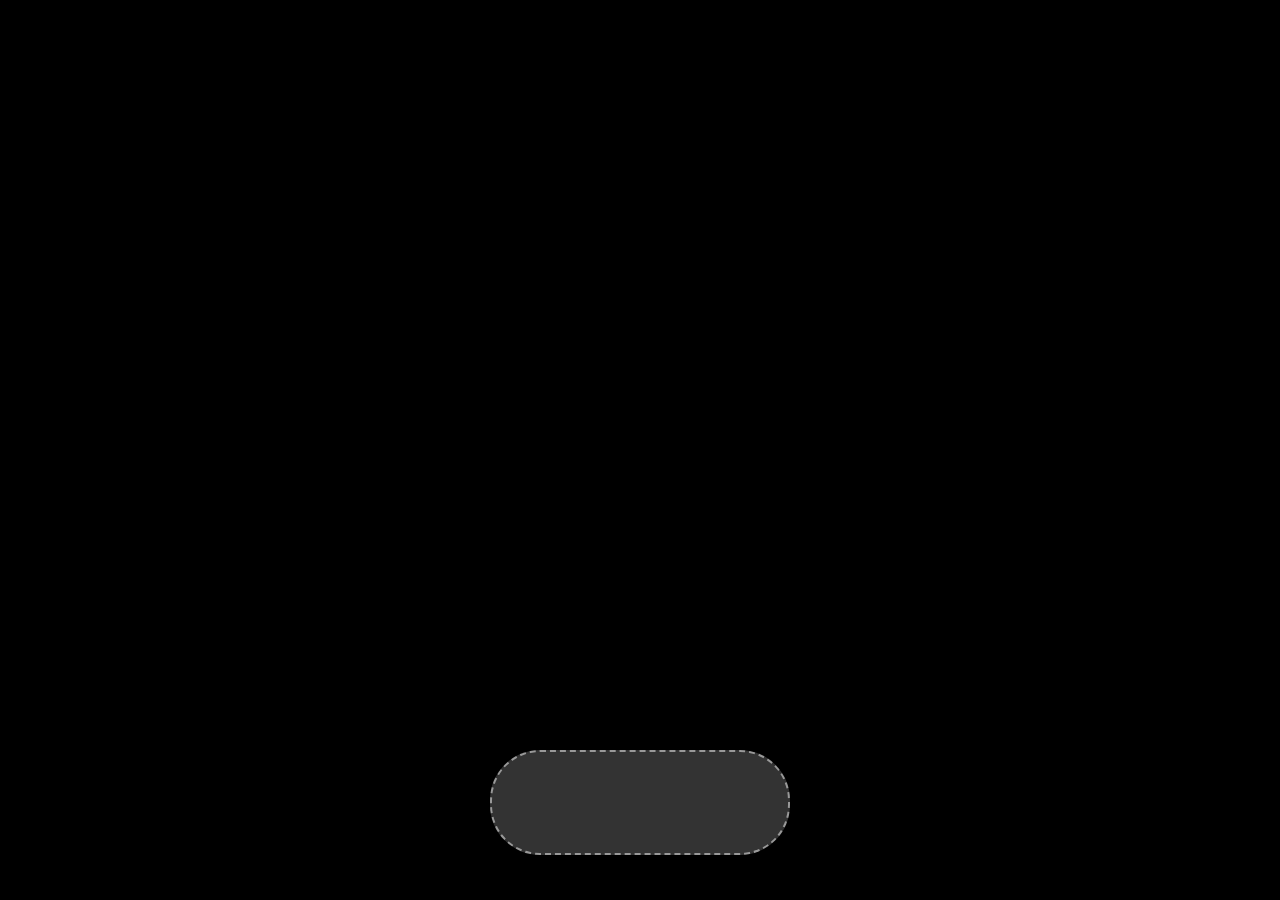
<file: index.html>
<!DOCTYPE html>
<html lang="en">
<head>
    <meta charset="UTF-8">
    <meta name="viewport" content="width=device-width, initial-scale=1.0">
    <title>Shape Eby - Mari Belajar Bentuk! 🎨</title>
    <link rel="icon" type="image/png" href="assets/images/shapes.png">
    <link rel="stylesheet" href="css/style.css">
</head>
<body>
    <div class="video-container">
        <video autoplay muted loop playsinline id="bg-video">
            <source src="assets/videos/vmake.mp4">
            Your browser does not support the video tag.
        </video>
    </div>
    <!-- This is the clickable area that sits over the video button -->
    <a href="next.html" id="video-button-link" title="Go to Next Page"></a>

    <!-- Intro Audio -->
    <audio id="index-audio" src="assets/audio/index audio.ogg"></audio>

    <!-- Background Music -->
    <audio id="bg-music" loop src="assets/audio/bckgrnd music.mp3"></audio>
    <script>
        const bgMusic = document.getElementById('bg-music');
        const indexAudio = document.getElementById('index-audio');
        
        bgMusic.volume = 0.3;
        
        const savedTime = localStorage.getItem('bgMusicTime');
        if (savedTime) bgMusic.currentTime = parseFloat(savedTime);
        
        const playWelcome = () => {
            // Play index audio first
            indexAudio.play().catch(() => {});
            // Play background music
            bgMusic.play().catch(() => {
                // If blocked, wait for first click to play both
                const startAll = () => {
                    indexAudio.play();
                    bgMusic.play();
                };
                document.addEventListener('click', startAll, { once: true });
            });
        };

        window.addEventListener('load', playWelcome);

        setInterval(() => { localStorage.setItem('bgMusicTime', bgMusic.currentTime); }, 1000);

        // Hover sound for all interactive elements
        const hoverSound = document.createElement('audio');
        hoverSound.id = 'hover-sound';
        hoverSound.src = 'assets/audio/catch correct.mp3';
        document.body.appendChild(hoverSound);

        document.querySelectorAll('button, a, .mission-card').forEach(el => {
            el.addEventListener('mouseenter', () => {
                hoverSound.currentTime = 0;
                hoverSound.play().catch(() => {});
            });
        });
    </script>
</body>
</html>
</file>
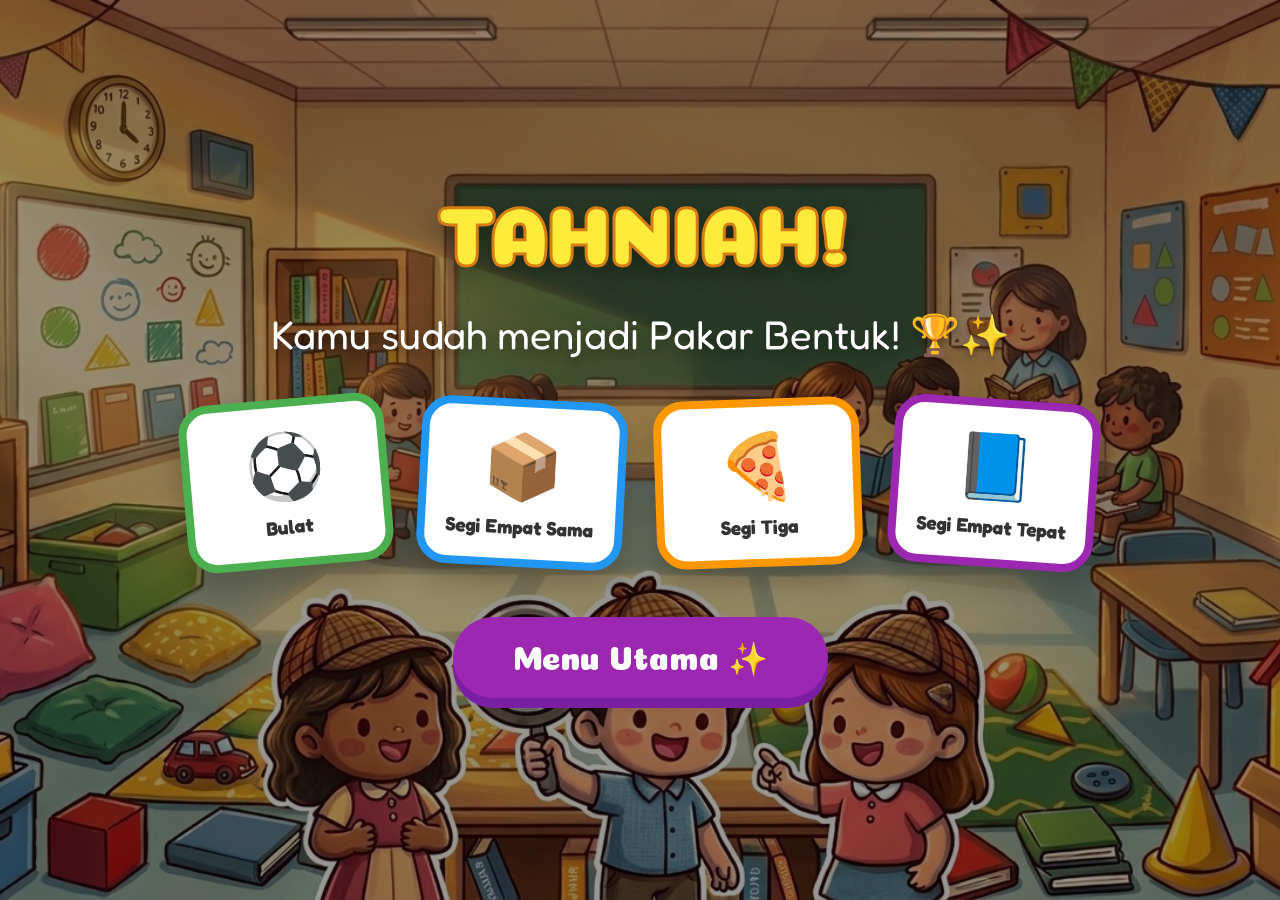
<file: final-celebration.html>
<!DOCTYPE html>
<html lang="en">

<head>
    <meta charset="UTF-8">
    <meta name="viewport" content="width=device-width, initial-scale=1.0">
    <title>Tahniah! - Shape Eby 🎈</title>
    <link rel="icon" type="image/png" href="assets/images/shapes.png">
    <link rel="preconnect" href="https://fonts.googleapis.com">
    <link rel="preconnect" href="https://fonts.gstatic.com" crossorigin>
    <link href="https://fonts.googleapis.com/css2?family=Fredoka:wght@300..700&family=Coiny&display=swap" rel="stylesheet">
    <style>
        body {
            margin: 0;
            padding: 0;
            width: 100vw;
            height: 100vh;
            background-image: url('assets/images/page 4.png');
            background-size: cover;
            background-position: center;
            background-repeat: no-repeat;
            display: flex;
            flex-direction: column;
            justify-content: center;
            align-items: center;
            overflow: hidden;
            font-family: 'Fredoka', sans-serif;
            text-align: center;
            color: white;
        }

        .overlay {
            background: rgba(0, 0, 0, 0.4);
            position: absolute;
            top: 0;
            left: 0;
            width: 100%;
            height: 100%;
            z-index: 1;
        }

        .content {
            position: relative;
            z-index: 10;
            display: flex;
            flex-direction: column;
            align-items: center;
            animation: popUp 0.8s cubic-bezier(0.175, 0.885, 0.32, 1.275);
        }

        h1 {
            font-family: 'Coiny', cursive;
            font-size: 5rem;
            margin: 0;
            text-shadow: 0 10px 20px rgba(0,0,0,0.3);
            color: #FFEB3B;
            -webkit-text-stroke: 3px #D77D14;
        }

        .subtitle {
            font-size: 2.5rem;
            margin-bottom: 40px;
            text-shadow: 0 5px 10px rgba(0,0,0,0.3);
        }

        .shapes-grid {
            display: grid;
            grid-template-columns: repeat(4, 1fr);
            gap: 30px;
            margin-bottom: 50px;
        }

        .shape-card {
            background: white;
            padding: 20px;
            border-radius: 30px;
            border: 8px solid #FF4081;
            box-shadow: 0 15px 30px rgba(0,0,0,0.2);
            transform: rotate(var(--rot));
            transition: transform 0.3s;
        }

        .shape-card:hover {
            transform: scale(1.1) rotate(0deg);
        }

        .shape-icon {
            font-size: 4rem;
            margin-bottom: 10px;
        }

        .shape-name {
            color: #333;
            font-weight: bold;
            font-size: 1.2rem;
        }

        .btn-replay {
            background: #4CAF50;
            color: white;
            border: none;
            padding: 20px 60px;
            border-radius: 50px;
            font-size: 2rem;
            font-family: 'Coiny', cursive;
            cursor: pointer;
            transition: transform 0.2s, box-shadow 0.2s;
            box-shadow: 0 10px 0 #2E7D32;
            text-decoration: none;
        }

        .btn-replay:hover {
            transform: translateY(-5px);
            box-shadow: 0 15px 0 #2E7D32;
        }

        .btn-replay:active {
            transform: translateY(3px);
            box-shadow: 0 5px 0 #2E7D32;
        }

        /* Confetti Animation */
        .confetti {
            position: absolute;
            width: 15px;
            height: 15px;
            background: gold;
            top: -20px;
            z-index: 5;
            animation: fall var(--dur) linear infinite;
        }

        @keyframes fall {
            to {
                transform: translateY(110vh) rotate(360deg);
            }
        }

        @keyframes popUp {
            from { transform: scale(0.5); opacity: 0; }
            to { transform: scale(1); opacity: 1; }
        }
    </style>
</head>

<body>
    <div class="overlay"></div>

    <div class="content">
        <h1>TAHNIAH!</h1>
        <p class="subtitle">Kamu sudah menjadi Pakar Bentuk! 🏆✨</p>

        <div class="shapes-grid">
            <div class="shape-card" style="--rot: -5deg; border-color: #4CAF50;">
                <div class="shape-icon">⚽</div>
                <div class="shape-name">Bulat</div>
            </div>
            <div class="shape-card" style="--rot: 3deg; border-color: #2196F3;">
                <div class="shape-icon">📦</div>
                <div class="shape-name">Segi Empat Sama</div>
            </div>
            <div class="shape-card" style="--rot: -2deg; border-color: #FF9800;">
                <div class="shape-icon">🍕</div>
                <div class="shape-name">Segi Tiga</div>
            </div>
            <div class="shape-card" style="--rot: 4deg; border-color: #9C27B0;">
                <div class="shape-icon">📘</div>
                <div class="shape-name">Segi Empat Tepat</div>
            </div>
        </div>

        <a href="next.html" class="btn-replay" style="background: #9C27B0; box-shadow: 0 10px 0 #7B1FA2; margin-bottom: 20px;">Menu Utama ✨</a>

    </div>

    <!-- Celebration Audio -->
    <audio id="yay-sound" src="assets/audio/yayyy-sound.mp3"></audio>

    <!-- Generate Confetti -->
    <script>
        window.addEventListener('load', () => {
            const sound = document.getElementById('sound-yay');
            sound.play().catch(() => {
                // Ignore auto-play block, it might play if they navigated from missions
            });
        });

        const colors = ['#FF4081', '#FFEB3B', '#4CAF50', '#2196F3', '#9C27B0'];
        for (let i = 0; i < 50; i++) {
            const confetti = document.createElement('div');
            confetti.className = 'confetti';
            confetti.style.left = Math.random() * 100 + 'vw';
            confetti.style.backgroundColor = colors[Math.floor(Math.random() * colors.length)];
            confetti.style.setProperty('--dur', (3 + Math.random() * 5) + 's');
            confetti.style.opacity = Math.random();
            document.body.appendChild(confetti);
        }
    </script>
    <!-- Background Music -->
    <audio id="bg-music" loop src="assets/audio/bckgrnd music.mp3"></audio>
    <script>
        const bgMusic = document.getElementById('bg-music');
        bgMusic.volume = 0.3;
        const savedTime = localStorage.getItem('bgMusicTime');
        if (savedTime) bgMusic.currentTime = parseFloat(savedTime);
        const playMusic = () => {
            bgMusic.play().catch(() => {
                document.addEventListener('click', () => bgMusic.play(), { once: true });
            });
        };
        playMusic();
        setInterval(() => { localStorage.setItem('bgMusicTime', bgMusic.currentTime); }, 1000);

        // Hover sound for all interactive elements
        const hoverSound = document.createElement('audio');
        hoverSound.id = 'hover-sound';
        hoverSound.src = 'assets/audio/catch correct.mp3';
        document.body.appendChild(hoverSound);

        document.querySelectorAll('button, a, .shape-card').forEach(el => {
            el.addEventListener('mouseenter', () => {
                hoverSound.currentTime = 0;
                hoverSound.play().catch(() => {});
            });
        });
    </script>
</body>

</html>
</file>
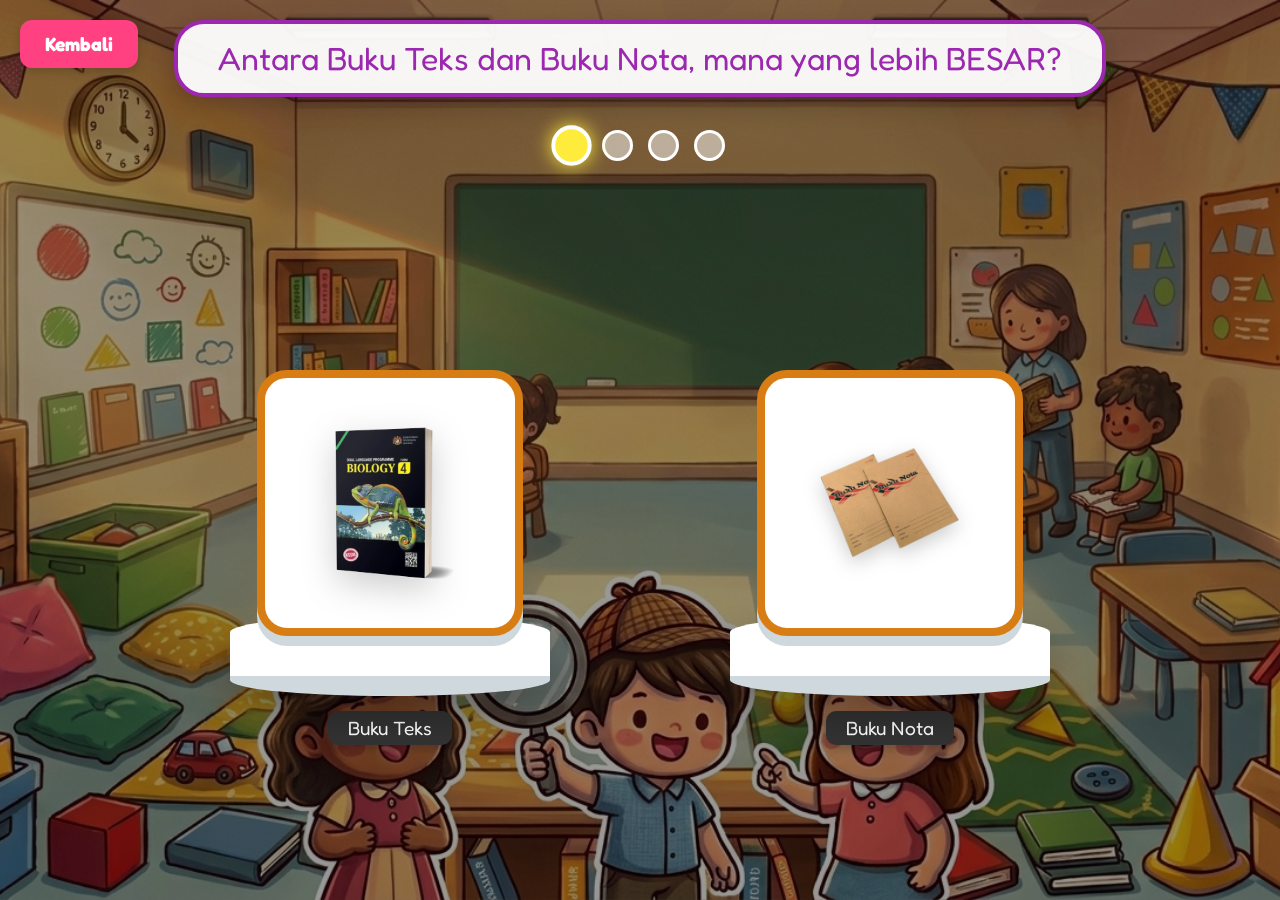
<file: makmal-saiz.html>
<!DOCTYPE html>
<html lang="en">

<head>
    <meta charset="UTF-8">
    <meta name="viewport" content="width=device-width, initial-scale=1.0">
    <title>Makmal Saiz - Shape Eby! 🕵️‍♂️</title>
    <link rel="icon" type="image/png" href="assets/images/shapes.png">
    <link rel="preconnect" href="https://fonts.googleapis.com">
    <link rel="preconnect" href="https://fonts.gstatic.com" crossorigin>
    <link href="https://fonts.googleapis.com/css2?family=Fredoka:wght@300..700&family=Coiny&family=Open+Sans:wght@300..800&display=swap" rel="stylesheet">
    <style>
        body {
            margin: 0;
            padding: 0;
            width: 100vw;
            height: 100vh;
            background-image: url('assets/images/page 4.png');
            background-size: cover;
            background-position: center;
            background-repeat: no-repeat;
            display: flex;
            flex-direction: column;
            justify-content: center;
            align-items: center;
            overflow: hidden;
            font-family: 'Fredoka', sans-serif;
            color: white;
        }

        .overlay-bg {
            position: fixed;
            top: 0;
            left: 0;
            width: 100%;
            height: 100%;
            background: rgba(0, 0, 0, 0.4);
            z-index: 1;
            pointer-events: none;
        }

        .header {
            position: absolute;
            top: 20px;
            width: 100%;
            display: flex;
            justify-content: center;
            align-items: center;
            z-index: 10;
        }

        .back-button {
            position: absolute;
            top: 20px;
            left: 20px;
            text-decoration: none;
            color: white;
            padding: 12px 25px;
            border-radius: 12px;
            font-size: 1.2rem;
            font-weight: bold;
            background: #ff4081;
            box-shadow: 0 4px 10px rgba(0, 0, 0, 0.15);
            transition: transform 0.2s;
            z-index: 20;
        }

        .back-button:hover {
            transform: translateY(-3px) scale(1.05);
        }

        .instruction-tag {
            background: rgba(255, 255, 255, 0.95);
            padding: 15px 40px;
            border-radius: 30px;
            box-shadow: 0 8px 25px rgba(0, 0, 0, 0.2);
            color: #9C27B0;
            font-size: 2rem;
            border: 4px solid #9C27B0;
            text-align: center;
            animation: bounceIn 0.8s cubic-bezier(0.175, 0.885, 0.32, 1.275);
        }

        .progress-container {
            position: absolute;
            top: 130px;
            display: flex;
            gap: 15px;
            z-index: 10;
        }

        .progress-dot {
            width: 25px;
            height: 25px;
            background: rgba(255, 255, 255, 0.5);
            border-radius: 50%;
            border: 3px solid white;
            transition: all 0.3s ease;
        }

        .progress-dot.active {
            background: #FFEB3B;
            transform: scale(1.3);
            box-shadow: 0 0 15px #FFEB3B;
        }

        .progress-dot.completed {
            background: #4CAF50;
        }

        .game-area {
            display: flex;
            justify-content: space-around;
            align-items: flex-end;
            width: 80%;
            max-width: 1000px;
            height: 60%;
            margin-top: 50px;
            z-index: 5;
        }

        .option-container {
            display: flex;
            flex-direction: column;
            align-items: center;
            cursor: pointer;
            transition: transform 0.3s cubic-bezier(0.175, 0.885, 0.32, 1.275);
            position: relative;
        }

        .option-container:hover {
            transform: scale(1.05);
        }

        .option-container:active {
            transform: scale(0.95);
        }

        .pedestal {
            width: 320px;
            height: 60px;
            background: #ffffff;
            border-radius: 50% / 20%;
            border-bottom: 20px solid #cfd8dc;
            box-shadow: 0 20px 40px rgba(0,0,0,0.3);
            display: flex;
            justify-content: center;
            align-items: center;
            position: relative;
        }

        .item-box {
            width: 250px;
            height: 250px;
            background: #ffffff;
            border: 8px solid #D77D14;
            border-radius: 30px;
            display: flex;
            justify-content: center;
            align-items: center;
            position: absolute;
            bottom: 40px;
            box-shadow: 0 10px 0 #cfd8dc;
            transition: transform 0.3s;
        }

        .item {
            font-size: 180px;
            filter: drop-shadow(0 10px 15px rgba(0,0,0,0.2));
            transition: all 0.5s ease;
            z-index: 2;
            display: flex;
            justify-content: center;
            align-items: center;
        }

        .item img {
            max-width: 90%;
            max-height: 90%;
            object-fit: contain;
        }

        .item.small {
            transform: scale(0.65);
        }

        .item.medium {
            transform: scale(0.9);
        }

        .item.large {
            transform: scale(1.15);
        }

        .label-tag {
            background: #333;
            color: white;
            padding: 5px 20px;
            border-radius: 10px;
            font-size: 1.2rem;
            margin-top: 15px;
            box-shadow: 0 5px 10px rgba(0,0,0,0.2);
        }

        /* Learning Popup */
        .learning-popup-overlay {
            position: fixed;
            top: 0;
            left: 0;
            width: 100vw;
            height: 100vh;
            background: rgba(0, 0, 0, 0.8);
            backdrop-filter: blur(8px);
            display: none;
            justify-content: center;
            align-items: center;
            z-index: 2000;
        }

        .learning-popup {
            background: white;
            padding: 40px;
            border-radius: 40px;
            border: 10px solid #9C27B0;
            width: 80%;
            max-width: 600px;
            text-align: center;
            box-shadow: 0 20px 50px rgba(0,0,0,0.5);
            animation: popUp 0.6s cubic-bezier(0.175, 0.885, 0.32, 1.275);
            color: #333;
        }

        .learning-popup h2 {
            color: #9C27B0;
            font-size: 3.5rem;
            margin: 0 0 20px 0;
            font-family: 'Coiny', cursive;
        }

        .btn-continue {
            background: #4CAF50;
            color: white;
            border: none;
            padding: 15px 50px;
            border-radius: 30px;
            font-size: 2rem;
            font-family: 'Coiny', cursive;
            cursor: pointer;
            box-shadow: 0 8px 0 #2E7D32;
            margin-top: 30px;
        }

        @keyframes bounceIn {
            0% { transform: scale(0.3); opacity: 0; }
            50% { transform: scale(1.05); opacity: 1; }
            70% { transform: scale(0.9); }
            100% { transform: scale(1); }
        }

        @keyframes popUp {
            from { transform: scale(0.5) translateY(100px); opacity: 0; }
            to { transform: scale(1) translateY(0); opacity: 1; }
        }

        .feedback-overlay {
            position: fixed;
            top: 0;
            left: 0;
            width: 100%;
            height: 100%;
            pointer-events: none;
            z-index: 100;
            display: flex;
            justify-content: center;
            align-items: center;
            font-size: 10rem;
            opacity: 0;
            transition: all 0.3s;
        }

        .feedback-overlay.show {
            opacity: 1;
            transform: scale(1.2);
        }
    </style>
</head>

<body>
    <div class="overlay-bg"></div>
    <a href="final-celebration.html" class="back-button">Kembali</a>

    <div class="header">
        <div class="instruction-tag" id="question-text">Pilih item yang BESAR!</div>
    </div>

    <div class="progress-container">
        <div class="progress-dot active"></div>
        <div class="progress-dot"></div>
        <div class="progress-dot"></div>
        <div class="progress-dot"></div>
    </div>

    <div class="game-area">
        <div class="option-container" id="option-1" onclick="checkAnswer(0)">
            <div class="pedestal">
                <div class="item-box">
                    <div class="item" id="item-1">📚</div>
                </div>
            </div>
            <div class="label-tag" id="label-1">Buku Teks</div>
        </div>
        <div class="option-container" id="option-2" onclick="checkAnswer(1)">
            <div class="pedestal">
                <div class="item-box">
                    <div class="item" id="item-2">📔</div>
                </div>
            </div>
            <div class="label-tag" id="label-2">Buku Nota</div>
        </div>
    </div>

    <div class="feedback-overlay" id="feedback-overlay">✅</div>

    <!-- Audio Feedback -->
    <audio id="sound-correct" src="assets/audio/catch correct.mp3"></audio>
    <audio id="sound-wrong" src="assets/audio/wrong catch.mp3"></audio>
    <audio id="sound-yay" src="assets/audio/yayyy-sound.mp3"></audio>

    <!-- Mission 2 Voice Overs -->
    <audio id="vo-buku" src="assets/audio/misi 2/buku teks.ogg"></audio>
    <audio id="vo-pembaris" src="assets/audio/misi 2/pembaris.ogg"></audio>
    <audio id="vo-kerusi" src="assets/audio/misi 2/kerusi.ogg"></audio>
    <audio id="vo-meja" src="assets/audio/misi 2/meja.ogg"></audio>
    <audio id="vo-tahniah" src="assets/audio/misi 2/tahniah.ogg"></audio>

    <div class="learning-popup-overlay" id="victory-popup">
        <div class="learning-popup">
            <h2>TAHNIAH!</h2>
            <p style="font-size: 1.5rem;">Kamu sudah menguasai kemahiran membezakan saiz di Makmal Saiz! 🧪🔍🏆</p>
            <div style="font-size: 4rem; margin: 20px 0;">📏📏</div>
            <p style="font-size: 1.2rem; font-family: 'Open Sans', sans-serif;">Ingat! Saiz membantu kita mengenali benda di sekeliling kita dengan lebih tepat.</p>
            <button class="btn-continue" onclick="window.location.href='next.html'">Selesai! ✨</button>
        </div>
    </div>

    <script>
        const questions = [
            {
                text: "Antara Buku Teks dan Buku Nota, mana yang lebih BESAR?",
                audioId: "vo-buku",
                options: [
                    { content: "assets/images/textbook.webp", label: "Buku Teks", size: "large", type: "img", correct: true },
                    { content: "assets/images/buku nota.png", label: "Buku Nota", size: "small", type: "img", correct: false }
                ]
            },
            {
                text: "Antara dua pembaris ini, mana yang lebih KECIL / PENDEK?",
                audioId: "vo-pembaris",
                options: [
                    { content: "assets/images/pembaris plastik.png", label: "Pembaris Plastik", size: "large", type: "img", correct: true },
                    { content: "assets/images/pembaris kayu.png", label: "Pembaris Kayu", size: "small", type: "img", correct: false }
                ]
            },
            {
                text: "Antara dua kerusi ini, mana yang lebih BESAR?",
                audioId: "vo-kerusi",
                options: [
                    { content: "assets/images/kerusi kayu.png", label: "Kerusi Kayu", size: "medium", type: "img", correct: true },
                    { content: "assets/images/kerusi plastik.png", label: "Kerusi Plastik", size: "small", type: "img", correct: false }
                ]
            },
            {
                text: "Antara dua meja ini, mana yang lebih LUAS / BESAR?",
                audioId: "vo-meja",
                options: [
                    { content: "assets/images/meja kayu.png", label: "Meja Kayu", size: "medium", type: "img", correct: true },
                    { content: "assets/images/meja plastik.png", label: "Meja Lipat", size: "small", type: "img", correct: false }
                ]
            }
        ];

        let currentQuestion = 0;
        let canClick = true;

        const soundCorrect = document.getElementById('sound-correct');
        const soundWrong = document.getElementById('sound-wrong');
        const soundYay = document.getElementById('sound-yay');
        const feedback = document.getElementById('feedback-overlay');
        const dots = document.querySelectorAll('.progress-dot');

        function updateQuestion() {
            const q = questions[currentQuestion];
            document.getElementById('question-text').innerHTML = q.text;
            
            // Randomize left/right
            const isSwapped = Math.random() > 0.5;
            const opt1 = isSwapped ? q.options[1] : q.options[0];
            const opt2 = isSwapped ? q.options[0] : q.options[1];

            // Render Option 1
            const item1 = document.getElementById('item-1');
            if (opt1.type === "img") {
                item1.innerHTML = `<img src="${opt1.content}">`;
            } else {
                item1.innerHTML = opt1.emoji;
            }
            item1.className = 'item ' + opt1.size;
            document.getElementById('label-1').innerHTML = opt1.label;
            document.getElementById('option-1').setAttribute('onclick', `checkAnswer(${isSwapped ? 1 : 0})`);

            // Render Option 2
            const item2 = document.getElementById('item-2');
            if (opt2.type === "img") {
                item2.innerHTML = `<img src="${opt2.content}">`;
            } else {
                item2.innerHTML = opt2.emoji;
            }
            item2.className = 'item ' + opt2.size;
            document.getElementById('label-2').innerHTML = opt2.label;
            document.getElementById('option-2').setAttribute('onclick', `checkAnswer(${isSwapped ? 0 : 1})`);
            
            dots.forEach((dot, index) => {
                dot.className = 'progress-dot' + (index < currentQuestion ? ' completed' : (index === currentQuestion ? ' active' : ''));
            });

            // Play Question Audio
            if (q.audioId) {
                const audio = document.getElementById(q.audioId);
                audio.play().catch(() => {});
            }
        }

        function checkAnswer(index) {
            if (!canClick) return;
            canClick = false;

            const isCorrect = questions[currentQuestion].options[index].correct;

            if (isCorrect) {
                soundCorrect.play();
                feedback.innerHTML = "✅";
                feedback.classList.add('show');
                
                setTimeout(() => {
                    feedback.classList.remove('show');
                    currentQuestion++;
                    if (currentQuestion < questions.length) {
                        updateQuestion();
                        canClick = true;
                    } else {
                        winGame();
                    }
                }, 1000);
            } else {
                soundWrong.play();
                feedback.innerHTML = "❌";
                feedback.classList.add('show');
                
                const container = index === 0 ? document.getElementById('option-1') : document.getElementById('option-2');
                container.style.animation = 'shake 0.5s';
                
                setTimeout(() => {
                    feedback.classList.remove('show');
                    container.style.animation = '';
                    canClick = true;
                }, 1000);
            }
        }

        function winGame() {
            soundYay.play();
            const voTahniah = document.getElementById('vo-tahniah');
            
            // Play Tahniah voice-over ONLY after the initial "Yay" sound effect ends
            soundYay.onended = () => {
                voTahniah.play().catch(() => {});
            };
            
            dots[3].className = 'progress-dot completed';
            setTimeout(() => {
                document.getElementById('victory-popup').style.display = 'flex';
            }, 500);
        }

        // Add shake animation dynamic
        const style = document.createElement('style');
        style.innerHTML = `
            @keyframes shake {
                0%, 100% { transform: translateX(0); }
                25% { transform: translateX(-10px); }
                75% { transform: translateX(10px); }
            }
        `;
        document.head.appendChild(style);

        window.onload = updateQuestion;
    </script>
    <!-- Background Music -->
    <audio id="bg-music" loop src="assets/audio/bckgrnd music.mp3"></audio>
    <script>
        const bgMusic = document.getElementById('bg-music');
        bgMusic.volume = 0.3;
        const savedTime = localStorage.getItem('bgMusicTime');
        if (savedTime) bgMusic.currentTime = parseFloat(savedTime);
        const playMusic = () => {
            bgMusic.play().catch(() => {
                document.addEventListener('click', () => bgMusic.play(), { once: true });
            });
        };
        playMusic();
        setInterval(() => { localStorage.setItem('bgMusicTime', bgMusic.currentTime); }, 1000);

        // Hover sound for all interactive elements
        const hoverSound = document.createElement('audio');
        hoverSound.id = 'hover-sound';
        hoverSound.src = 'assets/audio/catch correct.mp3';
        document.body.appendChild(hoverSound);

        document.querySelectorAll('button, a, .mission-card, .option-card').forEach(el => {
            el.addEventListener('mouseenter', () => {
                hoverSound.currentTime = 0;
                hoverSound.play().catch(() => {});
            });
        });
    </script>
</body>

</html>
</file>
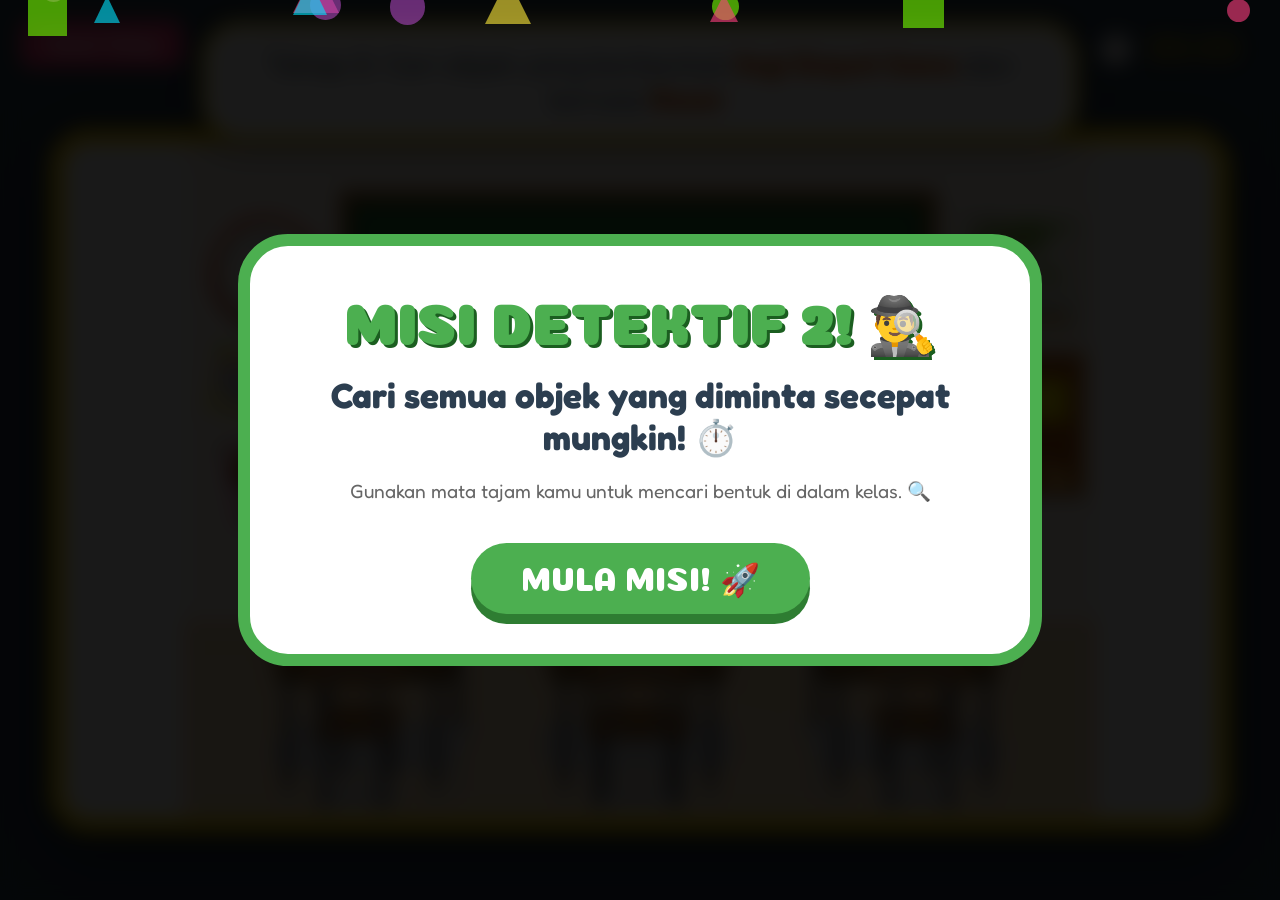
<file: master-detektif-2.html>
<!DOCTYPE html>
<html lang="en">

<head>
    <meta charset="UTF-8">
    <meta name="viewport" content="width=device-width, initial-scale=1.0">
    <title>Master Detektif 2 - Shape Eby! 🕵️‍♂️</title>
    <link rel="icon" type="image/png" href="assets/images/shapes.png">
    <link rel="preconnect" href="https://fonts.googleapis.com">
    <link rel="preconnect" href="https://fonts.gstatic.com" crossorigin>
    <link
        href="https://fonts.googleapis.com/css2?family=Fredoka:wght@300..700&family=Coiny&family=Open+Sans:wght@300..800&display=swap"
        rel="stylesheet">
    <style>
        body {
            margin: 0;
            padding: 0;
            width: 100vw;
            height: 100vh;
            background: #2c3e50;
            display: flex;
            flex-direction: column;
            justify-content: center;
            align-items: center;
            overflow: hidden;
            font-family: 'Fredoka', sans-serif;
            color: white;
        }

        .back-button {
            position: absolute;
            top: 20px;
            left: 20px;
            text-decoration: none;
            color: white;
            padding: 12px 25px;
            border-radius: 12px;
            font-size: 1.2rem;
            font-weight: bold;
            background: #ff4081;
            box-shadow: 0 4px 10px rgba(0, 0, 0, 0.15);
            transition: transform 0.2s;
            z-index: 100;
        }

        .back-button:hover {
            transform: translateY(-3px) scale(1.05);
        }

        .timer-container {
            position: absolute;
            top: 25px;
            right: 40px;
            font-size: 2.2rem;
            color: #FFD700;
            display: flex;
            align-items: center;
            gap: 10px;
            z-index: 100;
            text-shadow: 2px 2px 4px rgba(0,0,0,0.5);
        }

        .header {
            position: absolute;
            top: 20px;
            width: 100%;
            display: flex;
            justify-content: center;
            align-items: center;
            z-index: 90;
        }

        .instruction-tag {
            background: #ffffff;
            padding: 20px 50px;
            border-radius: 40px;
            box-shadow: 0 10px 30px rgba(0, 0, 0, 0.3);
            color: #2c3e50;
            font-size: 1.8rem;
            border: 6px solid #FFD700;
            text-align: center;
            max-width: 60%;
            animation: slideDown 0.8s cubic-bezier(0.175, 0.885, 0.32, 1.275);
        }

        .instruction-tag span {
            color: #d35400;
            font-weight: bold;
        }

        .game-wrapper {
            position: relative;
            width: 90vw;
            height: 75vh;
            display: flex;
            justify-content: center;
            align-items: center;
            background: white;
            border-radius: 40px;
            border: 15px solid #FFD700;
            box-shadow: 0 20px 60px rgba(0, 0, 0, 0.5);
            overflow: hidden;
            margin-top: 60px;
        }

        .scene-svg {
            width: 100%;
            height: 100%;
            object-fit: contain;
            pointer-events: none;
        }

        .correct-circle {
            position: absolute;
            width: 100px;
            height: 100px;
            border: 10px solid #4CAF50;
            border-radius: 50%;
            pointer-events: none;
            opacity: 0;
            transform: translate(-50%, -50%) scale(0.5);
            z-index: 20;
            transition: all 0.5s cubic-bezier(0.175, 0.885, 0.32, 1.275);
        }

        .correct-circle.show {
            opacity: 1;
            transform: translate(-50%, -50%) scale(1.5);
        }

        /* Leaderboard Popup */
        .popup-overlay {
            position: fixed;
            top: 0;
            left: 0;
            width: 100vw;
            height: 100vh;
            background: rgba(0, 0, 0, 0.9);
            backdrop-filter: blur(10px);
            display: none;
            justify-content: center;
            align-items: center;
            z-index: 2000;
        }

        .popup {
            background: white;
            padding: 40px;
            border-radius: 50px;
            border: 12px solid #FF9800;
            width: 90%;
            max-width: 700px;
            text-align: center;
            color: #333;
            animation: popUp 0.6s cubic-bezier(0.175, 0.885, 0.32, 1.275);
        }

        .popup h2 {
            color: #FF9800;
            font-size: 3.5rem;
            margin: 0;
            font-family: 'Coiny', cursive;
            text-shadow: 3px 3px 0 #d35400;
        }

        .score-display {
            font-size: 2.2rem;
            margin: 15px 0;
            color: #2c3e50;
            font-weight: bold;
        }

        .leaderboard {
            background: #f8f9fa;
            border-radius: 30px;
            padding: 20px;
            margin: 20px 0;
            text-align: left;
        }

        .leaderboard-item {
            display: flex;
            justify-content: space-between;
            padding: 8px 20px;
            border-bottom: 2px dashed #ddd;
            font-size: 1.3rem;
        }

        .leaderboard-item:last-child {
            border-bottom: none;
        }

        .btn-finish {
            background: #4CAF50;
            color: white;
            border: none;
            padding: 15px 50px;
            border-radius: 40px;
            font-size: 2rem;
            font-family: 'Coiny', cursive;
            cursor: pointer;
            box-shadow: 0 10px 0 #2E7D32;
            margin-top: 10px;
        }

        /* Shape Rain */
        .shape-rain {
            position: absolute;
            top: 0;
            left: 0;
            width: 100%;
            height: 100%;
            pointer-events: none;
            z-index: -1;
            overflow: hidden;
        }

        .falling-shape {
            position: absolute;
            opacity: 0.6;
            animation: fall linear infinite;
        }

        @keyframes fall {
            from { transform: translateY(-100px) rotate(0deg); }
            to { transform: translateY(110vh) rotate(360deg); }
        }

        @keyframes slideDown {
            from {
                transform: translateY(-100px);
                opacity: 0;
            }

            to {
                transform: translateY(0);
                opacity: 1;
            }
        }

        @keyframes popUp {
            from {
                transform: scale(0.5);
                opacity: 0;
            }

            to {
                transform: scale(1);
                opacity: 1;
            }
        }

        @keyframes shake {

            0%,
            100% {
                transform: translateX(0);
            }

            25% {
                transform: translateX(-10px);
            }

            75% {
                transform: translateX(10px);
            }
        }

        #incorrect-feedback {
            position: fixed;
            top: 50%;
            left: 50%;
            transform: translate(-50%, -50%);
            font-size: 15rem;
            z-index: 1000;
            display: none;
            pointer-events: none;
        }
    </style>
</head>

<body>
    <a href="master-detektif.html" class="back-button">Tamat Tahap</a>

    <div class="timer-container">
        <span>⏱️</span>
        <span id="timer-text">00:00</span>
    </div>

    <div class="header">
        <div class="instruction-tag" id="instruction">
            Tahap 2: Cari objek yang berbentuk <span id="target-shape">Segi Empat Sama</span> dan bersaiz <span
                id="target-size">Besar</span>.
        </div>
    </div>

    <div class="game-wrapper" id="game-container">
        <!-- SVG will be injected here -->
        <div class="correct-circle" id="circle-highlight"></div>
    </div>

    <div id="incorrect-feedback">❌</div>

    <!-- Start Popup -->
    <div class="popup-overlay" id="start-popup" style="display: flex;">
        <div class="shape-rain" id="start-rain"></div>
        <div class="popup" style="border-color: #4CAF50;">
            <h2 style="color: #4CAF50; text-shadow: 3px 3px 0 #1B5E20;">MISI DETEKTIF 2! 🕵️‍♂️</h2>
            <div class="score-display">Cari semua objek yang diminta secepat mungkin! ⏱️</div>
            <p style="font-size: 1.2rem; color: #666; margin-bottom: 30px;">
               Gunakan mata tajam kamu untuk mencari bentuk di dalam kelas. 🔍
            </p>
            <button class="btn-finish" onclick="startGame()">MULA MISI! 🚀</button>
        </div>
    </div>

    <!-- Audio -->
    <audio id="sound-correct" src="assets/audio/correct click element.mp3"></audio>
    <audio id="sound-wrong" src="assets/audio/wrong catch.mp3"></audio>
    <audio id="sound-victory" src="assets/audio/yayyy-sound.mp3"></audio>

    <!-- Misi 3 Voice Overs -->
    <audio id="vo-level2" src="assets/audio/misi 3/level 2.ogg"></audio>
    <audio id="vo-bulat-besar" src="assets/audio/misi 3/bulat besar.ogg"></audio>
    <audio id="vo-bulat-kecil" src="assets/audio/misi 3/bulat kecil.ogg"></audio>
    <audio id="vo-segi-empat-sama-besar" src="assets/audio/misi 3/segi empat sama besar.ogg"></audio>
    <audio id="vo-segi-empat-sama-kecil" src="assets/audio/misi 3/segi empat sama kecil.ogg"></audio>
    <audio id="vo-segi-empat-tepat-besar" src="assets/audio/misi 3/segi empat tepat besar.ogg"></audio>
    <audio id="vo-segi-empat-tepat-kecil" src="assets/audio/misi 3/segi empat tepat kecil.ogg"></audio>
    <audio id="vo-segi-tiga-kecil" src="assets/audio/misi 3/segi tiga kecil.ogg"></audio>

    <!-- Victory Popup -->
    <div class="popup-overlay" id="victory-popup">
        <div class="popup">
            <h2>MASTER TAHAP 2! 🏆</h2>
            <div class="score-display">Masa Kamu: <span id="final-time">00:00</span></div>
            <div class="leaderboard">
                <div
                    style="font-weight: bold; font-size: 1.5rem; margin-bottom: 10px; color: #d35400; text-align: center;">
                    🏆 TOP 5 MASTER DETEKTIF TAHAP 2</div>
                <div id="leaderboard-list"></div>
            </div>
            <button class="btn-finish" onclick="window.location.href='master-detektif-3.html'">TERUSKAN! 🚀</button>
        </div>
    </div>

    <script>
        const rounds = [
            { id: "big_square", selector: "#Layer_1 > g > g:nth-child(1) > g > g:nth-child(14)", shape: "Segi Empat Sama", size: "Besar" },
            { id: "big_round", selector: "#Layer_1 > g > g:nth-child(1) > g > g:nth-child(8)", shape: "Bulat", size: "Besar" },
            { id: "big_rectangle", selector: "#Layer_1 > g > g:nth-child(1) > g > g:nth-child(7)", shape: "Segi Empat Tepat", size: "Besar" },
            { id: "small_square", selector: "#Layer_1 > g > g:nth-child(3)", shape: "Segi Empat Sama", size: "Kecil" }
        ];

        let currentRound = 0;
        let canClick = true;
        let startTime = null;
        let timerInterval = null;
        let elapsedMilliseconds = 0;

        function initRain() {
            const container = document.getElementById('start-rain');
            const colors = ['#ff4081', '#ffeb3b', '#00e5ff', '#76ff03', '#ab47bc'];
            const shapes = ['circle', 'square', 'triangle'];
            
            for (let i = 0; i < 20; i++) {
                const shape = document.createElement('div');
                const type = shapes[Math.floor(Math.random() * shapes.length)];
                shape.className = `falling-shape`;
                
                const size = Math.random() * 30 + 20;
                shape.style.width = `${size}px`;
                shape.style.height = `${size}px`;
                shape.style.left = `${Math.random() * 100}%`;
                shape.style.top = `-${Math.random() * 100}px`;
                shape.style.animationDuration = `${Math.random() * 3 + 2}s`;
                shape.style.animationDelay = `${Math.random() * 5}s`;
                shape.style.backgroundColor = colors[Math.floor(Math.random() * colors.length)];
                
                if (type === 'circle') shape.style.borderRadius = '50%';
                if (type === 'triangle') {
                    shape.style.backgroundColor = 'transparent';
                    shape.style.width = '0';
                    shape.style.height = '0';
                    shape.style.borderLeft = `${size/2}px solid transparent`;
                    shape.style.borderRight = `${size/2}px solid transparent`;
                    shape.style.borderBottom = `${size}px solid ${colors[Math.floor(Math.random() * colors.length)]}`;
                }
                
                container.appendChild(shape);
            }
        }

        async function initGame() {
            try {
                // Shuffle rounds for randomization
                rounds.sort(() => Math.random() - 0.5);

                const response = await fetch('assets/images/gambar 2.svg');
                const svgText = await response.text();
                const container = document.getElementById('game-container');

                // Inject SVG before highlight
                const parser = new DOMParser();
                const svgDoc = parser.parseFromString(svgText, "image/svg+xml");
                const svgElement = svgDoc.documentElement;
                
                // Preserve original ID (e.g., Layer_1) for selector compatibility
                if (!svgElement.id) svgElement.id = "main-svg";

                svgElement.style.width = "100%";
                svgElement.style.height = "100%";
                container.insertBefore(svgElement, container.firstChild);

                // Add specialized styling for targets
                const style = document.createElement('style');
                style.textContent = `
                    #Layer_1 > g > g:nth-child(1) > g > g:nth-child(14),
                    #Layer_1 > g > g:nth-child(1) > g > g:nth-child(8),
                    #Layer_1 > g > g:nth-child(1) > g > g:nth-child(7),
                    #Layer_1 > g > g:nth-child(3) {
                        cursor: pointer !important;
                    }
                    
                    #Layer_1 > g > g:hover { 
                        filter: drop-shadow(0 0 5px rgba(255, 215, 0, 0.5));
                    }
                `;
                document.head.appendChild(style);

                svgElement.addEventListener('click', (e) => {
                    handleInteraction(e);
                });

                updateUI(false);
            } catch (err) {
                console.error("Error loading SVG:", err);
            }
        }

        function startTimer() {
            startTime = Date.now();
            timerInterval = setInterval(() => {
                elapsedMilliseconds = Date.now() - startTime;
                document.getElementById('timer-text').innerHTML = formatTime(elapsedMilliseconds);
            }, 100);
        }

        function formatTime(ms) {
            const totalSeconds = Math.floor(ms / 1000);
            const minutes = Math.floor(totalSeconds / 60);
            const seconds = totalSeconds % 60;
            return `${minutes.toString().padStart(2, '0')}:${seconds.toString().padStart(2, '0')}`;
        }

        function updateUI(playAudio = true) {
            const round = rounds[currentRound];
            document.getElementById('target-shape').innerHTML = round.shape;
            document.getElementById('target-size').innerHTML = round.size;
            
            // Play shape-size audio only if requested (not on initial load)
            if (playAudio) playTargetAudio(round.shape, round.size);
        }

        function playTargetAudio(shape, size) {
            const shapeMap = {
                "Bulat": "bulat",
                "Segi Empat Sama": "segi-empat-sama",
                "Segi Empat Tepat": "segi-empat-tepat",
                "Segi Tiga": "segi-tiga"
            };
            const sizeMap = {
                "Besar": "besar",
                "Kecil": "kecil"
            };
            const id = `vo-${shapeMap[shape]}-${sizeMap[size]}`;
            const audio = document.getElementById(id);
            if (audio) audio.play().catch(() => {});
        }

        function startGame() {
            document.getElementById('start-popup').style.display = 'none';
            
            // Stop intro audio
            const intro = document.getElementById('vo-level2');
            intro.pause();
            intro.currentTime = 0;

            startTimer();
            canClick = true;
            
            // Start the first shape instruction
            updateUI(true);
        }

        function handleInteraction(event) {
            if (!canClick) return;
            // Timer starts on popup button

            const round = rounds[currentRound];
            const targetElement = event.target.closest(round.selector);

            if (targetElement) {
                // Correct
                canClick = false;
                document.getElementById('sound-correct').play();

                setTimeout(() => {
                    currentRound++;
                    if (currentRound < rounds.length) {
                        updateUI();
                        canClick = true;
                    } else {
                        victory();
                    }
                }, 1000);
            } else {
                // Wrong or Background
                triggerMiss();
            }
        }

        function triggerMiss() {
            document.getElementById('sound-wrong').play();
            document.querySelector('.game-wrapper').style.animation = 'shake 0.5s';

            setTimeout(() => {
                document.querySelector('.game-wrapper').style.animation = '';
                canClick = true;
            }, 500);
        }

        function victory() {
            clearInterval(timerInterval);
            document.getElementById('sound-victory').play();

            const finalTimeStr = formatTime(elapsedMilliseconds);
            document.getElementById('final-time').innerHTML = finalTimeStr;

            // Save for overall average
            sessionStorage.setItem('eby_master_time_l2', elapsedMilliseconds);

            saveScore(finalTimeStr, elapsedMilliseconds / 1000);
            displayLeaderboard();

            setTimeout(() => {
                document.getElementById('victory-popup').style.display = 'flex';
            }, 500);
        }

        function saveScore(timeStr, seconds) {
            let scores = JSON.parse(localStorage.getItem('ebymaster2_scores') || '[]');
            const playerName = sessionStorage.getItem('eby_player_name') || 'Pakar';
            scores.push({ name: playerName, time: timeStr, seconds: seconds, date: new Date().toLocaleDateString() });
            scores.sort((a, b) => a.seconds - b.seconds);
            scores = scores.slice(0, 5);
            localStorage.setItem('ebymaster2_scores', JSON.stringify(scores));
        }

        function displayLeaderboard() {
            const scores = JSON.parse(localStorage.getItem('ebymaster2_scores') || '[]');
            const list = document.getElementById('leaderboard-list');
            list.innerHTML = scores.map((s, i) => `
                <div class="leaderboard-item">
                    <span>#${i + 1} ${s.name}</span>
                    <span>${s.time}</span>
                </div>
            `).join('') || '<div style="color: #999; padding: 10px;">Belum ada rekod...</div>';
        }

        window.onload = () => {
            initGame();
            initRain();
            canClick = false; // Disable clicks until Start button is pressed
            document.getElementById('vo-level2').play().catch(() => {
                // Autoplay may be blocked, wait for first click if needed
                document.addEventListener('click', () => document.getElementById('vo-level2').play(), { once: true });
            });
        };
    </script>
    <!-- Background Music -->
    <audio id="bg-music" loop src="assets/audio/bckgrnd music.mp3"></audio>
    <script>
        const bgMusic = document.getElementById('bg-music');
        bgMusic.volume = 0.3;
        const savedTime = localStorage.getItem('bgMusicTime');
        if (savedTime) bgMusic.currentTime = parseFloat(savedTime);
        const playMusic = () => {
            bgMusic.play().catch(() => {
                document.addEventListener('click', () => bgMusic.play(), { once: true });
            });
        };
        playMusic();
        setInterval(() => { localStorage.setItem('bgMusicTime', bgMusic.currentTime); }, 1000);

        // Hover sound for all interactive elements
        const hoverSound = document.createElement('audio');
        hoverSound.id = 'hover-sound';
        hoverSound.src = 'assets/audio/catch correct.mp3';
        document.body.appendChild(hoverSound);

        document.querySelectorAll('button, a, .mission-card, .container').forEach(el => {
            el.addEventListener('mouseenter', () => {
                hoverSound.currentTime = 0;
                hoverSound.play().catch(() => {});
            });
        });
    </script>
</body>

</html>
</file>
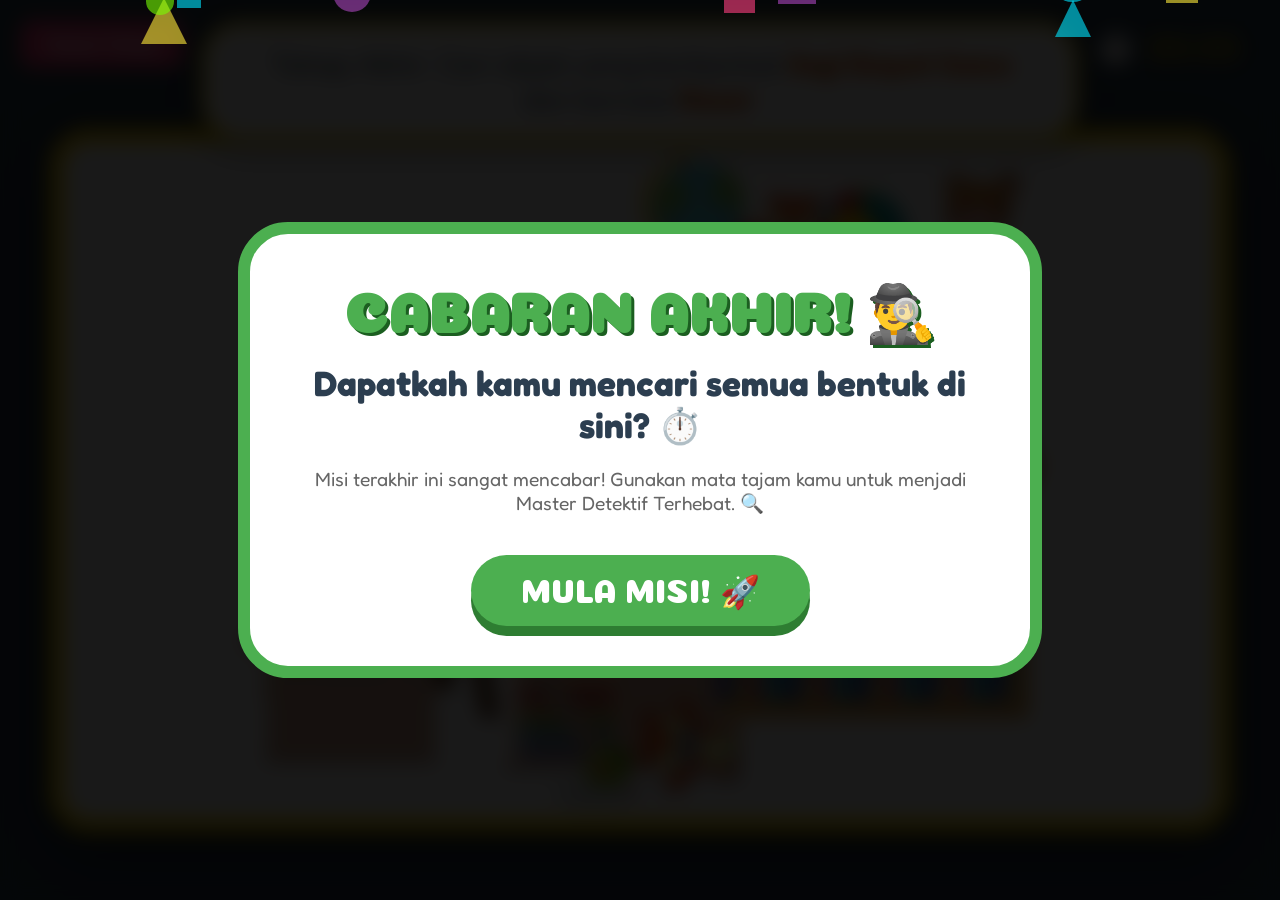
<file: master-detektif-3.html>
<!DOCTYPE html>
<html lang="en">

<head>
    <meta charset="UTF-8">
    <meta name="viewport" content="width=device-width, initial-scale=1.0">
    <title>Master Detektif 3 - Shape Eby! 🕵️‍♂️</title>
    <link rel="icon" type="image/png" href="assets/images/shapes.png">
    <link rel="preconnect" href="https://fonts.googleapis.com">
    <link rel="preconnect" href="https://fonts.gstatic.com" crossorigin>
    <link
        href="https://fonts.googleapis.com/css2?family=Fredoka:wght@300..700&family=Coiny&family=Open+Sans:wght@300..800&display=swap"
        rel="stylesheet">
    <style>
        body {
            margin: 0;
            padding: 0;
            width: 100vw;
            height: 100vh;
            background: #2c3e50;
            display: flex;
            flex-direction: column;
            justify-content: center;
            align-items: center;
            overflow: hidden;
            font-family: 'Fredoka', sans-serif;
            color: white;
        }

        .back-button {
            position: absolute;
            top: 20px;
            left: 20px;
            text-decoration: none;
            color: white;
            padding: 12px 25px;
            border-radius: 12px;
            font-size: 1.2rem;
            font-weight: bold;
            background: #ff4081;
            box-shadow: 0 4px 10px rgba(0, 0, 0, 0.15);
            transition: transform 0.2s;
            z-index: 100;
        }

        .back-button:hover {
            transform: translateY(-3px) scale(1.05);
        }

        .timer-container {
            position: absolute;
            top: 25px;
            right: 40px;
            font-size: 2.2rem;
            color: #FFD700;
            display: flex;
            align-items: center;
            gap: 10px;
            z-index: 100;
            text-shadow: 2px 2px 4px rgba(0,0,0,0.5);
        }

        .header {
            position: absolute;
            top: 20px;
            width: 100%;
            display: flex;
            justify-content: center;
            align-items: center;
            z-index: 90;
        }

        .instruction-tag {
            background: #ffffff;
            padding: 20px 50px;
            border-radius: 40px;
            box-shadow: 0 10px 30px rgba(0, 0, 0, 0.3);
            color: #2c3e50;
            font-size: 1.8rem;
            border: 6px solid #FFD700;
            text-align: center;
            max-width: 60%;
            animation: slideDown 0.8s cubic-bezier(0.175, 0.885, 0.32, 1.275);
        }

        .instruction-tag span {
            color: #d35400;
            font-weight: bold;
        }

        .game-wrapper {
            position: relative;
            width: 90vw;
            height: 75vh;
            display: flex;
            justify-content: center;
            align-items: center;
            background: white;
            border-radius: 40px;
            border: 15px solid #FFD700;
            box-shadow: 0 20px 60px rgba(0, 0, 0, 0.5);
            overflow: hidden;
            margin-top: 60px;
        }

        .scene-svg {
            width: 100%;
            height: 100%;
            object-fit: contain;
            pointer-events: none;
        }

        .correct-circle {
            position: absolute;
            width: 100px;
            height: 100px;
            border: 10px solid #4CAF50;
            border-radius: 50%;
            pointer-events: none;
            opacity: 0;
            transform: translate(-50%, -50%) scale(0.5);
            z-index: 20;
            transition: all 0.5s cubic-bezier(0.175, 0.885, 0.32, 1.275);
        }

        .correct-circle.show {
            opacity: 1;
            transform: translate(-50%, -50%) scale(1.5);
        }

        /* Leaderboard Popup */
        .popup-overlay {
            position: fixed;
            top: 0;
            left: 0;
            width: 100vw;
            height: 100vh;
            background: rgba(0, 0, 0, 0.9);
            backdrop-filter: blur(10px);
            display: none;
            justify-content: center;
            align-items: center;
            z-index: 2000;
        }

        .popup {
            background: white;
            padding: 40px;
            border-radius: 50px;
            border: 12px solid #FF9800;
            width: 90%;
            max-width: 700px;
            text-align: center;
            color: #333;
            animation: popUp 0.6s cubic-bezier(0.175, 0.885, 0.32, 1.275);
        }

        .popup h2 {
            color: #FF9800;
            font-size: 3.5rem;
            margin: 0;
            font-family: 'Coiny', cursive;
            text-shadow: 3px 3px 0 #d35400;
        }

        .score-display {
            font-size: 2.2rem;
            margin: 15px 0;
            color: #2c3e50;
            font-weight: bold;
        }

        .leaderboard {
            background: #f8f9fa;
            border-radius: 30px;
            padding: 20px;
            margin: 20px 0;
            text-align: left;
        }

        .leaderboard-item {
            display: flex;
            justify-content: space-between;
            padding: 8px 20px;
            border-bottom: 2px dashed #ddd;
            font-size: 1.3rem;
        }

        .leaderboard-item:last-child {
            border-bottom: none;
        }

        .btn-finish {
            background: #4CAF50;
            color: white;
            border: none;
            padding: 15px 50px;
            border-radius: 40px;
            font-size: 2rem;
            font-family: 'Coiny', cursive;
            cursor: pointer;
            box-shadow: 0 10px 0 #2E7D32;
            margin-top: 10px;
        }

        /* Shape Rain */
        .shape-rain {
            position: absolute;
            top: 0;
            left: 0;
            width: 100%;
            height: 100%;
            pointer-events: none;
            z-index: -1;
            overflow: hidden;
        }

        .falling-shape {
            position: absolute;
            opacity: 0.6;
            animation: fall linear infinite;
        }

        @keyframes fall {
            from { transform: translateY(-100px) rotate(0deg); }
            to { transform: translateY(110vh) rotate(360deg); }
        }

        @keyframes slideDown {
            from {
                transform: translateY(-100px);
                opacity: 0;
            }

            to {
                transform: translateY(0);
                opacity: 1;
            }
        }

        @keyframes popUp {
            from {
                transform: scale(0.5);
                opacity: 0;
            }

            to {
                transform: scale(1);
                opacity: 1;
            }
        }

        @keyframes shake {

            0%,
            100% {
                transform: translateX(0);
            }

            25% {
                transform: translateX(-10px);
            }

            75% {
                transform: translateX(10px);
            }
        }

        #incorrect-feedback {
            position: fixed;
            top: 50%;
            left: 50%;
            transform: translate(-50%, -50%);
            font-size: 15rem;
            z-index: 1000;
            display: none;
            pointer-events: none;
        }
    </style>
</head>

<body>
    <a href="master-detektif-2.html" class="back-button">Tamat Tahap</a>

    <div class="timer-container">
        <span>⏱️</span>
        <span id="timer-text">00:00</span>
    </div>

    <div class="header">
        <div class="instruction-tag" id="instruction">
            Tahap Akhir: Cari objek yang berbentuk <span id="target-shape">Segi Empat Sama</span> dan bersaiz <span
                id="target-size">Besar</span>.
        </div>
    </div>

    <div class="game-wrapper" id="game-container">
        <!-- SVG will be injected here -->
        <div class="correct-circle" id="circle-highlight"></div>
    </div>

    <div id="incorrect-feedback">❌</div>

    <!-- Start Popup -->
    <div class="popup-overlay" id="start-popup" style="display: flex;">
        <div class="shape-rain" id="start-rain"></div>
        <div class="popup" style="border-color: #4CAF50;">
            <h2 style="color: #4CAF50; text-shadow: 3px 3px 0 #1B5E20;">CABARAN AKHIR! 🕵️‍♂️</h2>
            <div class="score-display">Dapatkah kamu mencari semua bentuk di sini? ⏱️</div>
            <p style="font-size: 1.2rem; color: #666; margin-bottom: 30px;">
                Misi terakhir ini sangat mencabar! Gunakan mata tajam kamu untuk menjadi Master Detektif Terhebat. 🔍
            </p>
            <button class="btn-finish" onclick="startGame()">MULA MISI! 🚀</button>
        </div>
    </div>

    <!-- Audio -->
    <audio id="sound-correct" src="assets/audio/correct click element.mp3"></audio>
    <audio id="sound-wrong" src="assets/audio/wrong catch.mp3"></audio>
    <audio id="sound-victory" src="assets/audio/yayyy-sound.mp3"></audio>

    <!-- Misi 3 Voice Overs -->
    <audio id="vo-level3" src="assets/audio/misi 3/level 3.ogg"></audio>
    <audio id="vo-bulat-besar" src="assets/audio/misi 3/bulat besar.ogg"></audio>
    <audio id="vo-bulat-kecil" src="assets/audio/misi 3/bulat kecil.ogg"></audio>
    <audio id="vo-segi-empat-sama-besar" src="assets/audio/misi 3/segi empat sama besar.ogg"></audio>
    <audio id="vo-segi-empat-sama-kecil" src="assets/audio/misi 3/segi empat sama kecil.ogg"></audio>
    <audio id="vo-segi-empat-tepat-besar" src="assets/audio/misi 3/segi empat tepat besar.ogg"></audio>
    <audio id="vo-segi-empat-tepat-kecil" src="assets/audio/misi 3/segi empat tepat kecil.ogg"></audio>
    <audio id="vo-segi-tiga-kecil" src="assets/audio/misi 3/segi tiga kecil.ogg"></audio>

    <!-- Victory Popup -->
    <div class="popup-overlay" id="victory-popup">
        <div class="popup">
            <h2>MASTER DETEKTIF SEJATI! 🏆</h2>
            <div class="score-display">Masa Tahap 3: <span id="final-time">00:00</span></div>
            <div class="score-display" style="color: #d35400; font-size: 1.8rem;">Purata Keseluruhan: <span id="average-time">00:00</span></div>
            <div class="leaderboard">
                <div
                    style="font-weight: bold; font-size: 1.5rem; margin-bottom: 10px; color: #d35400; text-align: center;">
                    🏆 TOP 5 PURATA KESELURUHAN</div>
                <div id="leaderboard-list"></div>
            </div>
            <button class="btn-finish" onclick="window.location.href='final-celebration.html'">TERUSKAN! ✨</button>
        </div>
    </div>

    <script>
        const rounds = [
            { id: "small_square", selector: "#Layer_1 > g > g:nth-child(1) > g > g > g:nth-child(1) > g:nth-child(1) > g > rect:nth-child(11)", shape: "Segi Empat Sama", size: "Kecil" },
            { id: "small_triangle", selector: "#Layer_1 > g > g:nth-child(1) > g > g > g:nth-child(3) > g:nth-child(1) > g:nth-child(9)", shape: "Segi Tiga", size: "Kecil" },
            { id: "small_round", selector: "#Layer_1 > g > g:nth-child(1) > g > g > g:nth-child(3) > g:nth-child(1) > g:nth-child(11)", shape: "Bulat", size: "Kecil" },
            { id: "big_rectangle", selector: "#Layer_1 > g > g:nth-child(2) > g:nth-child(1) > g", shape: "Segi Empat Tepat", size: "Besar" },
            { id: "big_square", selector: "#Layer_1 > g > g:nth-child(2) > g:nth-child(1) > g", shape: "Segi Empat Sama", size: "Besar" },
            { id: "big_round", selector: "#Layer_1 > g > g:nth-child(1) > g > g > g:nth-child(4) > g > g:nth-child(2)", shape: "Bulat", size: "Besar" }
        ];

        let currentRound = 0;
        let canClick = false;
        let startTime = null;
        let timerInterval = null;
        let elapsedMilliseconds = 0;

        function initRain() {
            const container = document.getElementById('start-rain');
            const colors = ['#ff4081', '#ffeb3b', '#00e5ff', '#76ff03', '#ab47bc'];
            const shapes = ['circle', 'square', 'triangle'];
            
            for (let i = 0; i < 20; i++) {
                const shape = document.createElement('div');
                const type = shapes[Math.floor(Math.random() * shapes.length)];
                shape.className = `falling-shape`;
                
                const size = Math.random() * 30 + 20;
                shape.style.width = `${size}px`;
                shape.style.height = `${size}px`;
                shape.style.left = `${Math.random() * 100}%`;
                shape.style.top = `-${Math.random() * 100}px`;
                shape.style.animationDuration = `${Math.random() * 3 + 2}s`;
                shape.style.animationDelay = `${Math.random() * 5}s`;
                shape.style.backgroundColor = colors[Math.floor(Math.random() * colors.length)];
                
                if (type === 'circle') shape.style.borderRadius = '50%';
                if (type === 'triangle') {
                    shape.style.backgroundColor = 'transparent';
                    shape.style.width = '0';
                    shape.style.height = '0';
                    shape.style.borderLeft = `${size/2}px solid transparent`;
                    shape.style.borderRight = `${size/2}px solid transparent`;
                    shape.style.borderBottom = `${size}px solid ${colors[Math.floor(Math.random() * colors.length)]}`;
                }
                
                container.appendChild(shape);
            }
        }

        async function initGame() {
            try {
                // Shuffle rounds for randomization
                rounds.sort(() => Math.random() - 0.5);

                const response = await fetch('assets/images/gambar 3.svg');
                const svgText = await response.text();
                const container = document.getElementById('game-container');

                // Inject SVG before highlight
                const parser = new DOMParser();
                const svgDoc = parser.parseFromString(svgText, "image/svg+xml");
                const svgElement = svgDoc.documentElement;
                
                // Preserve original ID (e.g., Layer_1) for selector compatibility
                if (!svgElement.id) svgElement.id = "main-svg";

                svgElement.style.width = "100%";
                svgElement.style.height = "100%";
                container.insertBefore(svgElement, container.firstChild);

                // Add specialized styling for targets
                const style = document.createElement('style');
                style.textContent = `
                    #Layer_1 > g > g:nth-child(1) > g > g > g:nth-child(1) > g:nth-child(1) > g > rect:nth-child(11),
                    #Layer_1 > g > g:nth-child(1) > g > g > g:nth-child(3) > g:nth-child(1) > g:nth-child(9),
                    #Layer_1 > g > g:nth-child(1) > g > g > g:nth-child(3) > g:nth-child(1) > g:nth-child(11),
                    #Layer_1 > g > g:nth-child(2) > g:nth-child(1) > g,
                    #Layer_1 > g > g:nth-child(1) > g > g > g:nth-child(4) > g > g:nth-child(2) {
                        cursor: pointer !important;
                    }
                    
                    #Layer_1 > g > g:hover { 
                        filter: drop-shadow(0 0 5px rgba(255, 215, 0, 0.5));
                    }
                `;
                document.head.appendChild(style);

                svgElement.addEventListener('click', (e) => {
                    handleInteraction(e);
                });

                updateUI(false);
            } catch (err) {
                console.error("Error loading SVG:", err);
            }
        }

        function startTimer() {
            startTime = Date.now();
            timerInterval = setInterval(() => {
                elapsedMilliseconds = Date.now() - startTime;
                document.getElementById('timer-text').innerHTML = formatTime(elapsedMilliseconds);
            }, 100);
        }

        function formatTime(ms) {
            const totalSeconds = Math.floor(ms / 1000);
            const minutes = Math.floor(totalSeconds / 60);
            const seconds = totalSeconds % 60;
            return `${minutes.toString().padStart(2, '0')}:${seconds.toString().padStart(2, '0')}`;
        }

        function updateUI(playAudio = true) {
            const round = rounds[currentRound];
            document.getElementById('target-shape').innerHTML = round.shape;
            document.getElementById('target-size').innerHTML = round.size;
            
            // Play shape-size audio only if requested (not on initial load)
            if (playAudio) playTargetAudio(round.shape, round.size);
        }

        function playTargetAudio(shape, size) {
            const shapeMap = {
                "Bulat": "bulat",
                "Segi Empat Sama": "segi-empat-sama",
                "Segi Empat Tepat": "segi-empat-tepat",
                "Segi Tiga": "segi-tiga"
            };
            const sizeMap = {
                "Besar": "besar",
                "Kecil": "kecil"
            };
            const id = `vo-${shapeMap[shape]}-${sizeMap[size]}`;
            const audio = document.getElementById(id);
            if (audio) audio.play().catch(() => {});
        }

        function startGame() {
            document.getElementById('start-popup').style.display = 'none';
            
            // Stop intro audio
            const intro = document.getElementById('vo-level3');
            intro.pause();
            intro.currentTime = 0;

            startTimer();
            canClick = true;
            
            // Start the first shape instruction
            updateUI(true);
        }

        function handleInteraction(event) {
            if (!canClick) return;

            const round = rounds[currentRound];
            const targetElement = event.target.closest(round.selector);

            if (targetElement) {
                // Correct
                canClick = false;
                document.getElementById('sound-correct').play();

                setTimeout(() => {
                    currentRound++;
                    if (currentRound < rounds.length) {
                        updateUI();
                        canClick = true;
                    } else {
                        victory();
                    }
                }, 1000);
            } else {
                // Wrong or Background
                triggerMiss();
            }
        }

        function triggerMiss() {
            document.getElementById('sound-wrong').play();
            document.querySelector('.game-wrapper').style.animation = 'shake 0.5s';

            setTimeout(() => {
                document.querySelector('.game-wrapper').style.animation = '';
                canClick = true;
            }, 500);
        }

        function victory() {
            clearInterval(timerInterval);
            document.getElementById('sound-victory').play();

            const finalTimeStr = formatTime(elapsedMilliseconds);
            document.getElementById('final-time').innerHTML = finalTimeStr;

            // Calculate Overall Average
            const l1 = parseInt(sessionStorage.getItem('eby_master_time_l1') || 0);
            const l2 = parseInt(sessionStorage.getItem('eby_master_time_l2') || 0);
            const l3 = elapsedMilliseconds;
            
            let count = 1;
            if (l1 > 0) count++;
            if (l2 > 0) count++;
            
            const totalAverage = Math.floor((l1 + l2 + l3) / count);
            document.getElementById('average-time').innerHTML = formatTime(totalAverage);

            saveOverallScore(finalTimeStr, Math.floor(totalAverage / 1000));
            displayLeaderboard();

            setTimeout(() => {
                document.getElementById('victory-popup').style.display = 'flex';
            }, 500);
        }

        function saveOverallScore(timeStr, avgSeconds) {
            let scores = JSON.parse(localStorage.getItem('ebymaster_overall_scores') || '[]');
            const playerName = sessionStorage.getItem('eby_player_name') || 'Pakar';
            scores.push({ name: playerName, time: timeStr, seconds: avgSeconds, date: new Date().toLocaleDateString() });
            scores.sort((a, b) => a.seconds - b.seconds);
            scores = scores.slice(0, 5);
            localStorage.setItem('ebymaster_overall_scores', JSON.stringify(scores));
        }

        function displayLeaderboard() {
            const scores = JSON.parse(localStorage.getItem('ebymaster_overall_scores') || '[]');
            const list = document.getElementById('leaderboard-list');
            list.innerHTML = scores.map((s, i) => `
                <div class="leaderboard-item">
                    <span>#${i + 1} ${s.name}</span>
                    <span>${s.time}</span>
                </div>
            `).join('') || '<div style="color: #999; padding: 10px;">Belum ada rekod...</div>';
        }

        window.onload = () => {
            initGame();
            initRain();
            canClick = false; // Disable clicks until Start button is pressed
            document.getElementById('vo-level3').play().catch(() => {
                // Autoplay may be blocked, wait for first click if needed
                document.addEventListener('click', () => document.getElementById('vo-level3').play(), { once: true });
            });
        };
    </script>
    <!-- Background Music -->
    <audio id="bg-music" loop src="assets/audio/bckgrnd music.mp3"></audio>
    <script>
        const bgMusic = document.getElementById('bg-music');
        bgMusic.volume = 0.3;
        const savedTime = localStorage.getItem('bgMusicTime');
        if (savedTime) bgMusic.currentTime = parseFloat(savedTime);
        const playMusic = () => {
            bgMusic.play().catch(() => {
                document.addEventListener('click', () => bgMusic.play(), { once: true });
            });
        };
        playMusic();
        setInterval(() => { localStorage.setItem('bgMusicTime', bgMusic.currentTime); }, 1000);

        // Hover sound for all interactive elements
        const hoverSound = document.createElement('audio');
        hoverSound.id = 'hover-sound';
        hoverSound.src = 'assets/audio/catch correct.mp3';
        document.body.appendChild(hoverSound);

        document.querySelectorAll('button, a, .mission-card, .container').forEach(el => {
            el.addEventListener('mouseenter', () => {
                hoverSound.currentTime = 0;
                hoverSound.play().catch(() => {});
            });
        });
    </script>
</body>

</html>
</file>
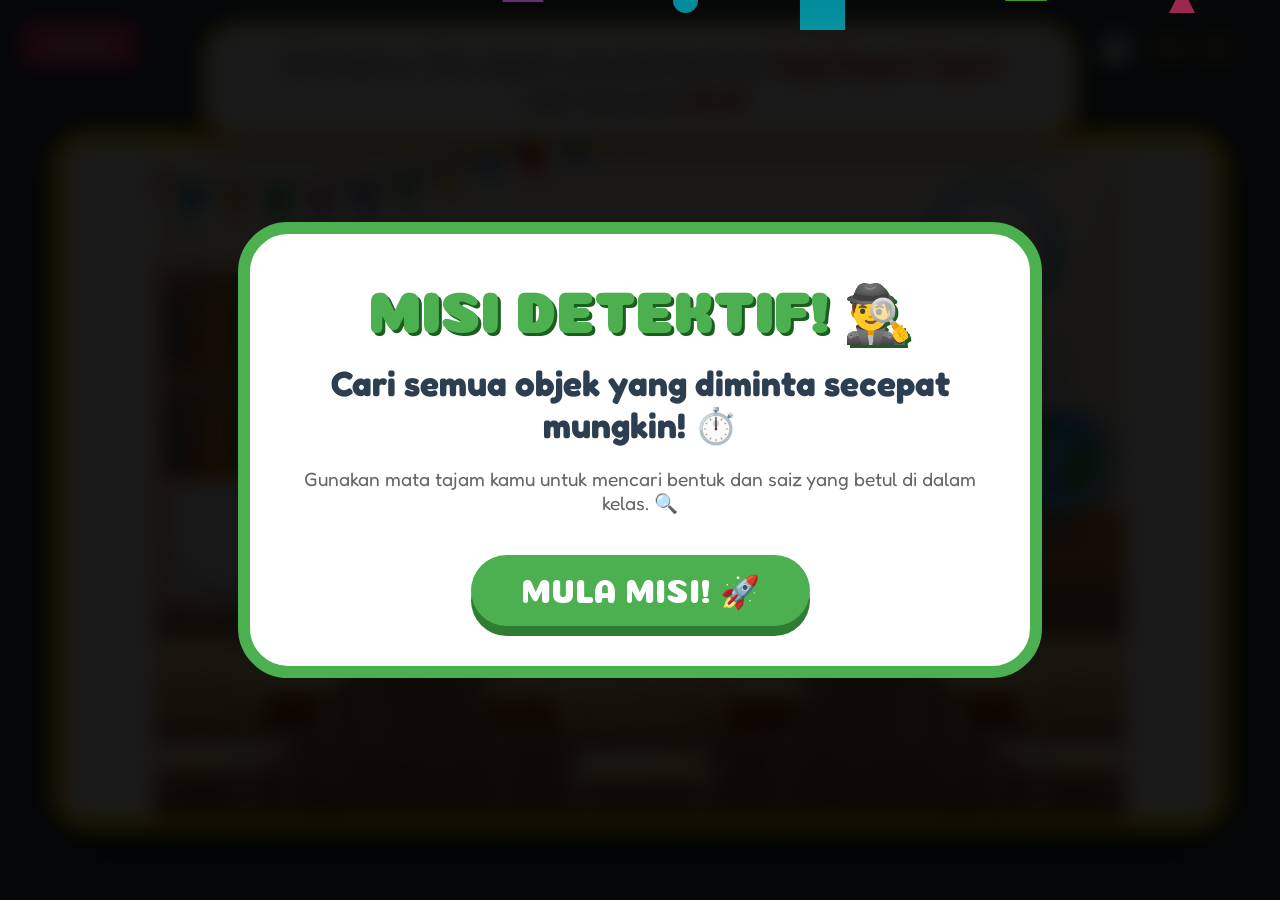
<file: master-detektif.html>
<!DOCTYPE html>
<html lang="en">

<head>
    <meta charset="UTF-8">
    <meta name="viewport" content="width=device-width, initial-scale=1.0">
    <title>Master Detektif 1 - Shape Eby! 🕵️‍♂️</title>
    <link rel="icon" type="image/png" href="assets/images/shapes.png">
    <link rel="preconnect" href="https://fonts.googleapis.com">
    <link rel="preconnect" href="https://fonts.gstatic.com" crossorigin>
    <link
        href="https://fonts.googleapis.com/css2?family=Fredoka:wght@300..700&family=Coiny&family=Open+Sans:wght@300..800&display=swap"
        rel="stylesheet">
    <style>
        body {
            margin: 0;
            padding: 0;
            width: 100vw;
            height: 100vh;
            background: #2c3e50;
            display: flex;
            flex-direction: column;
            justify-content: center;
            align-items: center;
            overflow: hidden;
            font-family: 'Fredoka', sans-serif;
            color: white;
        }

        .back-button {
            position: absolute;
            top: 20px;
            left: 20px;
            text-decoration: none;
            color: white;
            padding: 12px 25px;
            border-radius: 12px;
            font-size: 1.2rem;
            font-weight: bold;
            background: #ff4081;
            box-shadow: 0 4px 10px rgba(0, 0, 0, 0.15);
            transition: transform 0.2s;
            z-index: 100;
        }

        .back-button:hover {
            transform: translateY(-3px) scale(1.05);
        }

        .timer-container {
            position: absolute;
            top: 25px;
            right: 40px;
            font-size: 2.2rem;
            color: #FFD700;
            display: flex;
            align-items: center;
            gap: 10px;
            z-index: 100;
            text-shadow: 2px 2px 4px rgba(0,0,0,0.5);
        }

        .header {
            position: absolute;
            top: 20px;
            width: 100%;
            display: flex;
            justify-content: center;
            align-items: center;
            z-index: 90;
        }

        .instruction-tag {
            background: #ffffff;
            padding: 20px 50px;
            border-radius: 40px;
            box-shadow: 0 10px 30px rgba(0, 0, 0, 0.3);
            color: #2c3e50;
            font-size: 1.8rem;
            border: 6px solid #FFD700;
            text-align: center;
            max-width: 60%;
            animation: slideDown 0.8s cubic-bezier(0.175, 0.885, 0.32, 1.275);
        }

        .instruction-tag span {
            color: #d35400;
            font-weight: bold;
        }

        .game-wrapper {
            position: relative;
            width: 90vw;
            height: 75vh;
            display: flex;
            justify-content: center;
            align-items: center;
            background: white;
            border-radius: 40px;
            border: 15px solid #FFD700;
            box-shadow: 0 20px 60px rgba(0, 0, 0, 0.5);
            overflow: hidden;
            margin-top: 60px;
        }

        .scene-svg {
            width: 100%;
            height: 100%;
            object-fit: contain;
            pointer-events: none;
        }

        .hotspot-layer {
            position: absolute;
            top: 0;
            left: 0;
            width: 100%;
            height: 100%;
            z-index: 10;
        }

        .hotspot {
            position: absolute;
            cursor: pointer;
            border-radius: 10px;
            background: rgba(255, 255, 255, 0);
            transition: all 0.3s;
        }

        .hotspot:hover {
            background: rgba(255, 215, 0, 0.2);
            box-shadow: 0 0 20px rgba(255, 215, 0, 0.5);
        }

        .correct-circle {
            position: absolute;
            width: 100px;
            height: 100px;
            border: 10px solid #4CAF50;
            border-radius: 50%;
            pointer-events: none;
            opacity: 0;
            transform: translate(-50%, -50%) scale(0.5);
            z-index: 20;
            transition: all 0.5s cubic-bezier(0.175, 0.885, 0.32, 1.275);
        }

        .correct-circle.show {
            opacity: 1;
            transform: translate(-50%, -50%) scale(1.5);
        }

        /* Leaderboard Popup */
        .popup-overlay {
            position: fixed;
            top: 0;
            left: 0;
            width: 100vw;
            height: 100vh;
            background: rgba(0, 0, 0, 0.9);
            backdrop-filter: blur(10px);
            display: none;
            justify-content: center;
            align-items: center;
            z-index: 2000;
        }

        .popup {
            background: white;
            padding: 40px;
            border-radius: 50px;
            border: 12px solid #FFD700;
            width: 90%;
            max-width: 700px;
            text-align: center;
            color: #333;
            animation: popUp 0.6s cubic-bezier(0.175, 0.885, 0.32, 1.275);
        }

        .popup h2 {
            color: #FFD700;
            font-size: 3.5rem;
            margin: 0;
            font-family: 'Coiny', cursive;
            text-shadow: 3px 3px 0 #d35400;
        }

        .score-display {
            font-size: 2.2rem;
            margin: 15px 0;
            color: #2c3e50;
            font-weight: bold;
        }

        .leaderboard {
            background: #f8f9fa;
            border-radius: 30px;
            padding: 20px;
            margin: 20px 0;
            text-align: left;
        }

        .leaderboard-item {
            display: flex;
            justify-content: space-between;
            padding: 8px 20px;
            border-bottom: 2px dashed #ddd;
            font-size: 1.3rem;
        }

        .leaderboard-item:last-child {
            border-bottom: none;
        }

        .btn-finish {
            background: #4CAF50;
            color: white;
            border: none;
            padding: 15px 50px;
            border-radius: 40px;
            font-size: 2rem;
            font-family: 'Coiny', cursive;
            cursor: pointer;
            box-shadow: 0 10px 0 #2E7D32;
            margin-top: 10px;
        }

        /* Shape Rain */
        .shape-rain {
            position: absolute;
            top: 0;
            left: 0;
            width: 100%;
            height: 100%;
            pointer-events: none;
            z-index: -1;
            overflow: hidden;
        }

        .falling-shape {
            position: absolute;
            opacity: 0.6;
            animation: fall linear infinite;
        }

        @keyframes fall {
            from { transform: translateY(-100px) rotate(0deg); }
            to { transform: translateY(110vh) rotate(360deg); }
        }

        @keyframes slideDown {
            from {
                transform: translateY(-100px);
                opacity: 0;
            }

            to {
                transform: translateY(0);
                opacity: 1;
            }
        }

        @keyframes popUp {
            from {
                transform: scale(0.5);
                opacity: 0;
            }

            to {
                transform: scale(1);
                opacity: 1;
            }
        }

        @keyframes shake {

            0%,
            100% {
                transform: translateX(0);
            }

            25% {
                transform: translateX(-10px);
            }

            75% {
                transform: translateX(10px);
            }
        }

        #incorrect-feedback {
            position: fixed;
            top: 50%;
            left: 50%;
            transform: translate(-50%, -50%);
            font-size: 15rem;
            z-index: 1000;
            display: none;
            pointer-events: none;
        }
    </style>
</head>

<body>
    <a href="next.html" class="back-button">Kembali</a>

    <div class="timer-container">
        <span>⏱️</span>
        <span id="timer-text">00:00</span>
    </div>

    <div class="header">
        <div class="instruction-tag" id="instruction">
            Misi kamu: Cari objek yang berbentuk <span id="target-shape">Segi Empat Tepat</span> dan bersaiz <span
                id="target-size">Besar</span>.
        </div>
    </div>

    <div class="game-wrapper" id="game-container">
        <!-- SVG will be injected here -->
        <div class="correct-circle" id="circle-highlight"></div>
    </div>

    <div id="incorrect-feedback">❌</div>

    <!-- Start Popup -->
    <div class="popup-overlay" id="start-popup" style="display: flex;">
        <div class="shape-rain" id="start-rain"></div>
        <div class="popup" style="border-color: #4CAF50;">
            <h2 style="color: #4CAF50; text-shadow: 3px 3px 0 #1B5E20;">MISI DETEKTIF! 🕵️‍♂️</h2>
            <div class="score-display">Cari semua objek yang diminta secepat mungkin! ⏱️</div>
            <p style="font-size: 1.2rem; color: #666; margin-bottom: 30px;">
                Gunakan mata tajam kamu untuk mencari bentuk dan saiz yang betul di dalam kelas. 🔍
            </p>
            <button class="btn-finish" onclick="startGame()">MULA MISI! 🚀</button>
        </div>
    </div>

    <!-- Audio -->
    <audio id="sound-correct" src="assets/audio/correct click element.mp3"></audio>
    <audio id="sound-wrong" src="assets/audio/wrong catch.mp3"></audio>
    <audio id="sound-victory" src="assets/audio/yayyy-sound.mp3"></audio>

    <!-- Misi 3 Voice Overs -->
    <audio id="vo-level1" src="assets/audio/misi 3/level 1.ogg"></audio>
    <audio id="vo-bulat-besar" src="assets/audio/misi 3/bulat besar.ogg"></audio>
    <audio id="vo-bulat-kecil" src="assets/audio/misi 3/bulat kecil.ogg"></audio>
    <audio id="vo-segi-empat-sama-besar" src="assets/audio/misi 3/segi empat sama besar.ogg"></audio>
    <audio id="vo-segi-empat-sama-kecil" src="assets/audio/misi 3/segi empat sama kecil.ogg"></audio>
    <audio id="vo-segi-empat-tepat-besar" src="assets/audio/misi 3/segi empat tepat besar.ogg"></audio>
    <audio id="vo-segi-empat-tepat-kecil" src="assets/audio/misi 3/segi empat tepat kecil.ogg"></audio>
    <audio id="vo-segi-tiga-kecil" src="assets/audio/misi 3/segi tiga kecil.ogg"></audio>

    <!-- Victory Popup -->
    <div class="popup-overlay" id="victory-popup">
        <div class="popup">
            <h2>DETEKTIF TERHEBAT!</h2>
            <div class="score-display">Masa Kamu: <span id="final-time">00:00</span></div>
            <div class="leaderboard">
                <div
                    style="font-weight: bold; font-size: 1.5rem; margin-bottom: 10px; color: #d35400; text-align: center;">
                    🏆 TOP 5 MASTER DETEKTIF</div>
                <div id="leaderboard-list"></div>
            </div>
            <button class="btn-finish" onclick="window.location.href='master-detektif-2.html'">TERUSKAN! 🚀</button>
    </div>

    <script>
        const rounds = [
            { id: "big_rectangle", selector: "#Layer_1 > g > g:nth-child(9)", shape: "Segi Empat Tepat", size: "Besar" },
            { id: "big_round", selector: "#Layer_1 > g > g:nth-child(11)", shape: "Bulat", size: "Besar" },
            { id: "small_triangle", selector: "#Layer_1 > g > g:nth-child(17)", shape: "Segi Tiga", size: "Kecil" },
            { id: "small_rectangle", selector: "#Layer_1 > g > g:nth-child(15), #Layer_1 > g > g:nth-child(14)", shape: "Segi Empat Tepat", size: "Kecil" },
            { id: "big_rectangle", selector: "#Layer_1 > g > g:nth-child(9)", shape: "Segi Empat Tepat", size: "Besar" }
        ];

        let currentRound = 0;
        let canClick = true;
        let startTime = null;
        let timerInterval = null;
        let elapsedMilliseconds = 0;

        async function initGame() {
            try {
                // Shuffle rounds for randomization
                rounds.sort(() => Math.random() - 0.5);

                const response = await fetch('assets/images/gambar 1.svg');
                const svgText = await response.text();
                const container = document.getElementById('game-container');

                // Inject SVG before highlight
                const parser = new DOMParser();
                const svgDoc = parser.parseFromString(svgText, "image/svg+xml");
                const svgElement = svgDoc.documentElement;

                // Preserve original ID (e.g., Layer_1) for selector compatibility
                if (!svgElement.id) svgElement.id = "main-svg";

                svgElement.style.width = "100%";
                svgElement.style.height = "100%";
                container.insertBefore(svgElement, container.firstChild);

                // Add specialized styling for targets
                const style = document.createElement('style');
                style.textContent = `
                    #Layer_1 > g > g:nth-child(9),
                    #Layer_1 > g > g:nth-child(11),
                    #Layer_1 > g > g:nth-child(14),
                    #Layer_1 > g > g:nth-child(15),
                    #Layer_1 > g > g:nth-child(17),
                    #Layer_1 > g > g:nth-child(16),
                    #Layer_1 > g > g:nth-child(12),
                    #Layer_1 > g > g:nth-child(18) {
                        cursor: pointer !important;
                    }
                    
                    #Layer_1 > g > g:hover { 
                        filter: drop-shadow(0 0 5px rgba(255, 215, 0, 0.5));
                    }
                `;
                document.head.appendChild(style);

                svgElement.addEventListener('click', (e) => {
                    handleInteraction(e);
                });

                updateUI(false);
            } catch (err) {
                console.error("Error loading SVG:", err);
            }
        }

        function startTimer() {
            startTime = Date.now();
            timerInterval = setInterval(() => {
                elapsedMilliseconds = Date.now() - startTime;
                document.getElementById('timer-text').innerHTML = formatTime(elapsedMilliseconds);
            }, 100);
        }

        function formatTime(ms) {
            const totalSeconds = Math.floor(ms / 1000);
            const minutes = Math.floor(totalSeconds / 60);
            const seconds = totalSeconds % 60;
            return `${minutes.toString().padStart(2, '0')}:${seconds.toString().padStart(2, '0')}`;
        }

        function initRain() {
            const container = document.getElementById('start-rain');
            const colors = ['#ff4081', '#ffeb3b', '#00e5ff', '#76ff03', '#ab47bc'];
            const shapes = ['circle', 'square', 'triangle'];
            
            for (let i = 0; i < 20; i++) {
                const shape = document.createElement('div');
                const type = shapes[Math.floor(Math.random() * shapes.length)];
                shape.className = `falling-shape`;
                
                const size = Math.random() * 30 + 20;
                shape.style.width = `${size}px`;
                shape.style.height = `${size}px`;
                shape.style.left = `${Math.random() * 100}%`;
                shape.style.top = `-${Math.random() * 100}px`;
                shape.style.animationDuration = `${Math.random() * 3 + 2}s`;
                shape.style.animationDelay = `${Math.random() * 5}s`;
                shape.style.backgroundColor = colors[Math.floor(Math.random() * colors.length)];
                
                if (type === 'circle') shape.style.borderRadius = '50%';
                if (type === 'triangle') {
                    shape.style.backgroundColor = 'transparent';
                    shape.style.width = '0';
                    shape.style.height = '0';
                    shape.style.borderLeft = `${size/2}px solid transparent`;
                    shape.style.borderRight = `${size/2}px solid transparent`;
                    shape.style.borderBottom = `${size}px solid ${colors[Math.floor(Math.random() * colors.length)]}`;
                }
                
                container.appendChild(shape);
            }
        }

        function updateUI(playAudio = true) {
            const round = rounds[currentRound];
            document.getElementById('target-shape').innerHTML = round.shape;
            document.getElementById('target-size').innerHTML = round.size;
            
            // Play shape-size audio only if requested (not on initial load)
            if (playAudio) playTargetAudio(round.shape, round.size);
        }

        function playTargetAudio(shape, size) {
            const shapeMap = {
                "Bulat": "bulat",
                "Segi Empat Sama": "segi-empat-sama",
                "Segi Empat Tepat": "segi-empat-tepat",
                "Segi Tiga": "segi-tiga"
            };
            const sizeMap = {
                "Besar": "besar",
                "Kecil": "kecil"
            };
            const id = `vo-${shapeMap[shape]}-${sizeMap[size]}`;
            const audio = document.getElementById(id);
            if (audio) audio.play().catch(() => {});
        }

        function startGame() {
            document.getElementById('start-popup').style.display = 'none';
            
            // Stop intro audio
            const intro = document.getElementById('vo-level1');
            intro.pause();
            intro.currentTime = 0;

            startTimer();
            canClick = true;
            
            // Start the first shape instruction
            updateUI(true);
        }

        function handleInteraction(event) {
            if (!canClick) return;
            // Timer starts on popup button, no need to check here

            const round = rounds[currentRound];
            const targetElement = event.target.closest(round.selector);

            if (targetElement) {
                // Correct
                canClick = false;
                document.getElementById('sound-correct').play();

                setTimeout(() => {
                    currentRound++;
                    if (currentRound < rounds.length) {
                        updateUI();
                        canClick = true;
                    } else {
                        victory();
                    }
                }, 1000);
            } else {
                // Wrong or Background
                // Optional: Check if we clicked ANY other item to show "Wrong" vs "Miss"
                // For simplicity, any click not on the target is a miss
                triggerMiss();
            }
        }

        function triggerMiss() {
            document.getElementById('sound-wrong').play();
            document.querySelector('.game-wrapper').style.animation = 'shake 0.5s';

            setTimeout(() => {
                document.querySelector('.game-wrapper').style.animation = '';
                canClick = true;
            }, 500);
        }

        function victory() {
            clearInterval(timerInterval);
            document.getElementById('sound-victory').play();

            const finalTimeStr = formatTime(elapsedMilliseconds);
            document.getElementById('final-time').innerHTML = finalTimeStr;

            // Save for overall average
            sessionStorage.setItem('eby_master_time_l1', elapsedMilliseconds);

            saveScore(finalTimeStr, elapsedMilliseconds / 1000);
            displayLeaderboard();

            setTimeout(() => {
                document.getElementById('victory-popup').style.display = 'flex';
            }, 500);
        }

        function saveScore(timeStr, seconds) {
            let scores = JSON.parse(localStorage.getItem('ebymaster_scores') || '[]');
            const playerName = sessionStorage.getItem('eby_player_name') || 'Pakar';
            scores.push({ name: playerName, time: timeStr, seconds: seconds, date: new Date().toLocaleDateString() });
            scores.sort((a, b) => a.seconds - b.seconds);
            scores = scores.slice(0, 5);
            localStorage.setItem('ebymaster_scores', JSON.stringify(scores));
        }

        function displayLeaderboard() {
            const scores = JSON.parse(localStorage.getItem('ebymaster_scores') || '[]');
            const list = document.getElementById('leaderboard-list');
            list.innerHTML = scores.map((s, i) => `
                <div class="leaderboard-item">
                    <span>#${i + 1} ${s.name}</span>
                    <span>${s.time}</span>
                </div>
            `).join('') || '<div style="color: #999; padding: 10px;">Belum ada rekod...</div>';
        }

        window.onload = () => {
            initGame();
            initRain();
            canClick = false; // Disable clicks until Start button is pressed
            
            // Fail-safe score reset for old "Purata Pakar" entries
            if (!localStorage.getItem('ebymaster_v2_reset')) {
                localStorage.removeItem('ebymaster_scores');
                localStorage.removeItem('ebymaster2_scores');
                localStorage.removeItem('ebymaster_overall_scores');
                localStorage.setItem('ebymaster_v2_reset', 'true');
            }

            document.getElementById('vo-level1').play().catch(() => {
                // Autoplay may be blocked, wait for first click if needed
                document.addEventListener('click', () => document.getElementById('vo-level1').play(), { once: true });
            });
        };
    </script>
    <!-- Background Music -->
    <audio id="bg-music" loop src="assets/audio/bckgrnd music.mp3"></audio>
    <script>
        const bgMusic = document.getElementById('bg-music');
        bgMusic.volume = 0.3;
        const savedTime = localStorage.getItem('bgMusicTime');
        if (savedTime) bgMusic.currentTime = parseFloat(savedTime);
        const playMusic = () => {
            bgMusic.play().catch(() => {
                document.addEventListener('click', () => bgMusic.play(), { once: true });
            });
        };
        playMusic();
        setInterval(() => { localStorage.setItem('bgMusicTime', bgMusic.currentTime); }, 1000);

        // Hover sound for all interactive elements
        const hoverSound = document.createElement('audio');
        hoverSound.id = 'hover-sound';
        hoverSound.src = 'assets/audio/catch correct.mp3';
        document.body.appendChild(hoverSound);

        document.querySelectorAll('button, a, .mission-card, .container').forEach(el => {
            el.addEventListener('mouseenter', () => {
                hoverSound.currentTime = 0;
                hoverSound.play().catch(() => {});
            });
        });
    </script>
</body>

</html>
</file>
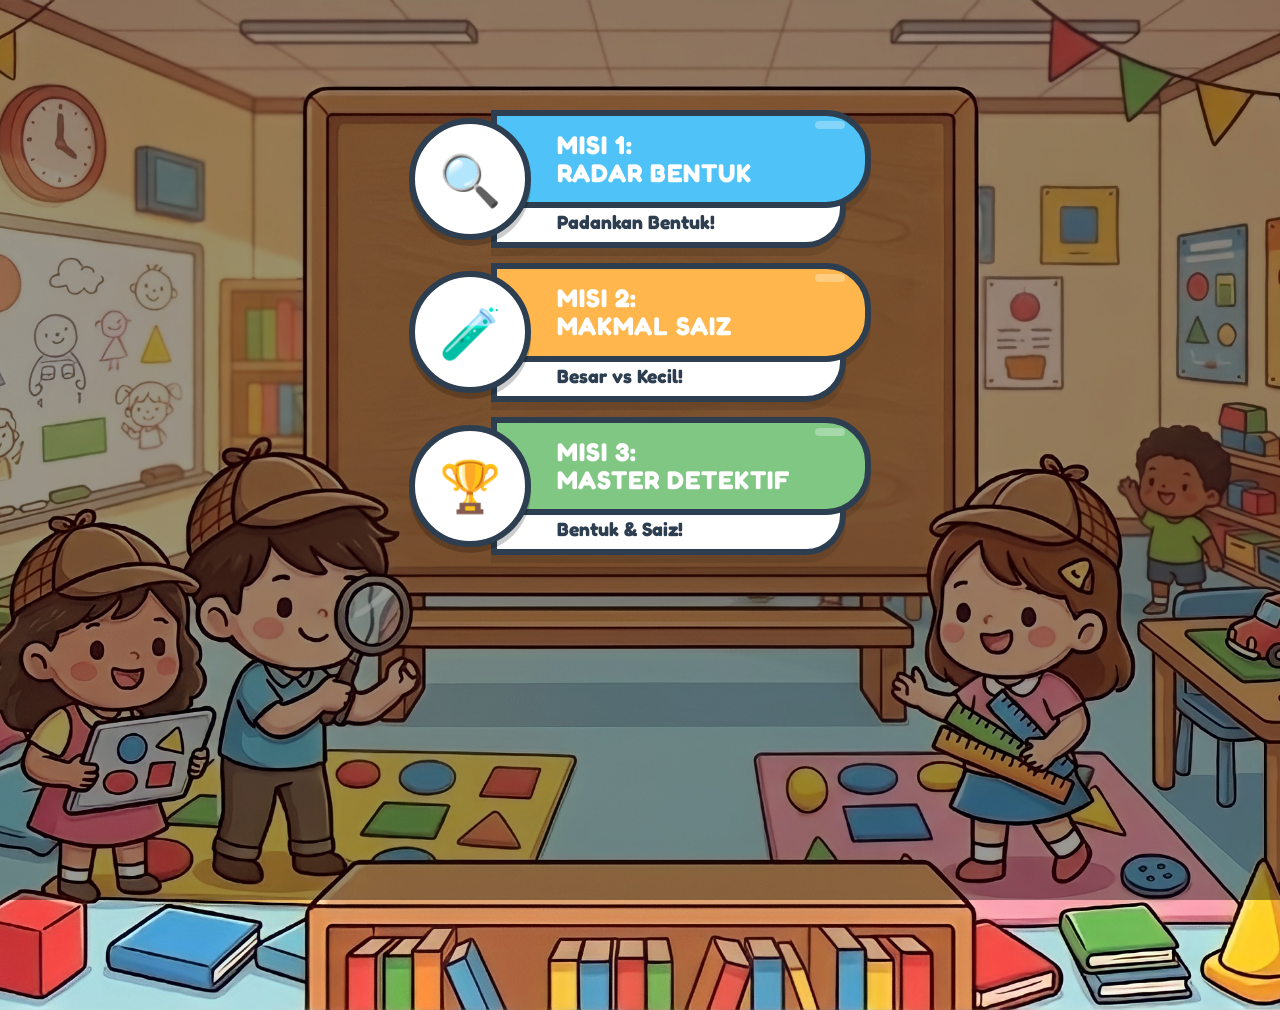
<file: next.html>
<!DOCTYPE html>
<html lang="en">
<head>
    <meta charset="UTF-8">
    <meta name="viewport" content="width=device-width, initial-scale=1.0">
    <title>Shape Eby - Next Page! 🎈</title>
    <link rel="icon" type="image/png" href="assets/images/shapes.png">
    <style>
        @import url('https://fonts.googleapis.com/css2?family=Fredoka:wght@400;700&display=swap');

        :root {
            --misi1-color: #4fc3f7;
            --misi2-color: #ffb74d;
            --misi3-color: #81c784;
            --outline-color: #2c3e50;
        }

        body {
            margin: 0;
            padding: 0;
            width: 100vw;
            height: 100vh;
            background-image: url('assets/images/page 2 enhance.jpg');
            background-size: cover;
            background-position: center;
            background-repeat: no-repeat;
            display: flex;
            flex-direction: column;
            justify-content: flex-start;
            align-items: center;
            padding-top: 110px; /* Moved down further for better balance */
            gap: 20px;
            font-family: 'Fredoka', sans-serif;
            overflow: hidden;
        }

        .mission-menu {
            display: flex;
            flex-direction: column;
            gap: 15px;
            align-items: center;
        }

        .mission-button {
            display: flex;
            align-items: center;
            text-decoration: none;
            cursor: pointer;
            transition: transform 0.2s cubic-bezier(0.175, 0.885, 0.32, 1.275);
            position: relative;
            animation: floatBtn 3s ease-in-out infinite;
        }

        .mission-button:nth-child(1) { animation-delay: 0s; }
        .mission-button:nth-child(2) { animation-delay: 0.6s; }
        .mission-button:nth-child(3) { animation-delay: 1.2s; }

        .mission-button:hover {
            transform: scale(1.05);
            animation-play-state: paused;
        }

        .mission-button:active {
            transform: scale(0.95);
        }

        @keyframes floatBtn {
            0%, 100% { transform: translateY(0); }
            50% { transform: translateY(-12px); }
        }

        .circle-icon {
            width: 110px;
            height: 110px;
            border-radius: 50%;
            border: 6px solid var(--outline-color);
            background: var(--white, #fff);
            display: flex;
            justify-content: center;
            align-items: center;
            font-size: 50px;
            position: relative;
            z-index: 2;
            box-shadow: 0 6px 0 rgba(0,0,0,0.2);
        }

        .banner-wrap {
            margin-left: -40px;
            display: flex;
            flex-direction: column;
            width: 380px;
            z-index: 1;
            filter: drop-shadow(0 8px 0 rgba(0,0,0,0.1));
        }

        .banner-top {
            background: var(--btn-color, var(--misi1-color));
            border: 6px solid var(--outline-color);
            border-radius: 0 45px 45px 0;
            padding: 15px 25px 15px 60px;
            color: white;
            position: relative;
        }

        .banner-top::after {
            content: '';
            position: absolute;
            top: 5px;
            right: 20px;
            width: 30px;
            height: 8px;
            background: rgba(255,255,255,0.3);
            border-radius: 10px;
        }

        .banner-top h2 {
            margin: 0;
            font-size: 1.6rem;
            text-transform: uppercase;
            letter-spacing: 1px;
            line-height: 1.1;
        }

        .banner-bottom {
            background: white;
            border: 6px solid var(--outline-color);
            border-top: none;
            border-radius: 0 0 40px 0;
            padding: 8px 25px 8px 60px;
            margin-top: -6px;
            margin-right: 25px;
            text-align: left;
        }

        .banner-bottom p {
            margin: 0;
            font-size: 1.2rem;
            font-weight: 700;
            color: var(--outline-color);
        }

        /* Floating Shapes Styles */
        .shapes-container {
            position: absolute;
            top: 0;
            left: 0;
            width: 100%;
            height: 100%;
            overflow: hidden;
            z-index: 0;
            pointer-events: none;
            background: rgba(0, 0, 0, 0.4); /* Dark overlay to make shapes pop */
        }

        .shape {
            position: absolute;
            opacity: 0.6;
            animation: floatShape 10s infinite linear;
        }

        .shape.circle {
            width: 60px;
            height: 60px;
            background: #ff4081;
            border-radius: 50%;
        }

        .shape.square {
            width: 50px;
            height: 50px;
            background: #ffeb3b;
            transform: rotate(45deg);
        }

        .shape.triangle {
            width: 0;
            height: 0;
            border-left: 30px solid transparent;
            border-right: 30px solid transparent;
            border-bottom: 60px solid #00e5ff;
        }

        @keyframes floatShape {
            0% { transform: translate(0, 0) rotate(0deg); opacity: 0; }
            10% { opacity: 0.6; }
            90% { opacity: 0.6; }
            100% { transform: translate(100px, -100vh) rotate(360deg); opacity: 0; }
        }

        /* Random positions for shapes */
        .shape:nth-child(1) { left: 10%; bottom: -100px; animation-duration: 12s; }
        .shape:nth-child(2) { left: 30%; bottom: -150px; animation-duration: 15s; animation-delay: 2s; }
        .shape:nth-child(3) { left: 70%; bottom: -120px; animation-duration: 18s; animation-delay: 5s; }
        .shape:nth-child(4) { left: 90%; bottom: -100px; animation-duration: 13s; animation-delay: 1s; }
        .shape:nth-child(5) { left: 50%; bottom: -200px; animation-duration: 20s; animation-delay: 7s; }

        .popup-overlay {
            position: fixed;
            top: 0;
            left: 0;
            width: 100vw;
            height: 100vh;
            background: rgba(0, 0, 0, 0.85);
            backdrop-filter: blur(8px);
            display: none;
            justify-content: center;
            align-items: center;
            z-index: 2000;
        }

        .login-popup {
            background: white;
            padding: 40px;
            border-radius: 40px;
            border: 10px solid var(--misi3-color);
            width: 90%;
            max-width: 500px;
            text-align: center;
            box-shadow: 0 20px 50px rgba(0,0,0,0.5);
            animation: popUp 0.5s cubic-bezier(0.175, 0.885, 0.32, 1.275);
        }

        @keyframes popUp {
            from { transform: scale(0.5); opacity: 0; }
            to { transform: scale(1); opacity: 1; }
        }

        .login-popup h2 {
            color: var(--misi3-color);
            font-size: 2.5rem;
            margin-top: 0;
            text-transform: uppercase;
        }

        .login-popup input {
            width: 80%;
            padding: 15px 25px;
            font-size: 1.5rem;
            border: 4px solid #ddd;
            border-radius: 20px;
            margin: 20px 0;
            text-align: center;
            font-family: 'Fredoka', sans-serif;
            outline: none;
            transition: border-color 0.3s;
        }

        .login-popup input:focus {
            border-color: var(--misi3-color);
        }

        .btn-start-misi {
            background: var(--misi3-color);
            color: white;
            border: none;
            padding: 15px 50px;
            border-radius: 30px;
            font-size: 1.8rem;
            font-weight: bold;
            cursor: pointer;
            box-shadow: 0 8px 0 #388e3c;
            transition: transform 0.1s;
        }

        .btn-start-misi:active {
            transform: translateY(4px);
            box-shadow: 0 4px 0 #388e3c;
        }
    </style>
</head>
<body>
    <div class="shapes-container">
        <div class="shape circle"></div>
        <div class="shape square"></div>
        <div class="shape triangle"></div>
        <div class="shape circle" style="background: #66bb6a; width: 40px; height: 40px;"></div>
        <div class="shape square" style="background: #ab47bc; width: 30px; height: 30px;"></div>
    </div>

    <div class="mission-menu">
        <!-- Mission 1 -->
        <a href="radar.html" class="mission-button" style="--btn-color: var(--misi1-color);">
            <div class="circle-icon">🔍</div>
            <div class="banner-wrap">
                <div class="banner-top">
                    <h2>MISI 1:<br>RADAR BENTUK</h2>
                </div>
                <div class="banner-bottom">
                    <p>Padankan Bentuk!</p>
                </div>
            </div>
        </a>

        <!-- Mission 2 -->
        <a href="makmal-saiz.html" class="mission-button" style="--btn-color: var(--misi2-color);">
            <div class="circle-icon">🧪</div>
            <div class="banner-wrap">
                <div class="banner-top">
                    <h2>MISI 2:<br>MAKMAL SAIZ</h2>
                </div>
                <div class="banner-bottom">
                    <p>Besar vs Kecil!</p>
                </div>
            </div>
        </a>

        <!-- Mission 3 -->
        <div onclick="startMisi3()" class="mission-button" style="--btn-color: var(--misi3-color);">
            <div class="circle-icon">🏆</div>
            <div class="banner-wrap">
                <div class="banner-top">
                    <h2>MISI 3:<br>MASTER DETEKTIF</h2>
                </div>
                <div class="banner-bottom">
                    <p>Bentuk & Saiz!</p>
                </div>
            </div>
        </div>
    </div>

    <div class="popup-overlay" id="name-popup">
        <div class="login-popup">
            <h2>SIAPA NAMA KAMU? 🕵️‍♂️</h2>
            <p style="font-size: 1.2rem; color: #666;">Sila masukkan nama kamu untuk simpan markah detektif!</p>
            <input type="text" id="player-name" placeholder="Nama Kamu Di Sini..." maxlength="15">
            <br>
            <button class="btn-start-misi" onclick="confirmName()">MULA! 🚀</button>
        </div>
    </div>

    <!-- Background Music -->
    <audio id="bg-music" loop src="assets/audio/bckgrnd music.mp3"></audio>
    <script>
        const bgMusic = document.getElementById('bg-music');
        bgMusic.volume = 0.3;
        const savedTime = localStorage.getItem('bgMusicTime');
        if (savedTime) bgMusic.currentTime = parseFloat(savedTime);
        const playMusic = () => {
            bgMusic.play().catch(() => {
                document.addEventListener('click', () => bgMusic.play(), { once: true });
            });
        };
        playMusic();
        setInterval(() => { localStorage.setItem('bgMusicTime', bgMusic.currentTime); }, 1000);

        function startMisi3() {
            document.getElementById('name-popup').style.display = 'flex';
            document.getElementById('player-name').focus();
        }

        function confirmName() {
            const name = document.getElementById('player-name').value.trim();
            if (name === "") {
                alert("Sila masukkan nama kamu ya! 😊");
                return;
            }
            sessionStorage.setItem('eby_player_name', name);
            window.location.href = 'master-detektif.html';
        }

        // Clear old scores ONE TIME (Requested by user)
        window.addEventListener('DOMContentLoaded', () => {
            if (!localStorage.getItem('ebymaster_v2_reset')) {
                localStorage.removeItem('ebymaster_scores');
                localStorage.removeItem('ebymaster2_scores');
                localStorage.removeItem('ebymaster_overall_scores');
                localStorage.setItem('ebymaster_v2_reset', 'true');
            }
        });

        // Hover sound for all interactive elements
        const hoverSound = document.createElement('audio');
        hoverSound.id = 'hover-sound';
        hoverSound.src = 'assets/audio/catch correct.mp3';
        document.body.appendChild(hoverSound);

        document.querySelectorAll('button, a, .mission-card').forEach(el => {
            el.addEventListener('mouseenter', () => {
                hoverSound.currentTime = 0;
                hoverSound.play().catch(() => {});
            });
        });
    </script>
</body>
</html>
</file>
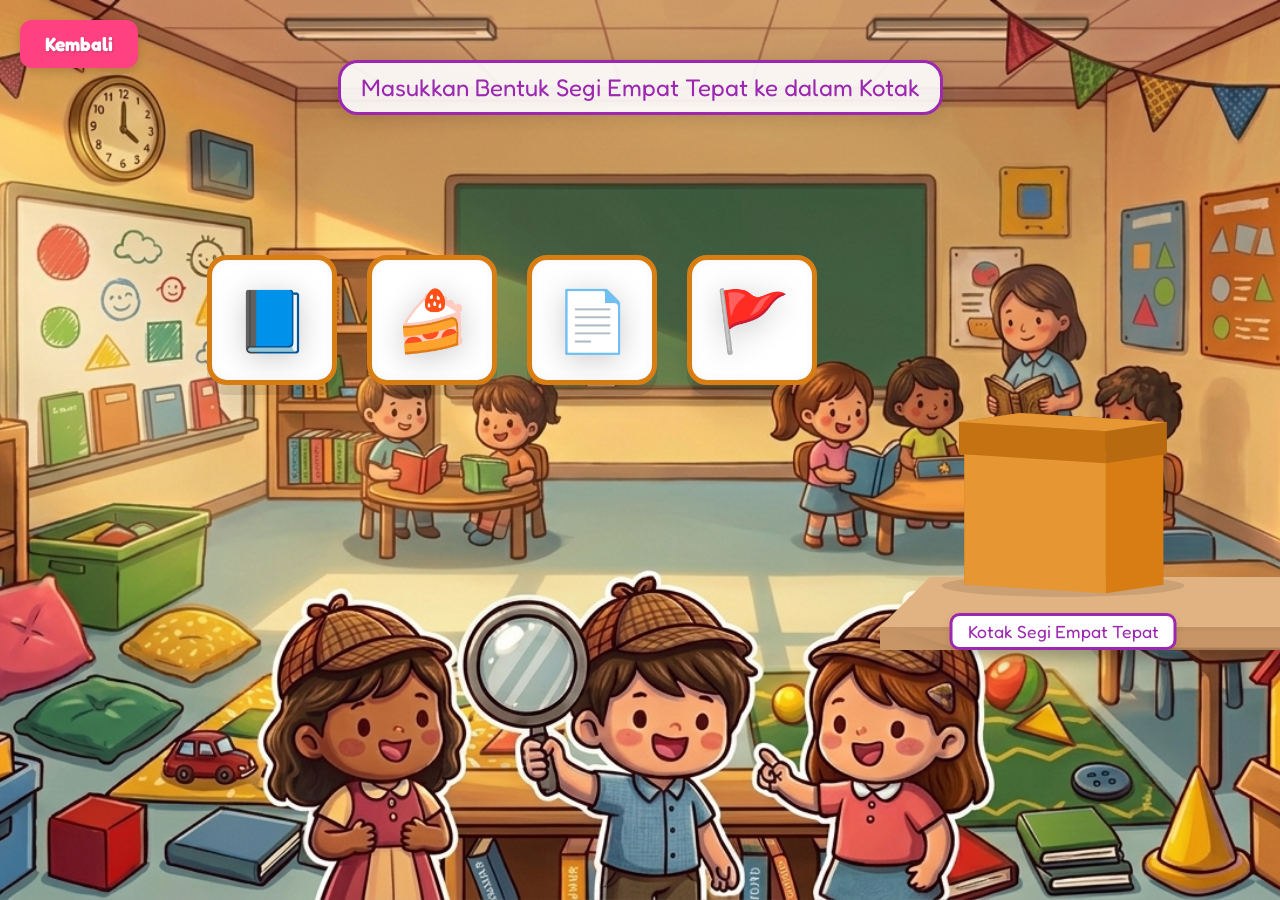
<file: radar-rectangle.html>
<!DOCTYPE html>
<html lang="en">

<head>
    <meta charset="UTF-8">
    <meta name="viewport" content="width=device-width, initial-scale=1.0">
    <title>Radar Segi Empat Tepat - Shape Eby! 🕵️‍♂️</title>
    <link rel="icon" type="image/png" href="assets/images/shapes.png">
    <link rel="preconnect" href="https://fonts.googleapis.com">
    <link rel="preconnect" href="https://fonts.gstatic.com" crossorigin>
    <link
        href="https://fonts.googleapis.com/css2?family=Fredoka:wght@300..700&family=Open+Sans:ital,wght@0,300..800;1,300..800&family=Coiny&display=swap"
        rel="stylesheet">
    <style>
        body {
            margin: 0;
            padding: 0;
            width: 100vw;
            height: 100vh;
            background-image: url('assets/images/page 4.png');
            background-size: cover;
            background-position: center;
            background-repeat: no-repeat;
            display: flex;
            flex-direction: column;
            justify-content: center;
            align-items: center;
            overflow: hidden;
            font-family: 'Fredoka', sans-serif;
        }

        .back-button {
            position: absolute;
            top: 20px;
            left: 20px;
            text-decoration: none;
            color: white;
            padding: 12px 25px;
            border-radius: 12px;
            font-size: 1.2rem;
            font-weight: bold;
            transition: transform 0.2s, box-shadow 0.2s;
            box-shadow: 0 4px 10px rgba(0, 0, 0, 0.15);
            text-shadow: 1px 1px 2px rgba(0, 0, 0, 0.2);
            background: #ff4081;
            z-index: 10;
            font-family: inherit;
        }

        .back-button:hover {
            transform: translateY(-3px) scale(1.05);
            box-shadow: 0 6px 15px rgba(0, 0, 0, 0.25);
        }

        /* Instructions */
        .instruction-tag {
            position: absolute;
            top: 60px;
            background: rgba(255, 255, 255, 0.9);
            padding: 10px 20px;
            border-radius: 20px;
            box-shadow: 0 4px 15px rgba(0, 0, 0, 0.1);
            color: #9C27B0;
            /* Purple for Rectangle Mission */
            font-size: 1.5rem;
            z-index: 15;
            border: 3px solid #9C27B0;
        }

        /* Draggable Shapes */
        .shape-container {
            position: absolute;
            width: 100%;
            height: 100%;
            pointer-events: none;
            top: 0;
            left: 0;
            z-index: 10;
        }

        .shape.sorting {
            transform: scale(0) translate(0, 100px);
            opacity: 0;
            transition: all 0.5s ease-in;
        }

        /* Middle Item Slots */
        .middle-slots {
            position: absolute;
            left: 40%;
            top: 255px;
            transform: translateX(-50%);
            display: flex;
            flex-direction: row;
            gap: 30px;
            z-index: 2;
        }

        .item-slot {
            width: 120px;
            height: 120px;
            background: #FFFFFF;
            border: 5px solid #D77D14;
            border-radius: 20px;
            display: flex;
            justify-content: center;
            align-items: center;
            box-shadow:
                0 10px 0 rgba(0, 0, 0, 0.1),
                inset 0 0 10px rgba(0, 0, 0, 0.05);
            position: relative;
        }

        .item-slot::after {
            content: "";
            position: absolute;
            width: 100%;
            height: 20px;
            background: rgba(0, 0, 0, 0.05);
            bottom: -25px;
            border-radius: 10px;
            filter: blur(8px);
            z-index: -1;
        }

        .shape {
            position: absolute;
            font-size: 60px;
            cursor: grab;
            user-select: none;
            touch-action: none;
            pointer-events: auto;
            filter: drop-shadow(0 5px 15px rgba(0, 0, 0, 0.2));
            transition: transform 0.2s cubic-bezier(0.175, 0.885, 0.32, 1.275);
            z-index: 100;
        }

        /* Learning Popup */
        .learning-popup-overlay {
            position: fixed;
            top: 0;
            left: 0;
            width: 100vw;
            height: 100vh;
            background: rgba(0, 0, 0, 0.8);
            backdrop-filter: blur(8px);
            display: none;
            justify-content: center;
            align-items: center;
            z-index: 2000;
            animation: fadeIn 0.5s ease;
        }

        .learning-popup {
            background: white;
            padding: 40px;
            border-radius: 40px;
            border: 10px solid #9C27B0;
            width: 80%;
            max-width: 600px;
            text-align: center;
            box-shadow: 0 20px 50px rgba(0, 0, 0, 0.5);
            animation: popUp 0.6s cubic-bezier(0.175, 0.885, 0.32, 1.275);
            position: relative;
            font-family: 'Open Sans', 'Fredoka', sans-serif;
        }

        .learning-popup h2 {
            color: #9C27B0;
            font-size: 2.5rem;
            margin-bottom: 20px;
            font-family: 'Fredoka', sans-serif;
        }

        .learning-popup .explanation {
            font-size: 1.3rem;
            color: #333;
            line-height: 1.6;
            margin-bottom: 30px;
        }

        .learning-popup .comparison {
            display: flex;
            justify-content: center;
            gap: 20px;
            margin-bottom: 30px;
        }

        .comparison-item {
            background: #f0f0f0;
            padding: 15px;
            border-radius: 20px;
            font-size: 3rem;
            position: relative;
        }

        .comparison-item.wrong::after {
            content: "❌";
            position: absolute;
            top: -10px;
            right: -10px;
            font-size: 1.5rem;
        }

        .btn-continue {
            background: #FF4081;
            color: white;
            border: none;
            padding: 15px 40px;
            border-radius: 20px;
            font-size: 1.5rem;
            font-family: inherit;
            cursor: pointer;
            transition: transform 0.2s;
            box-shadow: 0 8px 0 #C2185B;
        }

        .btn-continue:hover {
            transform: translateY(-3px);
            box-shadow: 0 11px 0 #C2185B;
        }

        .btn-continue:active {
            transform: translateY(2px);
            box-shadow: 0 4px 0 #C2185B;
        }

        @keyframes fadeIn {
            from {
                opacity: 0;
            }

            to {
                opacity: 1;
            }
        }

        @keyframes popUp {
            from {
                transform: scale(0.5) translateY(100px);
                opacity: 0;
            }

            to {
                transform: scale(1) translateY(0);
                opacity: 1;
            }
        }

        .btn-start:active {
            transform: translateY(3px);
            box-shadow: 0 5px 0 #7B1FA2;
        }

        .shelf-wrapper {
            position: absolute;
            right: -700px;
            bottom: 250px;
            width: auto;
            display: flex;
            justify-content: flex-end;
            align-items: center;
            z-index: 5;
        }

        .shelf {
            width: 1100px;
            border-bottom: solid 23px #C89666;
            position: relative;
            perspective: 150px;
            border-radius: 2px;
        }

        .shelf::after {
            content: "";
            position: absolute;
            bottom: -30px;
            left: 50px;
            right: 50px;
            height: 35px;
            background: transparent;
            transform: rotateX(-25deg);
            box-shadow: 0 25px 50px rgba(0, 0, 0, 0.3);
            z-index: -1;
        }

        .cases {
            width: calc(100% - 100px);
            display: flex;
            justify-content: space-around;
            border-bottom: solid 50px #E1B382;
            margin: 0 auto;
            box-sizing: border-box;
            position: relative;
        }

        .cases::before {
            content: "";
            width: 0px;
            height: 0px;
            border-style: solid;
            border-width: 0 0 50px 50px;
            border-color: transparent transparent #E1B382 transparent;
            position: absolute;
            left: -50px;
            bottom: -50px;
        }

        .cases::after {
            content: "";
            width: 0px;
            height: 0px;
            border-style: solid;
            border-width: 50px 0 0 50px;
            border-color: transparent transparent transparent #E1B382;
            position: absolute;
            right: -50px;
            bottom: -50px;
        }

        .case {
            width: 200px;
            height: 250px;
            position: relative;
            top: 43px;
            display: flex;
            justify-content: center;
            align-items: end;
            overflow: visible;
        }

        .box-wrapper {
            width: 260px;
            height: 260px;
            cursor: pointer;
            transition: transform 0.3s ease;
            position: relative;
            z-index: 10;
            margin-bottom: -20px;
        }

        svg#box-svg {
            width: 100%;
            height: 100%;
            transform: translateX(-45%);
        }

        .lid {
            transition: transform 0.6s cubic-bezier(0.4, 0, 0.2, 1);
        }

        .box-wrapper.open .lid-top {
            transform: translateY(-50px) rotateX(45deg);
            opacity: 0.8;
        }

        .box-label {
            position: absolute;
            bottom: -10px;
            left: 5%;
            transform: translateX(-50%);
            background: white;
            padding: 5px 15px;
            border-radius: 10px;
            border: 3px solid #9C27B0;
            color: #9C27B0;
            font-size: 1.1rem;
            white-space: nowrap;
            pointer-events: none;
            box-shadow: 0 4px 8px rgba(0, 0, 0, 0.1);
        }
    </style>
</head>

<body>
    <a href="radar-triangle.html" class="back-button">Kembali</a>
    <div class="instruction-tag">Masukkan Bentuk Segi Empat Tepat ke dalam Kotak</div>

    <div class="shape-container" id="game-space">
        <div class="middle-slots">
            <div class="item-slot">
                <div class="shape" data-shape="rectangle" style="--color: #FF5252;" onpointerdown="startDrag(event)">📘
                </div>
            </div>
            <div class="item-slot">
                <div class="shape" data-shape="other" style="--color: #FFEB3B;" onpointerdown="startDrag(event)">🍰
                </div>
            </div>
            <div class="item-slot">
                <div class="shape" data-shape="rectangle" style="--color: #4CAF50;" onpointerdown="startDrag(event)">📄
                </div>
            </div>
            <div class="item-slot">
                <div class="shape" data-shape="other" style="--color: #2196F3;" onpointerdown="startDrag(event)">🚩
                </div>
            </div>
        </div>
    </div>

    <!-- Audio Feedback -->
    <audio id="sound-correct" src="assets/audio/catch correct.mp3"></audio>
    <audio id="sound-wrong" src="assets/audio/wrong catch.mp3"></audio>

    <!-- Voice Over -->
    <audio id="vo-finish" src="assets/audio/misi 1/popup segi empat tepat.ogg"></audio>
    <audio id="vo-start" src="assets/audio/misi 1/masukkan segi empat tepat.ogg"></audio>

    <div class="shelf-wrapper">
        <div class="shelf">
            <div class="cases">
                <div class="case"
                    style="width: 100%; display: flex; justify-content: center; transform: translateX(-250px);">
                    <div class="box-wrapper" id="box-container">
                        <svg id="box-svg" viewBox="190 90 120 100" version="1.1" xmlns="http://www.w3.org/2000/svg">
                            <g id="OBJECTS">
                                <g>
                                    <ellipse style="fill:rgba(0,0,0,0.1);" cx="250" cy="174.934" rx="56.059"
                                        ry="5.192" />
                                    <g>
                                        <polygon style="fill:#C47212;"
                                            points="230.955,103.212 296.266,107.195 296.266,174.486 230.955,170.504" />
                                        <polygon style="fill:#D77D14;"
                                            points="230.955,103.212 204.489,107.195 204.489,174.486 230.955,170.504" />
                                        <polygon style="fill:#E69632;"
                                            points="269.8,178.469 204.489,174.486 204.489,107.195 269.8,111.177" />
                                        <polygon style="fill:#D77D14;"
                                            points="269.8,178.469 296.266,174.486 296.266,107.195 269.8,111.177" />
                                        <g class="lid lid-top">
                                            <polygon style="fill:#B86A11;"
                                                points="230.096,95.174 201.986,99.404 201.986,114.173 230.096,109.943" />
                                            <polygon style="fill:#9E5A0E;"
                                                points="230.096,95.174 297.873,99.404 297.873,114.173 230.096,109.943" />
                                            <polygon style="fill:#C47212;"
                                                points="269.762,118.403 201.986,114.173 201.986,99.404 269.762,103.633" />
                                            <polygon style="fill:#B86A11;"
                                                points="269.762,118.403 297.873,114.173 297.873,99.404 269.762,103.633" />
                                            <polygon style="fill:#E69632;"
                                                points="201.986,99.404 230.096,95.174 297.873,99.404 269.762,103.633" />
                                        </g>
                                    </g>
                                </g>
                            </g>
                        </svg>
                        <div class="box-label">Kotak Segi Empat Tepat</div>
                    </div>
                </div>
            </div>
        </div>
    </div>

    <div class="learning-popup-overlay" id="learning-popup">
        <div class="learning-popup">
            <h2>Hebat!</h2>
            <div class="explanation">
                Kamu sudah kumpulkan semua bentuk <b>Segi Empat Tepat</b>! <br><br>
                Kenapa kek dan bendera salah?<br>Kerana mereka adalah bentuk <b>SEGI TIGA</b>
            </div>
            <div class="comparison">
                <div class="comparison-item wrong">🍰</div>
                <div class="comparison-item wrong">🚩</div>
                <div class="comparison-item">📘</div>
                <div class="comparison-item">📄</div>
            </div>
            <div class="explanation">
                Segi Empat Tepat mempunyai 4 bucu yang tajam, tapi panjang sisinya tidak sama! Berbeza dengan Segi Empat
                Sama yang semua sisinya sama panjang.
            </div>
            <button class="btn-continue" onclick="closePopup()">Jom Terus!</button>
        </div>
    </div>

    <script>
        let dragItem = null;
        let offsetX, offsetY;
        let originalParent = null;
        let originalRect = null;
        const box = document.getElementById('box-container');
        const soundCorrect = document.getElementById('sound-correct');
        const soundWrong = document.getElementById('sound-wrong');
        const voFinish = document.getElementById('vo-finish');
        const voStart = document.getElementById('vo-start');

        window.addEventListener('load', () => {
             // Play instruction VO on load
             voStart.play().catch(() => {});
        });

        function startDrag(e) {
            dragItem = e.target;
            originalParent = dragItem.parentElement;
            originalRect = dragItem.getBoundingClientRect();

            document.body.appendChild(dragItem);

            offsetX = e.clientX - originalRect.left;
            offsetY = e.clientY - originalRect.top;

            dragItem.style.position = 'fixed';
            dragItem.style.zIndex = '1000';
            dragItem.style.margin = '0';
            dragItem.style.transform = 'none';
            dragItem.style.left = originalRect.left + 'px';
            dragItem.style.top = originalRect.top + 'px';

            dragItem.setPointerCapture(e.pointerId);
            dragItem.onpointermove = doDrag;
            dragItem.onpointerup = endDrag;
        }

        function doDrag(e) {
            if (!dragItem) return;

            const x = e.clientX - offsetX;
            const y = e.clientY - offsetY;

            dragItem.style.left = x + 'px';
            dragItem.style.top = y + 'px';

            const boxRect = box.getBoundingClientRect();
            const itemRect = dragItem.getBoundingClientRect();

            if (
                itemRect.right > boxRect.left &&
                itemRect.left < boxRect.right &&
                itemRect.bottom > boxRect.top &&
                itemRect.top < boxRect.bottom
            ) {
                box.classList.add('open');
            } else {
                box.classList.remove('open');
            }
        }

        function endDrag(e) {
            if (!dragItem) return;

            const boxRect = box.getBoundingClientRect();
            const itemRect = dragItem.getBoundingClientRect();
            const isRectangle = dragItem.dataset.shape === 'rectangle';

            if (
                itemRect.right > boxRect.left &&
                itemRect.left < boxRect.right &&
                itemRect.bottom > boxRect.top &&
                itemRect.top < boxRect.bottom
            ) {
                if (isRectangle) {
                    soundCorrect.play();
                    dragItem.classList.add('sorting');
                    setTimeout(() => {
                        dragItem.remove();
                        dragItem = null;
                        box.classList.remove('open');
                        checkWin();
                    }, 500);
                } else {
                    soundWrong.play();
                    snapBack();
                }
            } else {
                snapBack();
            }
        }

        function snapBack() {
            if (!dragItem) return;

            dragItem.style.transition = 'all 0.4s cubic-bezier(0.175, 0.885, 0.32, 1.275)';
            dragItem.style.left = originalRect.left + 'px';
            dragItem.style.top = originalRect.top + 'px';

            setTimeout(() => {
                dragItem.style.transition = '';
                dragItem.style.position = 'absolute';
                dragItem.style.left = '';
                dragItem.style.top = '';
                originalParent.appendChild(dragItem);

                dragItem.onpointermove = null;
                dragItem.onpointerup = null;
                dragItem = null;
                box.classList.remove('open');
            }, 400);
        }

        function checkWin() {
            const remainingRectangle = document.querySelectorAll('.shape[data-shape="rectangle"]:not(.sorting)');
            if (remainingRectangle.length === 0) {
                document.querySelector('.instruction-tag').innerHTML = "Hebat! Kamu sudah jumpa semua bentuk segi empat tepat! ⭐⭐⭐";
                setTimeout(() => {
                    document.getElementById('learning-popup').style.display = 'flex';
                    voFinish.play();
                }, 1000);
            }
        }

        function closePopup() {
            window.location.href = "final-celebration.html";
        }
    </script>
    <!-- Background Music -->
    <audio id="bg-music" loop src="assets/audio/bckgrnd music.mp3"></audio>
    <script>
        const bgMusic = document.getElementById('bg-music');
        bgMusic.volume = 0.3;
        const savedTime = localStorage.getItem('bgMusicTime');
        if (savedTime) bgMusic.currentTime = parseFloat(savedTime);
        const playMusic = () => {
            bgMusic.play().catch(() => {
                document.addEventListener('click', () => bgMusic.play(), { once: true });
            });
        };
        playMusic();
        setInterval(() => { localStorage.setItem('bgMusicTime', bgMusic.currentTime); }, 1000);

        // Hover sound for all interactive elements
        const hoverSound = document.createElement('audio');
        hoverSound.id = 'hover-sound';
        hoverSound.src = 'assets/audio/catch correct.mp3';
        document.body.appendChild(hoverSound);

        document.querySelectorAll('button, a, .mission-card, .shape').forEach(el => {
            el.addEventListener('mouseenter', () => {
                hoverSound.currentTime = 0;
                hoverSound.play().catch(() => {});
            });
        });
    </script>
</body>

</html>
</file>
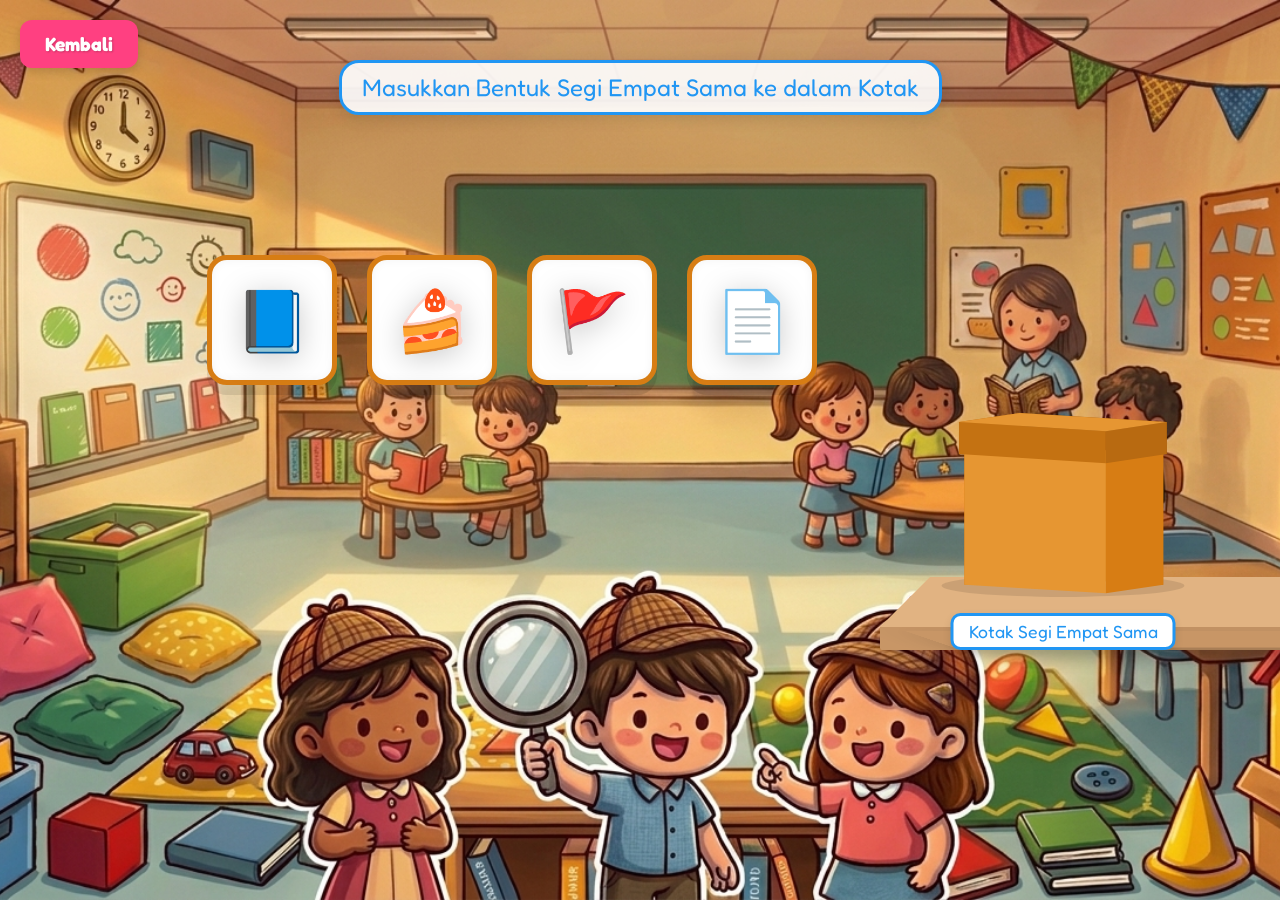
<file: radar-square.html>
<!DOCTYPE html>
<html lang="en">

<head>
    <meta charset="UTF-8">
    <meta name="viewport" content="width=device-width, initial-scale=1.0">
    <title>Radar Segi Empat Sama - Shape Eby! 🕵️‍♂️</title>
    <link rel="icon" type="image/png" href="assets/images/shapes.png">
    <link rel="preconnect" href="https://fonts.googleapis.com">
    <link rel="preconnect" href="https://fonts.gstatic.com" crossorigin>
    <link
        href="https://fonts.googleapis.com/css2?family=Fredoka:wght@300..700&family=Open+Sans:ital,wght@0,300..800;1,300..800&family=Coiny&display=swap"
        rel="stylesheet">
    <style>
        body {
            margin: 0;
            padding: 0;
            width: 100vw;
            height: 100vh;
            background-image: url('assets/images/page 4.png');
            background-size: cover;
            background-position: center;
            background-repeat: no-repeat;
            display: flex;
            flex-direction: column;
            justify-content: center;
            align-items: center;
            overflow: hidden;
            font-family: 'Fredoka', sans-serif;
        }

        .back-button {
            position: absolute;
            top: 20px;
            left: 20px;
            text-decoration: none;
            color: white;
            padding: 12px 25px;
            border-radius: 12px;
            font-size: 1.2rem;
            font-weight: bold;
            transition: transform 0.2s, box-shadow 0.2s;
            box-shadow: 0 4px 10px rgba(0, 0, 0, 0.15);
            text-shadow: 1px 1px 2px rgba(0, 0, 0, 0.2);
            background: #ff4081;
            z-index: 10;
            font-family: inherit;
        }

        .back-button:hover {
            transform: translateY(-3px) scale(1.05);
            box-shadow: 0 6px 15px rgba(0, 0, 0, 0.25);
        }

        /* Instructions */
        .instruction-tag {
            position: absolute;
            top: 60px;
            background: rgba(255, 255, 255, 0.9);
            padding: 10px 20px;
            border-radius: 20px;
            box-shadow: 0 4px 15px rgba(0, 0, 0, 0.1);
            color: #2196F3;
            /* Blue for Square Mission */
            font-size: 1.5rem;
            z-index: 15;
            border: 3px solid #2196F3;
        }

        /* Draggable Shapes */
        .shape-container {
            position: absolute;
            width: 100%;
            height: 100%;
            pointer-events: none;
            top: 0;
            left: 0;
            z-index: 10;
        }

        .shape.sorting {
            transform: scale(0) translate(0, 100px);
            opacity: 0;
            transition: all 0.5s ease-in;
        }

        /* Middle Item Slots */
        .middle-slots {
            position: absolute;
            left: 40%;
            top: 255px;
            transform: translateX(-50%);
            display: flex;
            flex-direction: row;
            gap: 30px;
            z-index: 2;
        }

        .item-slot {
            width: 120px;
            height: 120px;
            background: #FFFFFF;
            border: 5px solid #D77D14;
            border-radius: 20px;
            display: flex;
            justify-content: center;
            align-items: center;
            box-shadow:
                0 10px 0 rgba(0, 0, 0, 0.1),
                inset 0 0 10px rgba(0, 0, 0, 0.05);
            position: relative;
        }

        .item-slot::after {
            content: "";
            position: absolute;
            width: 100%;
            height: 20px;
            background: rgba(0, 0, 0, 0.05);
            bottom: -25px;
            border-radius: 10px;
            filter: blur(8px);
            z-index: -1;
        }

        .shape {
            position: absolute;
            font-size: 60px;
            cursor: grab;
            user-select: none;
            touch-action: none;
            pointer-events: auto;
            filter: drop-shadow(0 5px 15px rgba(0, 0, 0, 0.2));
            transition: transform 0.2s cubic-bezier(0.175, 0.885, 0.32, 1.275);
            z-index: 100;
        }

        /* Learning Popup */
        .learning-popup-overlay {
            position: fixed;
            top: 0;
            left: 0;
            width: 100vw;
            height: 100vh;
            background: rgba(0, 0, 0, 0.8);
            backdrop-filter: blur(8px);
            display: none;
            justify-content: center;
            align-items: center;
            z-index: 2000;
            animation: fadeIn 0.5s ease;
        }

        .learning-popup {
            background: white;
            padding: 40px;
            border-radius: 40px;
            border: 10px solid #2196F3;
            width: 80%;
            max-width: 600px;
            text-align: center;
            box-shadow: 0 20px 50px rgba(0, 0, 0, 0.5);
            animation: popUp 0.6s cubic-bezier(0.175, 0.885, 0.32, 1.275);
            position: relative;
            font-family: 'Open Sans', 'Fredoka', sans-serif;
        }

        .learning-popup h2 {
            color: #2196F3;
            font-size: 2.5rem;
            margin-bottom: 20px;
            font-family: 'Fredoka', sans-serif;
        }

        .learning-popup .explanation {
            font-size: 1.3rem;
            color: #333;
            line-height: 1.6;
            margin-bottom: 30px;
        }

        .learning-popup .comparison {
            display: flex;
            justify-content: center;
            gap: 20px;
            margin-bottom: 30px;
        }

        .comparison-item {
            background: #f0f0f0;
            padding: 15px;
            border-radius: 20px;
            font-size: 3rem;
            position: relative;
        }

        .comparison-item.wrong::after {
            content: "❌";
            position: absolute;
            top: -10px;
            right: -10px;
            font-size: 1.5rem;
        }

        .btn-continue {
            background: #FF4081;
            color: white;
            border: none;
            padding: 15px 40px;
            border-radius: 20px;
            font-size: 1.5rem;
            font-family: inherit;
            cursor: pointer;
            transition: transform 0.2s;
            box-shadow: 0 8px 0 #C2185B;
        }

        .btn-continue:hover {
            transform: translateY(-3px);
            box-shadow: 0 11px 0 #C2185B;
        }

        .btn-continue:active {
            transform: translateY(2px);
            box-shadow: 0 4px 0 #C2185B;
        }

        @keyframes fadeIn {
            from {
                opacity: 0;
            }

            to {
                opacity: 1;
            }
        }

        @keyframes popUp {
            from {
                transform: scale(0.5) translateY(100px);
                opacity: 0;
            }

            to {
                transform: scale(1) translateY(0);
                opacity: 1;
            }
        }

        .btn-start:active {
            transform: translateY(3px);
            box-shadow: 0 5px 0 #1976D2;
        }

        .shelf-wrapper {
            position: absolute;
            right: -700px;
            bottom: 250px;
            width: auto;
            display: flex;
            justify-content: flex-end;
            align-items: center;
            z-index: 5;
        }

        .shelf {
            width: 1100px;
            border-bottom: solid 23px #C89666;
            position: relative;
            perspective: 150px;
            border-radius: 2px;
        }

        .shelf::after {
            content: "";
            position: absolute;
            bottom: -30px;
            left: 50px;
            right: 50px;
            height: 35px;
            background: transparent;
            transform: rotateX(-25deg);
            box-shadow: 0 25px 50px rgba(0, 0, 0, 0.3);
            z-index: -1;
        }

        .cases {
            width: calc(100% - 100px);
            display: flex;
            justify-content: space-around;
            border-bottom: solid 50px #E1B382;
            margin: 0 auto;
            box-sizing: border-box;
            position: relative;
        }

        .cases::before {
            content: "";
            width: 0px;
            height: 0px;
            border-style: solid;
            border-width: 0 0 50px 50px;
            border-color: transparent transparent #E1B382 transparent;
            position: absolute;
            left: -50px;
            bottom: -50px;
        }

        .cases::after {
            content: "";
            width: 0px;
            height: 0px;
            border-style: solid;
            border-width: 50px 0 0 50px;
            border-color: transparent transparent transparent #E1B382;
            position: absolute;
            right: -50px;
            bottom: -50px;
        }

        .case {
            width: 200px;
            height: 250px;
            position: relative;
            top: 43px;
            display: flex;
            justify-content: center;
            align-items: end;
            overflow: visible;
        }

        .box-wrapper {
            width: 260px;
            height: 260px;
            cursor: pointer;
            transition: transform 0.3s ease;
            position: relative;
            z-index: 10;
            margin-bottom: -20px;
        }

        svg#box-svg {
            width: 100%;
            height: 100%;
            transform: translateX(-45%);
        }

        .lid {
            transition: transform 0.6s cubic-bezier(0.4, 0, 0.2, 1);
        }

        .box-wrapper.open .lid-top {
            transform: translateY(-50px) rotateX(45deg);
            opacity: 0.8;
        }

        .box-label {
            position: absolute;
            bottom: -10px;
            left: 5%;
            transform: translateX(-50%);
            background: white;
            padding: 5px 15px;
            border-radius: 10px;
            border: 3px solid #2196F3;
            color: #2196F3;
            font-size: 1.1rem;
            white-space: nowrap;
            pointer-events: none;
            box-shadow: 0 4px 8px rgba(0, 0, 0, 0.1);
        }
    </style>
</head>

<body>
    <a href="radar-start.html" class="back-button">Kembali</a>
    <div class="instruction-tag">Masukkan Bentuk Segi Empat Sama ke dalam Kotak</div>

    <div class="shape-container" id="game-space">
        <div class="middle-slots">
            <div class="item-slot">
                <div class="shape" data-shape="square" style="--color: #FF5252;" onpointerdown="startDrag(event)">📘
                </div>
            </div>
            <div class="item-slot">
                <div class="shape" data-shape="triangle" style="--color: #FFEB3B;" onpointerdown="startDrag(event)">🍰
                </div>
            </div>
            <div class="item-slot">
                <div class="shape" data-shape="triangle" style="--color: #4CAF50;" onpointerdown="startDrag(event)">🚩
                </div>
            </div>
            <div class="item-slot">
                <div class="shape" data-shape="square" style="--color: #2196F3;" onpointerdown="startDrag(event)">📄
                </div>
            </div>
        </div>
    </div>

    <!-- Audio Feedback -->
    <audio id="sound-correct" src="assets/audio/catch correct.mp3"></audio>
    <audio id="sound-wrong" src="assets/audio/wrong catch.mp3"></audio>

    <!-- Voice Over -->
    <audio id="vo-finish" src="assets/audio/misi 1/popup segi empat sama.ogg"></audio>
    <audio id="vo-start" src="assets/audio/misi 1/masukkan segi empat sama.ogg"></audio>

    <div class="shelf-wrapper">
        <div class="shelf">
            <div class="cases">
                <div class="case"
                    style="width: 100%; display: flex; justify-content: center; transform: translateX(-250px);">
                    <div class="box-wrapper" id="box-container">
                        <svg id="box-svg" viewBox="190 90 120 100" version="1.1" xmlns="http://www.w3.org/2000/svg">
                            <g id="OBJECTS">
                                <g>
                                    <ellipse style="fill:rgba(0,0,0,0.1);" cx="250" cy="174.934" rx="56.059"
                                        ry="5.192" />
                                    <g>
                                        <polygon style="fill:#C47212;"
                                            points="230.955,103.212 296.266,107.195 296.266,174.486 230.955,170.504" />
                                        <polygon style="fill:#D77D14;"
                                            points="230.955,103.212 204.489,107.195 204.489,174.486 230.955,170.504" />
                                        <polygon style="fill:#E69632;"
                                            points="269.8,178.469 204.489,174.486 204.489,107.195 269.8,111.177" />
                                        <polygon style="fill:#D77D14;"
                                            points="269.8,178.469 296.266,174.486 296.266,107.195 269.8,111.177" />
                                        <g class="lid lid-top">
                                            <polygon style="fill:#B86A11;"
                                                points="230.096,95.174 201.986,99.404 201.986,114.173 230.096,109.943" />
                                            <polygon style="fill:#9E5A0E;"
                                                points="230.096,95.174 297.873,99.404 297.873,114.173 230.096,109.943" />
                                            <polygon style="fill:#C47212;"
                                                points="269.762,118.403 201.986,114.173 201.986,99.404 269.762,103.633" />
                                            <polygon style="fill:#B86A11;"
                                                points="269.762,118.403 297.873,114.173 297.873,99.404 269.762,103.633" />
                                            <polygon style="fill:#E69632;"
                                                points="201.986,99.404 230.096,95.174 297.873,99.404 269.762,103.633" />
                                        </g>
                                    </g>
                                </g>
                            </g>
                        </svg>
                        <div class="box-label">Kotak Segi Empat Sama</div>
                    </div>
                </div>
            </div>
        </div>
    </div>

    <div class="learning-popup-overlay" id="learning-popup">
        <div class="learning-popup">
            <h2>Hebat!</h2>
            <div class="explanation">
                Kamu sudah kumpulkan semua bentuk <b>Segi Empat Sama</b>! <br><br>
                Kenapa kek dan bendera salah?<br>Kerana mereka adalah bentuk <b>SEGI TIGA</b>
            </div>
            <div class="comparison">
                <div class="comparison-item wrong">🍰</div>
                <div class="comparison-item wrong">🚩</div>
                <div class="comparison-item">📘</div>
                <div class="comparison-item">📄</div>
            </div>
            <div class="explanation">
                Bulat tiada bucu, tapi Segi Empat Sama ada 4 bucu yang tajam dan panjang sisi yang sama!
            </div>
            <button class="btn-continue" onclick="closePopup()">Jom Terus!</button>
        </div>
    </div>

    <script>
        let dragItem = null;
        let offsetX, offsetY;
        let originalParent = null;
        let originalRect = null;
        const box = document.getElementById('box-container');
        const soundCorrect = document.getElementById('sound-correct');
        const soundWrong = document.getElementById('sound-wrong');
        const voFinish = document.getElementById('vo-finish');
        const voStart = document.getElementById('vo-start');

        window.addEventListener('load', () => {
             // Play instruction VO on load
             voStart.play().catch(() => {});
        });

        function startDrag(e) {
            dragItem = e.target;
            originalParent = dragItem.parentElement;
            originalRect = dragItem.getBoundingClientRect();

            document.body.appendChild(dragItem);

            offsetX = e.clientX - originalRect.left;
            offsetY = e.clientY - originalRect.top;

            dragItem.style.position = 'fixed';
            dragItem.style.zIndex = '1000';
            dragItem.style.margin = '0';
            dragItem.style.transform = 'none';
            dragItem.style.left = originalRect.left + 'px';
            dragItem.style.top = originalRect.top + 'px';

            dragItem.setPointerCapture(e.pointerId);
            dragItem.onpointermove = doDrag;
            dragItem.onpointerup = endDrag;
        }

        function doDrag(e) {
            if (!dragItem) return;

            const x = e.clientX - offsetX;
            const y = e.clientY - offsetY;

            dragItem.style.left = x + 'px';
            dragItem.style.top = y + 'px';

            const boxRect = box.getBoundingClientRect();
            const itemRect = dragItem.getBoundingClientRect();

            if (
                itemRect.right > boxRect.left &&
                itemRect.left < boxRect.right &&
                itemRect.bottom > boxRect.top &&
                itemRect.top < boxRect.bottom
            ) {
                box.classList.add('open');
            } else {
                box.classList.remove('open');
            }
        }

        function endDrag(e) {
            if (!dragItem) return;

            const boxRect = box.getBoundingClientRect();
            const itemRect = dragItem.getBoundingClientRect();
            const isSquare = dragItem.dataset.shape === 'square';

            if (
                itemRect.right > boxRect.left &&
                itemRect.left < boxRect.right &&
                itemRect.bottom > boxRect.top &&
                itemRect.top < boxRect.bottom
            ) {
                if (isSquare) {
                    soundCorrect.play();
                    dragItem.classList.add('sorting');
                    setTimeout(() => {
                        dragItem.remove();
                        dragItem = null;
                        box.classList.remove('open');
                        checkWin();
                    }, 500);
                } else {
                    soundWrong.play();
                    snapBack();
                }
            } else {
                snapBack();
            }
        }

        function snapBack() {
            if (!dragItem) return;

            dragItem.style.transition = 'all 0.4s cubic-bezier(0.175, 0.885, 0.32, 1.275)';
            dragItem.style.left = originalRect.left + 'px';
            dragItem.style.top = originalRect.top + 'px';

            setTimeout(() => {
                dragItem.style.transition = '';
                dragItem.style.position = 'absolute';
                dragItem.style.left = '';
                dragItem.style.top = '';
                originalParent.appendChild(dragItem);

                dragItem.onpointermove = null;
                dragItem.onpointerup = null;
                dragItem = null;
                box.classList.remove('open');
            }, 400);
        }

        function checkWin() {
            const remainingSquare = document.querySelectorAll('.shape[data-shape="square"]:not(.sorting)');
            if (remainingSquare.length === 0) {
                document.querySelector('.instruction-tag').innerHTML = "Hebat! Kamu sudah jumpa semua bentuk segi empat sama! ⭐⭐⭐";
                setTimeout(() => {
                    document.getElementById('learning-popup').style.display = 'flex';
                    voFinish.play();
                }, 1000);
            }
        }

        function closePopup() {
            window.location.href = "radar-triangle.html";
        }
    </script>
    <!-- Background Music -->
    <audio id="bg-music" loop src="assets/audio/bckgrnd music.mp3"></audio>
    <script>
        const bgMusic = document.getElementById('bg-music');
        bgMusic.volume = 0.3;
        const savedTime = localStorage.getItem('bgMusicTime');
        if (savedTime) bgMusic.currentTime = parseFloat(savedTime);
        const playMusic = () => {
            bgMusic.play().catch(() => {
                document.addEventListener('click', () => bgMusic.play(), { once: true });
            });
        };
        playMusic();
        setInterval(() => { localStorage.setItem('bgMusicTime', bgMusic.currentTime); }, 1000);

        // Hover sound for all interactive elements
        const hoverSound = document.createElement('audio');
        hoverSound.id = 'hover-sound';
        hoverSound.src = 'assets/audio/catch correct.mp3';
        document.body.appendChild(hoverSound);

        document.querySelectorAll('button, a, .mission-card, .shape').forEach(el => {
            el.addEventListener('mouseenter', () => {
                hoverSound.currentTime = 0;
                hoverSound.play().catch(() => {});
            });
        });
    </script>
</body>

</html>
</file>
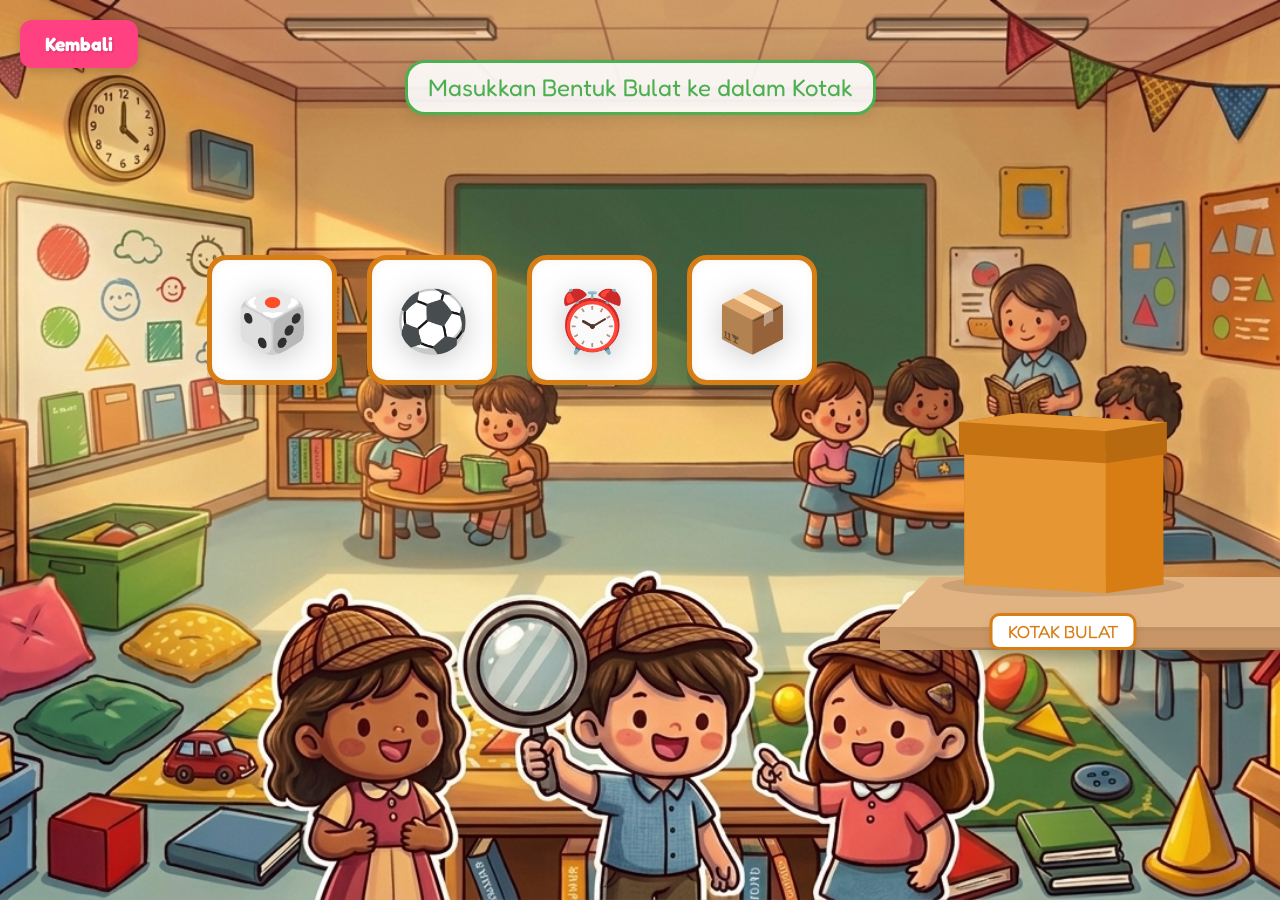
<file: radar-start.html>
<!DOCTYPE html>
<html lang="en">

<head>
    <meta charset="UTF-8">
    <meta name="viewport" content="width=device-width, initial-scale=1.0">
    <title>Radar Bulat - Shape Eby! 🕵️‍♂️</title>
    <link rel="icon" type="image/png" href="assets/images/shapes.png">
    <link rel="preconnect" href="https://fonts.googleapis.com">
    <link rel="preconnect" href="https://fonts.gstatic.com" crossorigin>
    <link
        href="https://fonts.googleapis.com/css2?family=Fredoka:wght@300..700&family=Open+Sans:ital,wght@0,300..800;1,300..800&family=Coiny&display=swap"
        rel="stylesheet">
    <style>
        body {
            margin: 0;
            padding: 0;
            width: 100vw;
            height: 100vh;
            background-image: url('assets/images/page 4.png');
            background-size: cover;
            background-position: center;
            background-repeat: no-repeat;
            display: flex;
            flex-direction: column;
            justify-content: center;
            align-items: center;
            overflow: hidden;
            font-family: 'Fredoka', sans-serif;
        }

        .back-button {
            position: absolute;
            top: 20px;
            left: 20px;
            text-decoration: none;
            color: white;
            padding: 12px 25px;
            border-radius: 12px;
            font-size: 1.2rem;
            font-weight: bold;
            transition: transform 0.2s, box-shadow 0.2s;
            box-shadow: 0 4px 10px rgba(0, 0, 0, 0.15);
            text-shadow: 1px 1px 2px rgba(0, 0, 0, 0.2);
            background: #ff4081;
            z-index: 10;
            font-family: inherit;
        }

        .back-button:hover {
            transform: translateY(-3px) scale(1.05);
            box-shadow: 0 6px 15px rgba(0, 0, 0, 0.25);
        }

        /* Instructions */
        .instruction-tag {
            position: absolute;
            top: 60px;
            background: rgba(255, 255, 255, 0.9);
            padding: 10px 20px;
            border-radius: 20px;
            box-shadow: 0 4px 15px rgba(0, 0, 0, 0.1);
            color: #4caf50;
            font-size: 1.5rem;
            z-index: 15;
            border: 3px solid #4caf50;
        }

        /* Draggable Shapes */
        .shape-container {
            position: absolute;
            width: 100%;
            height: 100%;
            pointer-events: none;
            top: 0;
            left: 0;
            z-index: 10;
        }



        .shape.sorting {
            transform: scale(0) translate(0, 100px);
            opacity: 0;
            transition: all 0.5s ease-in;
        }

        /* Middle Item Slots */
        .middle-slots {
            position: absolute;
            left: 40%;
            top: 255px;
            /* Nudged down from 100px */
            transform: translateX(-50%);
            display: flex;
            flex-direction: row;
            gap: 30px;
            z-index: 2;
        }

        .item-slot {
            width: 120px;
            height: 120px;
            background: #FFFFFF;
            /* Pure white for kids */
            border: 5px solid #D77D14;
            /* Friendly matching border */
            border-radius: 20px;
            display: flex;
            justify-content: center;
            align-items: center;
            box-shadow:
                0 10px 0 rgba(0, 0, 0, 0.1),
                inset 0 0 10px rgba(0, 0, 0, 0.05);
            position: relative;
        }

        .item-slot::after {
            content: "";
            position: absolute;
            width: 100%;
            height: 20px;
            background: rgba(0, 0, 0, 0.05);
            bottom: -25px;
            border-radius: 10px;
            filter: blur(8px);
            z-index: -1;
        }

        .shape {
            position: absolute;
            /* Relative to slot center */
            font-size: 60px;
            cursor: grab;
            user-select: none;
            touch-action: none;
            pointer-events: auto;
            /* ENABLES CLICKING ON THE EMOJI */
            filter: drop-shadow(0 5px 15px rgba(0, 0, 0, 0.2));
            transition: transform 0.2s cubic-bezier(0.175, 0.885, 0.32, 1.275);
            z-index: 100;
        }

        /* Learning Popup */
        .learning-popup-overlay {
            position: fixed;
            top: 0;
            left: 0;
            width: 100vw;
            height: 100vh;
            background: rgba(0, 0, 0, 0.8);
            backdrop-filter: blur(8px);
            display: none;
            justify-content: center;
            align-items: center;
            z-index: 2000;
            animation: fadeIn 0.5s ease;
        }

        .learning-popup {
            background: white;
            padding: 40px;
            border-radius: 40px;
            border: 10px solid #FFEB3B;
            width: 80%;
            max-width: 600px;
            text-align: center;
            box-shadow: 0 20px 50px rgba(0, 0, 0, 0.5);
            animation: popUp 0.6s cubic-bezier(0.175, 0.885, 0.32, 1.275);
            position: relative;
            font-family: 'Open Sans', 'Fredoka', sans-serif;
        }

        .learning-popup h2 {
            color: #4CAF50;
            font-size: 2.5rem;
            margin-bottom: 20px;
            font-family: 'Fredoka', sans-serif;
        }

        .learning-popup .explanation {
            font-size: 1.3rem;
            color: #333;
            line-height: 1.6;
            margin-bottom: 30px;
        }

        .learning-popup .comparison {
            display: flex;
            justify-content: center;
            gap: 20px;
            margin-bottom: 30px;
        }

        .comparison-item {
            background: #f0f0f0;
            padding: 15px;
            border-radius: 20px;
            font-size: 3rem;
            position: relative;
        }

        .comparison-item.wrong::after {
            content: "❌";
            position: absolute;
            top: -10px;
            right: -10px;
            font-size: 1.5rem;
        }

        .btn-continue {
            background: #FF4081;
            color: white;
            border: none;
            padding: 15px 40px;
            border-radius: 20px;
            font-size: 1.5rem;
            font-family: inherit;
            cursor: pointer;
            transition: transform 0.2s;
            box-shadow: 0 8px 0 #C2185B;
        }

        .btn-continue:hover {
            transform: translateY(-3px);
            box-shadow: 0 11px 0 #C2185B;
        }

        .btn-continue:active {
            transform: translateY(2px);
            box-shadow: 0 4px 0 #C2185B;
        }

        @keyframes fadeIn {
            from {
                opacity: 0;
            }

            to {
                opacity: 1;
            }
        }

        @keyframes popUp {
            from {
                transform: scale(0.5) translateY(100px);
                opacity: 0;
            }

            to {
                transform: scale(1) translateY(0);
                opacity: 1;
            }
        }

        .btn-start:active {
            transform: translateY(3px);
            box-shadow: 0 5px 0 #2E7D32;
        }

        .shelf-wrapper {
            position: absolute;
            right: -700px;
            /* Hide approx half of the 1100px shelf */
            bottom: 250px;
            width: auto;
            display: flex;
            justify-content: flex-end;
            align-items: center;
            z-index: 5;
        }

        .shelf {
            width: 1100px;
            border-bottom: solid 23px #C89666;
            /* Light Wood */
            position: relative;
            perspective: 150px;

            border-radius: 2px;
        }

        .shelf::after {
            content: "";
            position: absolute;
            bottom: -30px;
            left: 50px;
            right: 50px;
            height: 35px;
            background: transparent;
            transform: rotateX(-25deg);
            box-shadow: 0 25px 50px rgba(0, 0, 0, 0.3);
            z-index: -1;
        }

        .cases {
            width: calc(100% - 100px);
            display: flex;
            justify-content: space-around;
            border-bottom: solid 50px #E1B382;
            /* Lighter Wood Base */
            margin: 0 auto;
            box-sizing: border-box;
            position: relative;
            /* White Stroke on horizontal join */
        }

        .cases::before {
            content: "";
            width: 0px;
            height: 0px;
            border-style: solid;
            border-width: 0 0 50px 50px;
            border-color: transparent transparent #E1B382 transparent;
            position: absolute;
            left: -50px;
            bottom: -50px;
            /* Side stroke */
        }

        .cases::after {
            content: "";
            width: 0px;
            height: 0px;
            border-style: solid;
            border-width: 50px 0 0 50px;
            border-color: transparent transparent transparent #E1B382;
            position: absolute;
            right: -50px;
            bottom: -50px;
            /* Side stroke */
        }

        .case {
            width: 200px;
            height: 250px;
            position: relative;
            top: 43px;
            display: flex;
            justify-content: center;
            align-items: end;
            overflow: visible;
        }

        /* Animated Box Container */
        .box-wrapper {
            width: 260px;
            height: 260px;
            cursor: pointer;
            transition: transform 0.3s ease;
            position: relative;
            z-index: 10;
            margin-bottom: -20px;
            /* Seats the box on the shelf */
        }

        svg#box-svg {
            width: 100%;
            height: 100%;
            transform: translateX(-45%);
        }

        .lid {
            transition: transform 0.6s cubic-bezier(0.4, 0, 0.2, 1);
        }

        .box-wrapper.open .lid-top {
            transform: translateY(-50px) rotateX(45deg);
            opacity: 0.8;
        }

        .box-label {
            position: absolute;
            bottom: -10px;
            left: 5%;
            transform: translateX(-50%);
            background: white;
            padding: 5px 15px;
            border-radius: 10px;
            border: 3px solid #D77D14;
            color: #D77D14;
            font-size: 1.1rem;
            white-space: nowrap;
            pointer-events: none;
            box-shadow: 0 4px 8px rgba(0, 0, 0, 0.1);
        }
    </style>
</head>

<body>
    <a href="radar.html" class="back-button">Kembali</a>
    <div class="instruction-tag">Masukkan Bentuk Bulat ke dalam Kotak</div>

    <div class="shape-container" id="game-space">
        <div class="middle-slots">
            <div class="item-slot">
                <div class="shape" data-shape="square" style="--color: #FF5252;" onpointerdown="startDrag(event)">🎲
                </div>
            </div>
            <div class="item-slot">
                <div class="shape" data-shape="round" style="--color: #FFEB3B;" onpointerdown="startDrag(event)">⚽</div>
            </div>
            <div class="item-slot">
                <div class="shape" data-shape="round" style="--color: #4CAF50;" onpointerdown="startDrag(event)">⏰</div>
            </div>
            <div class="item-slot">
                <div class="shape" data-shape="square" style="--color: #2196F3;" onpointerdown="startDrag(event)">📦
                </div>
            </div>
        </div>
    </div>

    <!-- Audio Feedback -->
    <audio id="sound-correct" src="assets/audio/catch correct.mp3"></audio>
    <audio id="sound-wrong" src="assets/audio/wrong catch.mp3"></audio>

    <!-- Voice Over -->
    <audio id="vo-finish" src="assets/audio/misi 1/popup bulat.ogg"></audio>
    <audio id="vo-start" src="assets/audio/misi 1/masukkan bulat.ogg"></audio>

    <div class="shelf-wrapper">
        <div class="shelf">
            <div class="cases">
                <div class="case"
                    style="width: 100%; display: flex; justify-content: center; transform: translateX(-250px);">
                    <div class="box-wrapper" id="box-container">
                        <svg id="box-svg" viewBox="190 90 120 100" version="1.1" xmlns="http://www.w3.org/2000/svg">
                            <g id="OBJECTS">
                                <g>
                                    <ellipse style="fill:rgba(0,0,0,0.1);" cx="250" cy="174.934" rx="56.059"
                                        ry="5.192" />
                                    <g>
                                        <polygon style="fill:#C47212;"
                                            points="230.955,103.212 296.266,107.195 296.266,174.486 230.955,170.504" />
                                        <polygon style="fill:#D77D14;"
                                            points="230.955,103.212 204.489,107.195 204.489,174.486 230.955,170.504" />
                                        <polygon style="fill:#E69632;"
                                            points="269.8,178.469 204.489,174.486 204.489,107.195 269.8,111.177" />
                                        <polygon style="fill:#D77D14;"
                                            points="269.8,178.469 296.266,174.486 296.266,107.195 269.8,111.177" />
                                        <g class="lid lid-top">
                                            <polygon style="fill:#B86A11;"
                                                points="230.096,95.174 201.986,99.404 201.986,114.173 230.096,109.943" />
                                            <polygon style="fill:#9E5A0E;"
                                                points="230.096,95.174 297.873,99.404 297.873,114.173 230.096,109.943" />
                                            <polygon style="fill:#C47212;"
                                                points="269.762,118.403 201.986,114.173 201.986,99.404 269.762,103.633" />
                                            <polygon style="fill:#B86A11;"
                                                points="269.762,118.403 297.873,114.173 297.873,99.404 269.762,103.633" />
                                            <polygon style="fill:#E69632;"
                                                points="201.986,99.404 230.096,95.174 297.873,99.404 269.762,103.633" />
                                        </g>
                                    </g>
                                </g>
                            </g>
                        </svg>
                        <div class="box-label">KOTAK BULAT</div>
                    </div>
                </div>
            </div>
        </div>
    </div>

    <div class="learning-popup-overlay" id="learning-popup">
        <div class="learning-popup">
            <h2>Hebat!</h2>
            <div class="explanation">
                Kamu sudah kumpulkan semua bentuk <b>BULAT</b>! <br><br>
                Kenapa dadu dan kotak salah? Kerana mereka adalah bentuk <b>SEGI EMPAT</b>
            </div>
            <div class="comparison">
                <div class="comparison-item">⚽</div>
                <div class="comparison-item">⏰</div>
                <div class="comparison-item wrong">🎲</div>
                <div class="comparison-item wrong">📦</div>
            </div>
            <div class="explanation">
                Dadu dan Kotak ada bucu yang tajam, tapi Bulat tiada bucu!
            </div>
            <button class="btn-continue" onclick="closePopup()">Jom Terus!</button>
        </div>
    </div>

    <script>
        let dragItem = null;
        let offsetX, offsetY;
        let originalParent = null;
        let originalRect = null;
        const box = document.getElementById('box-container');
        const soundCorrect = document.getElementById('sound-correct');
        const soundWrong = document.getElementById('sound-wrong');
        const voFinish = document.getElementById('vo-finish');
        const voStart = document.getElementById('vo-start');

        window.addEventListener('load', () => {
            // Play instruction VO on load
            voStart.play().catch(() => {});
        });

        function startDrag(e) {
            dragItem = e.target;
            originalParent = dragItem.parentElement;
            originalRect = dragItem.getBoundingClientRect();

            // Move to body for global tracking
            document.body.appendChild(dragItem);

            offsetX = e.clientX - originalRect.left;
            offsetY = e.clientY - originalRect.top;

            dragItem.style.position = 'fixed';
            dragItem.style.zIndex = '1000';
            dragItem.style.margin = '0';
            dragItem.style.transform = 'none';
            dragItem.style.left = originalRect.left + 'px';
            dragItem.style.top = originalRect.top + 'px';

            dragItem.setPointerCapture(e.pointerId);
            dragItem.onpointermove = doDrag;
            dragItem.onpointerup = endDrag;
        }

        function doDrag(e) {
            if (!dragItem) return;

            const x = e.clientX - offsetX;
            const y = e.clientY - offsetY;

            dragItem.style.left = x + 'px';
            dragItem.style.top = y + 'px';

            const boxRect = box.getBoundingClientRect();
            const itemRect = dragItem.getBoundingClientRect();

            if (
                itemRect.right > boxRect.left &&
                itemRect.left < boxRect.right &&
                itemRect.bottom > boxRect.top &&
                itemRect.top < boxRect.bottom
            ) {
                box.classList.add('open');
            } else {
                box.classList.remove('open');
            }
        }

        function endDrag(e) {
            if (!dragItem) return;

            const boxRect = box.getBoundingClientRect();
            const itemRect = dragItem.getBoundingClientRect();
            const isRound = dragItem.dataset.shape === 'round';

            // Check if dropped in box
            if (
                itemRect.right > boxRect.left &&
                itemRect.left < boxRect.right &&
                itemRect.bottom > boxRect.top &&
                itemRect.top < boxRect.bottom
            ) {
                if (isRound) {
                    // Correct Shape!
                    soundCorrect.play();
                    dragItem.classList.add('sorting');
                    setTimeout(() => {
                        dragItem.remove();
                        dragItem = null;
                        box.classList.remove('open');
                        checkWin();
                    }, 500);
                } else {
                    // Wrong Shape!
                    soundWrong.play();
                    snapBack();
                }
            } else {
                // Not dropped in box
                snapBack();
            }
        }

        function snapBack() {
            if (!dragItem) return;

            // Re-center in the original slot
            dragItem.style.transition = 'all 0.4s cubic-bezier(0.175, 0.885, 0.32, 1.275)';
            dragItem.style.left = originalRect.left + 'px';
            dragItem.style.top = originalRect.top + 'px';

            setTimeout(() => {
                dragItem.style.transition = '';
                dragItem.style.position = 'absolute';
                dragItem.style.left = '';
                dragItem.style.top = '';
                originalParent.appendChild(dragItem);

                dragItem.onpointermove = null;
                dragItem.onpointerup = null;
                dragItem = null;
                box.classList.remove('open');
            }, 400);
        }

        function checkWin() {
            const remainingRound = document.querySelectorAll('.shape[data-shape="round"]:not(.sorting)');
            if (remainingRound.length === 0) {
                document.querySelector('.instruction-tag').innerHTML = "Hebat! Kamu sudah jumpa semua bentuk bulat! ⭐⭐⭐";
                setTimeout(() => {
                    document.getElementById('learning-popup').style.display = 'flex';
                    voFinish.play();
                }, 1000);
            }
        }

        function closePopup() {
            window.location.href = "radar-square.html";
        }
    </script>
    <!-- Background Music -->
    <audio id="bg-music" loop src="assets/audio/bckgrnd music.mp3"></audio>
    <script>
        const bgMusic = document.getElementById('bg-music');
        bgMusic.volume = 0.3;
        const savedTime = localStorage.getItem('bgMusicTime');
        if (savedTime) bgMusic.currentTime = parseFloat(savedTime);
        const playMusic = () => {
            bgMusic.play().catch(() => {
                document.addEventListener('click', () => bgMusic.play(), { once: true });
            });
        };
        playMusic();
        setInterval(() => { localStorage.setItem('bgMusicTime', bgMusic.currentTime); }, 1000);

        // Hover sound for all interactive elements
        const hoverSound = document.createElement('audio');
        hoverSound.id = 'hover-sound';
        hoverSound.src = 'assets/audio/catch correct.mp3';
        document.body.appendChild(hoverSound);

        document.querySelectorAll('button, a, .mission-card, .shape').forEach(el => {
            el.addEventListener('mouseenter', () => {
                hoverSound.currentTime = 0;
                hoverSound.play().catch(() => {});
            });
        });
    </script>
</body>

</html>
</file>
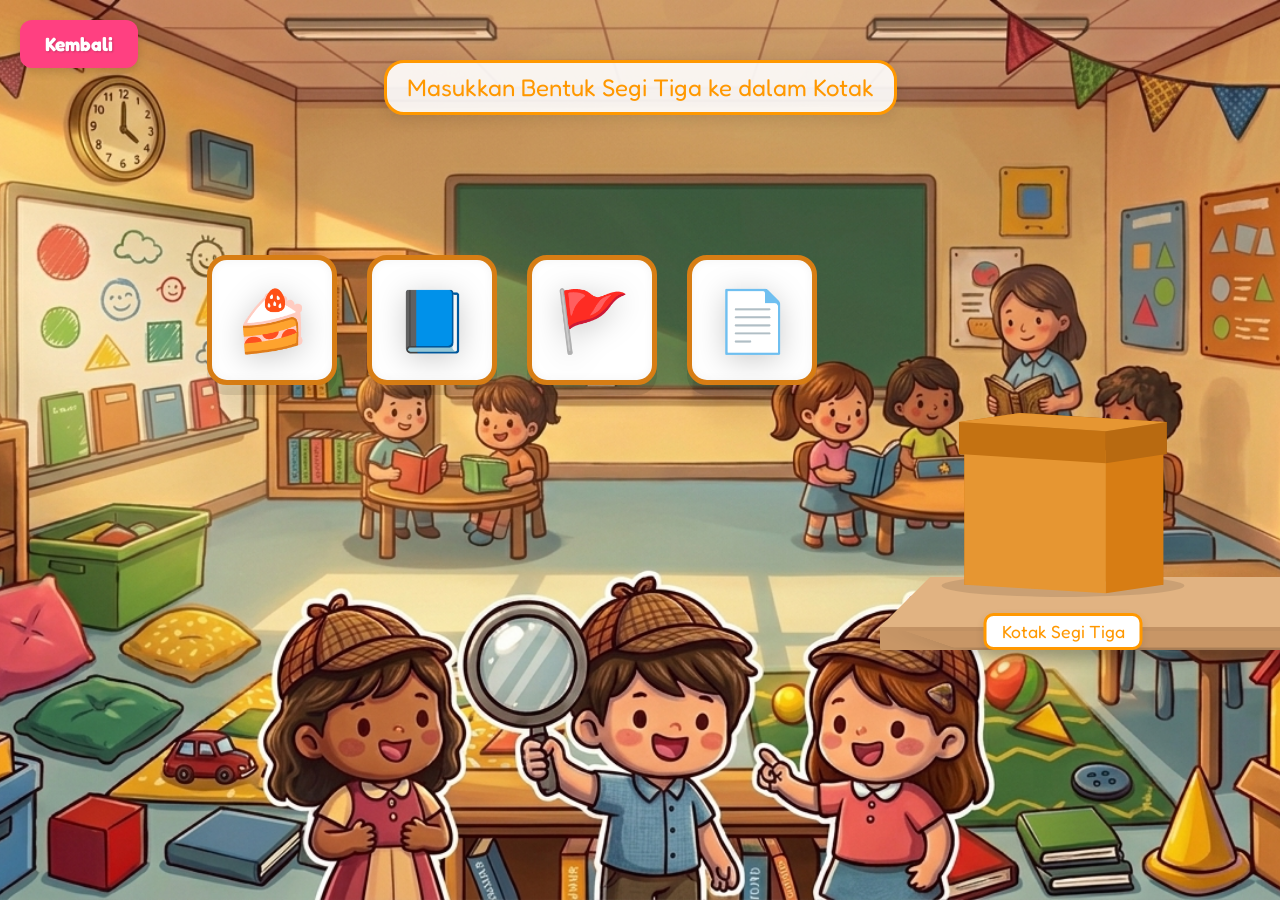
<file: radar-triangle.html>
<!DOCTYPE html>
<html lang="en">

<head>
    <meta charset="UTF-8">
    <meta name="viewport" content="width=device-width, initial-scale=1.0">
    <title>Radar Segi Tiga - Shape Eby! 🕵️‍♂️</title>
    <link rel="icon" type="image/png" href="assets/images/shapes.png">
    <link rel="preconnect" href="https://fonts.googleapis.com">
    <link rel="preconnect" href="https://fonts.gstatic.com" crossorigin>
    <link
        href="https://fonts.googleapis.com/css2?family=Fredoka:wght@300..700&family=Open+Sans:ital,wght@0,300..800;1,300..800&family=Coiny&display=swap"
        rel="stylesheet">
    <style>
        body {
            margin: 0;
            padding: 0;
            width: 100vw;
            height: 100vh;
            background-image: url('assets/images/page 4.png');
            background-size: cover;
            background-position: center;
            background-repeat: no-repeat;
            display: flex;
            flex-direction: column;
            justify-content: center;
            align-items: center;
            overflow: hidden;
            font-family: 'Fredoka', sans-serif;
        }

        .back-button {
            position: absolute;
            top: 20px;
            left: 20px;
            text-decoration: none;
            color: white;
            padding: 12px 25px;
            border-radius: 12px;
            font-size: 1.2rem;
            font-weight: bold;
            transition: transform 0.2s, box-shadow 0.2s;
            box-shadow: 0 4px 10px rgba(0, 0, 0, 0.15);
            text-shadow: 1px 1px 2px rgba(0, 0, 0, 0.2);
            background: #ff4081;
            z-index: 10;
            font-family: inherit;
        }

        .back-button:hover {
            transform: translateY(-3px) scale(1.05);
            box-shadow: 0 6px 15px rgba(0, 0, 0, 0.25);
        }

        /* Instructions */
        .instruction-tag {
            position: absolute;
            top: 60px;
            background: rgba(255, 255, 255, 0.9);
            padding: 10px 20px;
            border-radius: 20px;
            box-shadow: 0 4px 15px rgba(0, 0, 0, 0.1);
            color: #FF9800;
            /* Orange for Triangle Mission */
            font-size: 1.5rem;
            z-index: 15;
            border: 3px solid #FF9800;
        }

        /* Draggable Shapes */
        .shape-container {
            position: absolute;
            width: 100%;
            height: 100%;
            pointer-events: none;
            top: 0;
            left: 0;
            z-index: 10;
        }

        .shape.sorting {
            transform: scale(0) translate(0, 100px);
            opacity: 0;
            transition: all 0.5s ease-in;
        }

        /* Middle Item Slots */
        .middle-slots {
            position: absolute;
            left: 40%;
            top: 255px;
            transform: translateX(-50%);
            display: flex;
            flex-direction: row;
            gap: 30px;
            z-index: 2;
        }

        .item-slot {
            width: 120px;
            height: 120px;
            background: #FFFFFF;
            border: 5px solid #D77D14;
            border-radius: 20px;
            display: flex;
            justify-content: center;
            align-items: center;
            box-shadow:
                0 10px 0 rgba(0, 0, 0, 0.1),
                inset 0 0 10px rgba(0, 0, 0, 0.05);
            position: relative;
        }

        .item-slot::after {
            content: "";
            position: absolute;
            width: 100%;
            height: 20px;
            background: rgba(0, 0, 0, 0.05);
            bottom: -25px;
            border-radius: 10px;
            filter: blur(8px);
            z-index: -1;
        }

        .shape {
            position: absolute;
            font-size: 60px;
            cursor: grab;
            user-select: none;
            touch-action: none;
            pointer-events: auto;
            filter: drop-shadow(0 5px 15px rgba(0, 0, 0, 0.2));
            transition: transform 0.2s cubic-bezier(0.175, 0.885, 0.32, 1.275);
            z-index: 100;
        }

        /* Learning Popup */
        .learning-popup-overlay {
            position: fixed;
            top: 0;
            left: 0;
            width: 100vw;
            height: 100vh;
            background: rgba(0, 0, 0, 0.8);
            backdrop-filter: blur(8px);
            display: none;
            justify-content: center;
            align-items: center;
            z-index: 2000;
            animation: fadeIn 0.5s ease;
        }

        .learning-popup {
            background: white;
            padding: 40px;
            border-radius: 40px;
            border: 10px solid #FF9800;
            width: 80%;
            max-width: 600px;
            text-align: center;
            box-shadow: 0 20px 50px rgba(0, 0, 0, 0.5);
            animation: popUp 0.6s cubic-bezier(0.175, 0.885, 0.32, 1.275);
            position: relative;
            font-family: 'Open Sans', 'Fredoka', sans-serif;
        }

        .learning-popup h2 {
            color: #FF9800;
            font-size: 2.5rem;
            margin-bottom: 20px;
            font-family: 'Fredoka', sans-serif;
        }

        .learning-popup .explanation {
            font-size: 1.3rem;
            color: #333;
            line-height: 1.6;
            margin-bottom: 30px;
        }

        .learning-popup .comparison {
            display: flex;
            justify-content: center;
            gap: 20px;
            margin-bottom: 30px;
        }

        .comparison-item {
            background: #f0f0f0;
            padding: 15px;
            border-radius: 20px;
            font-size: 3rem;
            position: relative;
        }

        .comparison-item.wrong::after {
            content: "❌";
            position: absolute;
            top: -10px;
            right: -10px;
            font-size: 1.5rem;
        }

        .btn-continue {
            background: #FF4081;
            color: white;
            border: none;
            padding: 15px 40px;
            border-radius: 20px;
            font-size: 1.5rem;
            font-family: inherit;
            cursor: pointer;
            transition: transform 0.2s;
            box-shadow: 0 8px 0 #C2185B;
        }

        .btn-continue:hover {
            transform: translateY(-3px);
            box-shadow: 0 11px 0 #C2185B;
        }

        .btn-continue:active {
            transform: translateY(2px);
            box-shadow: 0 4px 0 #C2185B;
        }

        @keyframes fadeIn {
            from {
                opacity: 0;
            }

            to {
                opacity: 1;
            }
        }

        @keyframes popUp {
            from {
                transform: scale(0.5) translateY(100px);
                opacity: 0;
            }

            to {
                transform: scale(1) translateY(0);
                opacity: 1;
            }
        }

        .btn-start:active {
            transform: translateY(3px);
            box-shadow: 0 5px 0 #E65100;
        }

        .shelf-wrapper {
            position: absolute;
            right: -700px;
            bottom: 250px;
            width: auto;
            display: flex;
            justify-content: flex-end;
            align-items: center;
            z-index: 5;
        }

        .shelf {
            width: 1100px;
            border-bottom: solid 23px #C89666;
            position: relative;
            perspective: 150px;
            border-radius: 2px;
        }

        .shelf::after {
            content: "";
            position: absolute;
            bottom: -30px;
            left: 50px;
            right: 50px;
            height: 35px;
            background: transparent;
            transform: rotateX(-25deg);
            box-shadow: 0 25px 50px rgba(0, 0, 0, 0.3);
            z-index: -1;
        }

        .cases {
            width: calc(100% - 100px);
            display: flex;
            justify-content: space-around;
            border-bottom: solid 50px #E1B382;
            margin: 0 auto;
            box-sizing: border-box;
            position: relative;
        }

        .cases::before {
            content: "";
            width: 0px;
            height: 0px;
            border-style: solid;
            border-width: 0 0 50px 50px;
            border-color: transparent transparent #E1B382 transparent;
            position: absolute;
            left: -50px;
            bottom: -50px;
        }

        .cases::after {
            content: "";
            width: 0px;
            height: 0px;
            border-style: solid;
            border-width: 50px 0 0 50px;
            border-color: transparent transparent transparent #E1B382;
            position: absolute;
            right: -50px;
            bottom: -50px;
        }

        .case {
            width: 200px;
            height: 250px;
            position: relative;
            top: 43px;
            display: flex;
            justify-content: center;
            align-items: end;
            overflow: visible;
        }

        .box-wrapper {
            width: 260px;
            height: 260px;
            cursor: pointer;
            transition: transform 0.3s ease;
            position: relative;
            z-index: 10;
            margin-bottom: -20px;
        }

        svg#box-svg {
            width: 100%;
            height: 100%;
            transform: translateX(-45%);
        }

        .lid {
            transition: transform 0.6s cubic-bezier(0.4, 0, 0.2, 1);
        }

        .box-wrapper.open .lid-top {
            transform: translateY(-50px) rotateX(45deg);
            opacity: 0.8;
        }

        .box-label {
            position: absolute;
            bottom: -10px;
            left: 5%;
            transform: translateX(-50%);
            background: white;
            padding: 5px 15px;
            border-radius: 10px;
            border: 3px solid #FF9800;
            color: #FF9800;
            font-size: 1.1rem;
            white-space: nowrap;
            pointer-events: none;
            box-shadow: 0 4px 8px rgba(0, 0, 0, 0.1);
        }
    </style>
</head>

<body>
    <a href="radar-square.html" class="back-button">Kembali</a>
    <div class="instruction-tag">Masukkan Bentuk Segi Tiga ke dalam Kotak</div>

    <div class="shape-container" id="game-space">
        <div class="middle-slots">
            <div class="item-slot">
                <div class="shape" data-shape="triangle" style="--color: #FF5252;" onpointerdown="startDrag(event)">🍰
                </div>
            </div>
            <div class="item-slot">
                <div class="shape" data-shape="other" style="--color: #FFEB3B;" onpointerdown="startDrag(event)">📘
                </div>
            </div>
            <div class="item-slot">
                <div class="shape" data-shape="triangle" style="--color: #4CAF50;" onpointerdown="startDrag(event)">🚩
                </div>
            </div>
            <div class="item-slot">
                <div class="shape" data-shape="other" style="--color: #2196F3;" onpointerdown="startDrag(event)">📄
                </div>
            </div>
        </div>
    </div>

    <!-- Audio Feedback -->
    <audio id="sound-correct" src="assets/audio/catch correct.mp3"></audio>
    <audio id="sound-wrong" src="assets/audio/wrong catch.mp3"></audio>

    <!-- Voice Over -->
    <audio id="vo-finish" src="assets/audio/misi 1/popup segi tiga.ogg"></audio>
    <audio id="vo-start" src="assets/audio/misi 1/masukkan segi tiga.ogg"></audio>

    <div class="shelf-wrapper">
        <div class="shelf">
            <div class="cases">
                <div class="case"
                    style="width: 100%; display: flex; justify-content: center; transform: translateX(-250px);">
                    <div class="box-wrapper" id="box-container">
                        <svg id="box-svg" viewBox="190 90 120 100" version="1.1" xmlns="http://www.w3.org/2000/svg">
                            <g id="OBJECTS">
                                <g>
                                    <ellipse style="fill:rgba(0,0,0,0.1);" cx="250" cy="174.934" rx="56.059"
                                        ry="5.192" />
                                    <g>
                                        <polygon style="fill:#C47212;"
                                            points="230.955,103.212 296.266,107.195 296.266,174.486 230.955,170.504" />
                                        <polygon style="fill:#D77D14;"
                                            points="230.955,103.212 204.489,107.195 204.489,174.486 230.955,170.504" />
                                        <polygon style="fill:#E69632;"
                                            points="269.8,178.469 204.489,174.486 204.489,107.195 269.8,111.177" />
                                        <polygon style="fill:#D77D14;"
                                            points="269.8,178.469 296.266,174.486 296.266,107.195 269.8,111.177" />
                                        <g class="lid lid-top">
                                            <polygon style="fill:#B86A11;"
                                                points="230.096,95.174 201.986,99.404 201.986,114.173 230.096,109.943" />
                                            <polygon style="fill:#9E5A0E;"
                                                points="230.096,95.174 297.873,99.404 297.873,114.173 230.096,109.943" />
                                            <polygon style="fill:#C47212;"
                                                points="269.762,118.403 201.986,114.173 201.986,99.404 269.762,103.633" />
                                            <polygon style="fill:#B86A11;"
                                                points="269.762,118.403 297.873,114.173 297.873,99.404 269.762,103.633" />
                                            <polygon style="fill:#E69632;"
                                                points="201.986,99.404 230.096,95.174 297.873,99.404 269.762,103.633" />
                                        </g>
                                    </g>
                                </g>
                            </g>
                        </svg>
                        <div class="box-label">Kotak Segi Tiga</div>
                    </div>
                </div>
            </div>
        </div>
    </div>

    <div class="learning-popup-overlay" id="learning-popup">
        <div class="learning-popup">
            <h2>Hebat!</h2>
            <div class="explanation">
                Kamu sudah kumpulkan semua bentuk <b>Segi Tiga</b>! <br><br>
                Kenapa buku dan kertas salah?<br>Kerana mereka adalah bentuk <b>Segi Empat Tepat</b>
            </div>
            <div class="comparison">
                <div class="comparison-item wrong">📘</div>
                <div class="comparison-item wrong">📄</div>
                <div class="comparison-item">🍰</div>
                <div class="comparison-item">🚩</div>
            </div>
            <div class="explanation">
                Segi Tiga mempunyai 3 bucu yang tajam dan 3 sisi yang lurus!
            </div>
            <button class="btn-continue" onclick="closePopup()">Jom Terus!</button>
        </div>
    </div>

    <script>
        let dragItem = null;
        let offsetX, offsetY;
        let originalParent = null;
        let originalRect = null;
        const box = document.getElementById('box-container');
        const soundCorrect = document.getElementById('sound-correct');
        const soundWrong = document.getElementById('sound-wrong');
        const voFinish = document.getElementById('vo-finish');
        const voStart = document.getElementById('vo-start');

        window.addEventListener('load', () => {
             // Play instruction VO on load
             voStart.play().catch(() => {});
        });

        function startDrag(e) {
            dragItem = e.target;
            originalParent = dragItem.parentElement;
            originalRect = dragItem.getBoundingClientRect();

            document.body.appendChild(dragItem);

            offsetX = e.clientX - originalRect.left;
            offsetY = e.clientY - originalRect.top;

            dragItem.style.position = 'fixed';
            dragItem.style.zIndex = '1000';
            dragItem.style.margin = '0';
            dragItem.style.transform = 'none';
            dragItem.style.left = originalRect.left + 'px';
            dragItem.style.top = originalRect.top + 'px';

            dragItem.setPointerCapture(e.pointerId);
            dragItem.onpointermove = doDrag;
            dragItem.onpointerup = endDrag;
        }

        function doDrag(e) {
            if (!dragItem) return;

            const x = e.clientX - offsetX;
            const y = e.clientY - offsetY;

            dragItem.style.left = x + 'px';
            dragItem.style.top = y + 'px';

            const boxRect = box.getBoundingClientRect();
            const itemRect = dragItem.getBoundingClientRect();

            if (
                itemRect.right > boxRect.left &&
                itemRect.left < boxRect.right &&
                itemRect.bottom > boxRect.top &&
                itemRect.top < boxRect.bottom
            ) {
                box.classList.add('open');
            } else {
                box.classList.remove('open');
            }
        }

        function endDrag(e) {
            if (!dragItem) return;

            const boxRect = box.getBoundingClientRect();
            const itemRect = dragItem.getBoundingClientRect();
            const isTriangle = dragItem.dataset.shape === 'triangle';

            if (
                itemRect.right > boxRect.left &&
                itemRect.left < boxRect.right &&
                itemRect.bottom > boxRect.top &&
                itemRect.top < boxRect.bottom
            ) {
                if (isTriangle) {
                    soundCorrect.play();
                    dragItem.classList.add('sorting');
                    setTimeout(() => {
                        dragItem.remove();
                        dragItem = null;
                        box.classList.remove('open');
                        checkWin();
                    }, 500);
                } else {
                    soundWrong.play();
                    snapBack();
                }
            } else {
                snapBack();
            }
        }

        function snapBack() {
            if (!dragItem) return;

            dragItem.style.transition = 'all 0.4s cubic-bezier(0.175, 0.885, 0.32, 1.275)';
            dragItem.style.left = originalRect.left + 'px';
            dragItem.style.top = originalRect.top + 'px';

            setTimeout(() => {
                dragItem.style.transition = '';
                dragItem.style.position = 'absolute';
                dragItem.style.left = '';
                dragItem.style.top = '';
                originalParent.appendChild(dragItem);

                dragItem.onpointermove = null;
                dragItem.onpointerup = null;
                dragItem = null;
                box.classList.remove('open');
            }, 400);
        }

        function checkWin() {
            const remainingTriangle = document.querySelectorAll('.shape[data-shape="triangle"]:not(.sorting)');
            if (remainingTriangle.length === 0) {
                document.querySelector('.instruction-tag').innerHTML = "Hebat! Kamu sudah jumpa semua bentuk segi tiga! ⭐⭐⭐";
                setTimeout(() => {
                    document.getElementById('learning-popup').style.display = 'flex';
                    voFinish.play();
                }, 1000);
            }
        }

        function closePopup() {
            window.location.href = "radar-rectangle.html";
        }
    </script>
    <!-- Background Music -->
    <audio id="bg-music" loop src="assets/audio/bckgrnd music.mp3"></audio>
    <script>
        const bgMusic = document.getElementById('bg-music');
        bgMusic.volume = 0.3;
        const savedTime = localStorage.getItem('bgMusicTime');
        if (savedTime) bgMusic.currentTime = parseFloat(savedTime);
        const playMusic = () => {
            bgMusic.play().catch(() => {
                document.addEventListener('click', () => bgMusic.play(), { once: true });
            });
        };
        playMusic();
        setInterval(() => { localStorage.setItem('bgMusicTime', bgMusic.currentTime); }, 1000);

        // Hover sound for all interactive elements
        const hoverSound = document.createElement('audio');
        hoverSound.id = 'hover-sound';
        hoverSound.src = 'assets/audio/catch correct.mp3';
        document.body.appendChild(hoverSound);

        document.querySelectorAll('button, a, .mission-card, .shape').forEach(el => {
            el.addEventListener('mouseenter', () => {
                hoverSound.currentTime = 0;
                hoverSound.play().catch(() => {});
            });
        });
    </script>
</body>

</html>
</file>
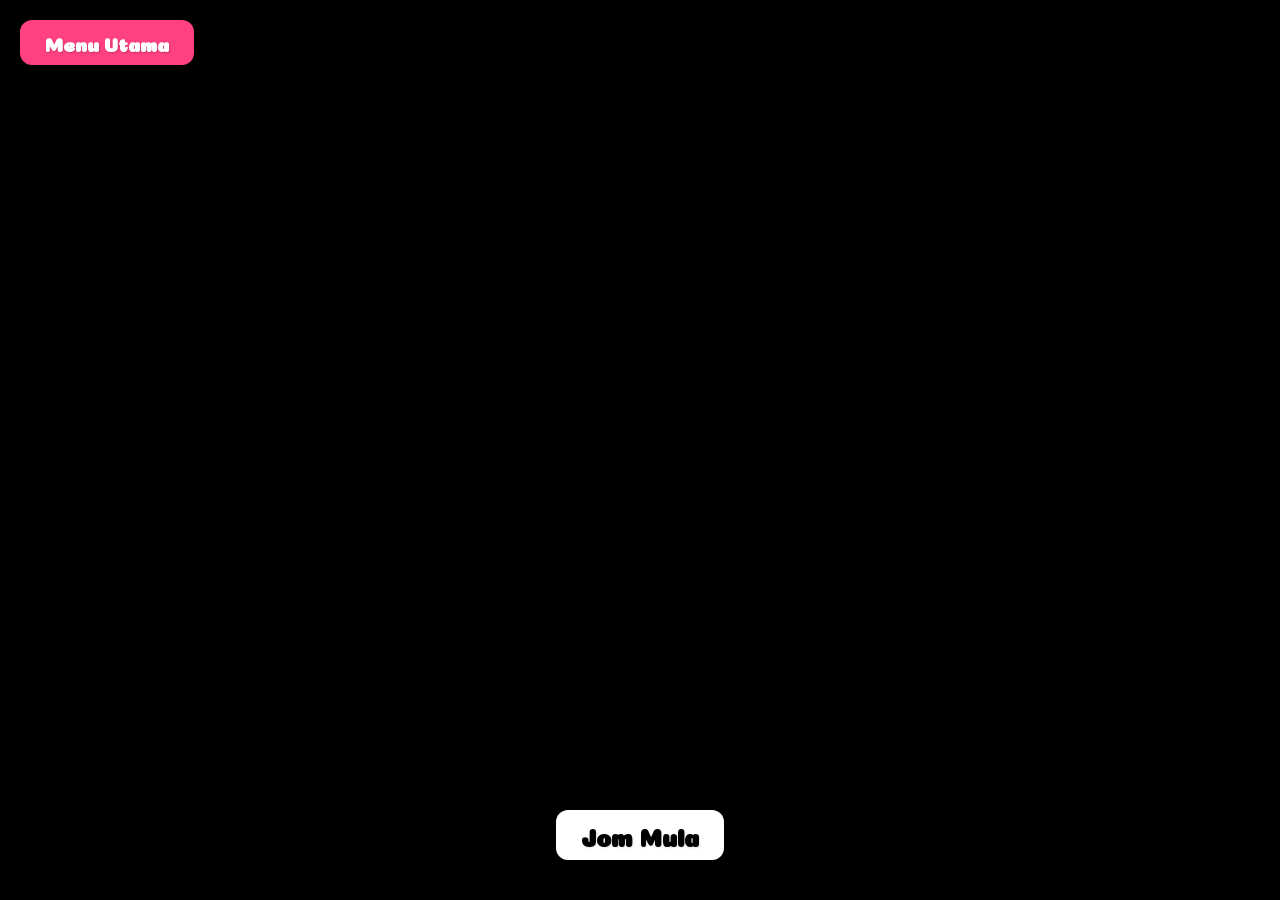
<file: radar.html>
<!DOCTYPE html>
<html lang="en">

<head>
    <meta charset="UTF-8">
    <meta name="viewport" content="width=device-width, initial-scale=1.0">
    <title>Misi Radar - Shape Eby! 🕵️‍♂️</title>
    <link rel="icon" type="image/png" href="assets/images/shapes.png">
    <link rel="preconnect" href="https://fonts.googleapis.com">
    <link rel="preconnect" href="https://fonts.gstatic.com" crossorigin>
    <link href="https://fonts.googleapis.com/css2?family=Coiny&display=swap" rel="stylesheet">
    <style>
        body {
            margin: 0;
            padding: 0;
            width: 100vw;
            height: 100vh;
            background-color: #000;
            display: flex;
            justify-content: center;
            align-items: center;
            overflow: hidden;
            font-family: 'Coiny', system-ui;
        }

        #bg-video {
            position: fixed;
            top: 0;
            left: 0;
            width: 100%;
            height: 100%;
            object-fit: cover;
            z-index: -1;
            opacity: 0;
            transition: opacity 1s ease-in-out;
        }

        #bg-video.loaded {
            opacity: 1;
        }

        .back-button {
            position: absolute;
            top: 20px;
            left: 20px;
            text-decoration: none;
            color: white;
            padding: 12px 25px;
            border-radius: 12px;
            font-size: 1.2rem;
            font-weight: bold;
            transition: transform 0.2s, box-shadow 0.2s;
            box-shadow: 0 4px 10px rgba(0, 0, 0, 0.15);
            text-shadow: 1px 1px 2px rgba(0, 0, 0, 0.2);
            background: #ff4081; /* Pink for Back */
            font-family: 'Coiny', system-ui;
            z-index: 10;
        }

        .back-button:hover {
            transform: translateY(-3px) scale(1.05);
            box-shadow: 0 6px 15px rgba(0, 0, 0, 0.25);
        }
        /* Action Buttons at the bottom */
        .button-container {
            position: absolute;
            bottom: 40px;
            left: 50%;
            transform: translateX(-50%);
            display: flex;
            gap: 30px;
            z-index: 20;
        }

        .action-button {
            text-decoration: none;
            color: #020202;
            padding: 12px 25px;
            border-radius: 12px;
            font-size: 1.5rem;
            font-weight: bold;
            transition: transform 0.2s, box-shadow 0.2s;
            box-shadow: 0 4px 10px rgba(0, 0, 0, 0.15);
            text-shadow: 1px 1px 2px rgba(0, 0, 0, 0.1);
            background: #ffffff;
            font-family: 'Coiny', system-ui;
            border: none;
            animation: pulse 2s infinite ease-in-out;
            cursor: pointer;
        }

        .action-button:hover {
            transform: translateY(-3px) scale(1.05);
            box-shadow: 0 6px 15px rgba(0, 0, 0, 0.25);
        }

        @keyframes pulse {
            0%, 100% { transform: scale(1); }
            50% { transform: scale(1.05); }
        }
    </style>
</head>

<body>
    <video autoplay muted playsinline id="bg-video">
        <source src="assets/videos/page 3 vid.mp4" type="video/mp4">
        Your browser does not support the video tag.
    </video>
    <a href="next.html" class="back-button">Menu Utama</a>

    <div class="button-container">
        <!-- Start Button -->
        <a href="radar-start.html" class="action-button" style="--btn-color: #4caf50;">
            <span></span>
            Jom Mula
        </a>
    </div>

    <audio id="vo-title" src="assets/audio/misi 1/radar bentuk.ogg"></audio>

    <audio id="bg-music" loop src="assets/audio/bckgrnd music.mp3"></audio>
    <script>
        const video = document.getElementById('bg-video');
        const voTitle = document.getElementById('vo-title');
        const bgMusic = document.getElementById('bg-music');
        bgMusic.volume = 0.3;

        const savedTime = localStorage.getItem('bgMusicTime');
        if (savedTime) bgMusic.currentTime = parseFloat(savedTime);

        const playMusic = () => {
            bgMusic.play().catch(() => {
                document.addEventListener('click', () => bgMusic.play(), { once: true });
            });
        };
        playMusic();
        setInterval(() => { localStorage.setItem('bgMusicTime', bgMusic.currentTime); }, 1000);

        // Hover sound for all interactive elements
        const hoverSound = document.createElement('audio');
        hoverSound.id = 'hover-sound';
        hoverSound.src = 'assets/audio/catch correct.mp3';
        document.body.appendChild(hoverSound);

        document.querySelectorAll('button, a, .mission-card').forEach(el => {
            el.addEventListener('mouseenter', () => {
                hoverSound.currentTime = 0;
                hoverSound.play().catch(() => {});
            });
        });

        // Play title audio on load
        window.addEventListener('load', () => {
            voTitle.play().catch(error => {
                console.log("Autoplay prevented. Audio will play on first interaction.");
            });
        });

        // Smoothly fade in when metadata is ready
        video.addEventListener('loadedmetadata', () => {
            video.classList.add('loaded');
        });

        // Precision Loop Handler
        video.ontimeupdate = function () {
            // Buffer of 0.2 seconds before the end to avoid the "jump"
            if (this.currentTime > this.duration - 0.2) {
                this.currentTime = 0;
                this.play();
            }
        };

        // Fallback for standard loop
        video.onended = function () {
            this.currentTime = 0;
            this.play();
        };
    </script>
</body>

</html>
</file>
<file: css/style.css>
* {
    margin: 0;
    padding: 0;
    box-sizing: border-box;
}

body {
    background-color: #000;
    overflow: hidden;
    width: 100vw;
    height: 100vh;
}

.video-container {
    position: fixed;
    top: 0;
    left: 0;
    width: 100%;
    height: 100%;
    z-index: 1;
}

#bg-video {
    width: 100%;
    height: 100%;
    object-fit: cover;
}

#video-button-link {
    position: fixed;
    bottom: 5%; /* Position it near the bottom */
    left: 50%;
    transform: translateX(-50%);
    width: 300px; /* Adjust width to match the video button */
    height: 105px; /* Adjust height to match the video button */
    z-index: 10;
    cursor: pointer;
    background: rgba(255, 255, 255, 0.2); /* Temporary semi-transparent color so you can see the hitbox */
    border: 2px dashed rgba(255, 255, 255, 0.5);
    border-radius: 50px;
}

#video-button-link:hover {
    background: rgba(255, 255, 255, 0.3);
}
</file>
